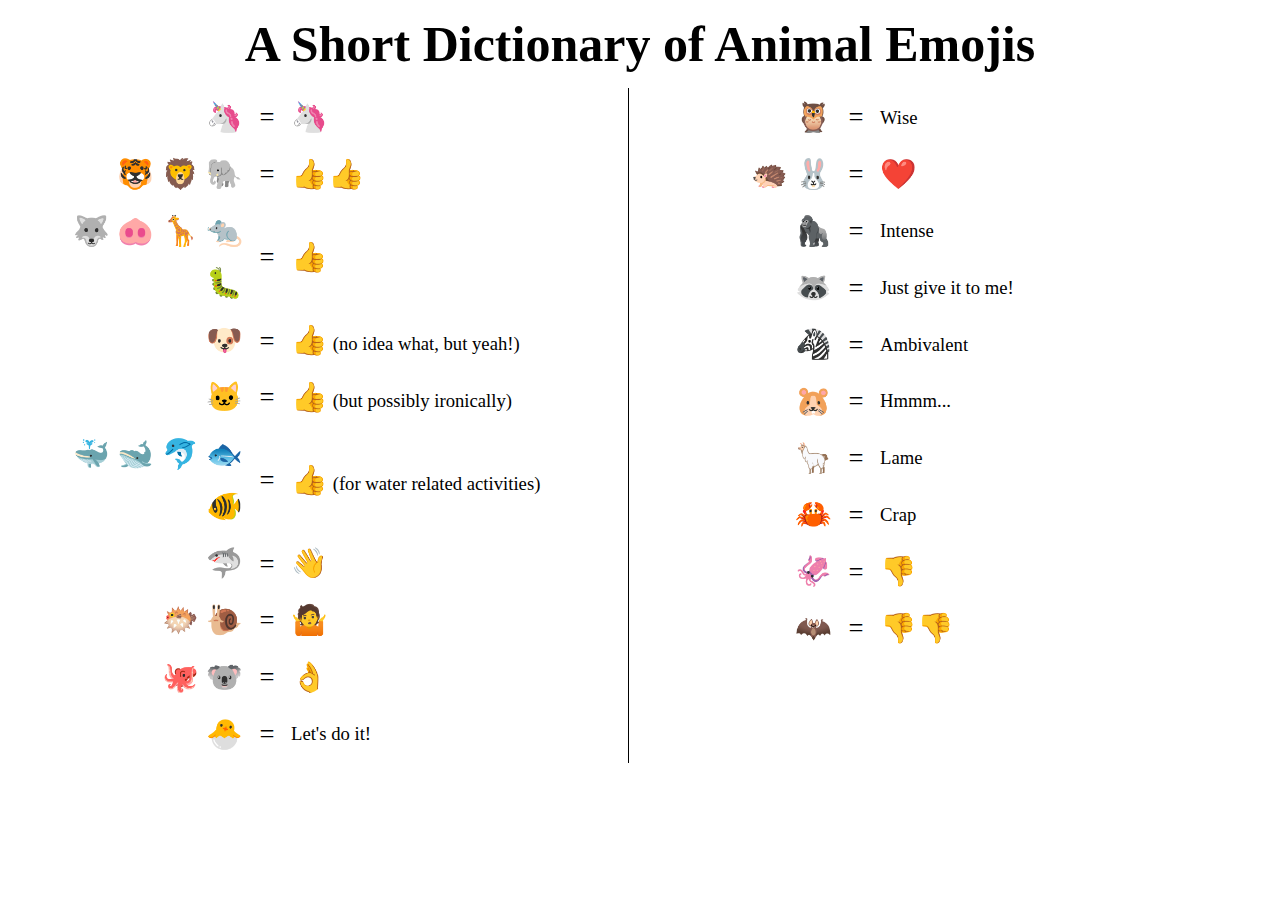
<file: animal-emojis.html>
<!DOCTYPE html>
<html>

<head>
  <meta charset="UTF-8">
  <meta name="description" content="A Short Dictionary of Animal Emojis">
  <title>A Short Dictionary of Animal Emojis</title>
  <style>
    body {
      margin: auto;
    }
    
    h1 {
      text-align: center;
      margin: 15px auto 15px ;
      font-size: 50px;
    }

    span {
      font-size: 22pt;
    }

    td {
      font-size: 14pt;
      line-height: 1.8;
    }

    td:first-child {
      text-align: right;
      width: 200px;
    }

    td:nth-child(2) {
      font-size: 20pt;
      text-align: center;
      width: 40px;
    }

    td:nth-child(3) {
      text-align: left;
    }

    .row {
      width: 1200px;
      margin: auto;
    }

    .column {
      float: left;
      width: 49%;
    }

    .column:first-child {
      border-right-color: black;
      border-right-width: 1px;
      border-right-style: solid;
    }

    /* Clear floats after the columns */
    .row:after {
      content: "";
      display: table;
      clear: both;
    }
  </style>
</head>

<body>
  <header>
    <h1>A Short Dictionary of Animal Emojis</h1>
  </header>
  <main>
    <div class="row">
      <div class="column">
        <table>
          <tbody>
            <tr>
              <td><span role="img" aria-label="">🦄</span></td><!-- Unicorn -->
              <td>=</td>
              <td><span role="img" aria-label="">🦄</span></td>
            </tr>

            <tr>
              <td><span role="img" aria-label="">🐯 🦁 🐘</span></td><!-- Tiger, Lion, Elephant  -->
              <td>=</td>
              <td><span role="img" aria-label="">👍👍</span></td>
            </tr>

            <tr>
              <td><span role="img" aria-label="">🐺 🐽 🦒 🐀 🐛</span></td><!-- Wolf, -->
              <td>=</td>
              <td><span role="img" aria-label="">👍</span></td>
            </tr>

            <tr>
              <td><span role="img" aria-label="dog">🐶</span></td>
              <td>=</td>
              <td><span role="img" aria-label="">👍</span> (no idea what, but yeah!)</td>
            </tr>

            <tr>
              <td><span role="img" aria-label="cat">🐱</span></td>
              <td>=</td>
              <td><span role="img" aria-label="">👍</span> (but possibly ironically)</td>
            </tr>

            <tr>
              <td><span role="img" aria-label="">🐳 🐋 🐬 🐟 🐠 </span></td>
              <td>=</td>
              <td><span role="img" aria-label="">👍</span> (for water related activities)</td>
            </tr>
            <tr>
              <td><span role="img" aria-label="shark">🦈</span></td>
              <td>=</td>
              <td><span role="img">👋</span></td>
            </tr>

            <tr>
              <td><span role="img" aria-label="blowfish snail">🐡 🐌</span></td>
              <td>=</td>
              <td><span role="img" aria-label="">🤷</span></td>
            </tr>

            <tr>
              <td><span role="img" aria-label="">🐙 🐨</span></td><!-- Octopus, Koala -->
              <td>=</td>
              <td><span role="img" aria-label="">👌</span></td>
            </tr>

            <tr>
              <td><span role="img" aria-label="">🐣</span></td><!-- Chick -->
              <td>=</td>
              <td>Let's do it!</td>
            </tr>
          </tbody>
        </table>
      </div>
      <div class="column">
        <table>
          <tbody>
            <tr>
              <td><span role="img" aria-label="">🦉</span></td><!-- Owl -->
              <td>=</td>
              <td>Wise</td>
            </tr>
        
            <!-- <tr>
              <td><span role="img" aria-label="">🦊</span></td>
              <td>=</td>
              <td>Smart</td>
            </tr> -->

            <tr>
              <td><span role="img" aria-label="">🦔 🐰</span></td><!-- Hedgehog -->
              <td>=</td>
              <td><span role="img" aria-label="">❤️</span></td>
            </tr>

            <tr>
              <td><span role="img" aria-label="">🦍</span></td><!-- Gorilla -->
              <td>=</td>
              <td>Intense</td>
            </tr>

            <tr>
              <td><span role="img" aria-label="">🦝</span></td><!-- Raccoon -->
              <td>=</td>
              <td>Just give it to me!</td>
            </tr>

            <tr>
              <td><span role="img" aria-label="">🦓</span></td><!-- Zebra -->
              <td>=</td>
              <td>Ambivalent</td>
            </tr>

            <tr>
              <td><span role="img" aria-label="">🐹</span></td><!-- Hamster -->
              <td>=</td>
              <td>Hmmm...</td>
            </tr>

            <tr>
              <td><span role="img" aria-label="">🦙</span></td><!-- Llama -->
              <td>=</td>
              <td>Lame</td>
            </tr>

            <tr>
              <td><span role="img" aria-label="">🦀</span></td><!-- Crab -->
              <td>=</td>
              <td>Crap</td>
            </tr>

            <tr>
              <td><span role="img" aria-label="">🦑</span></td><!-- Squid -->
              <td>=</td>
              <td><span role="img" aria-label="">👎</span></td>
            </tr>

            <tr>
              <td><span role="img" aria-label="">🦇</span></td><!-- Bat -->
              <td>=</td>
              <td><span role="img" aria-label="">👎👎</span></td>
            </tr>
          </tbody>
        </table>
      </div>
    </div>
  </main>
</body>

</html>
</file>
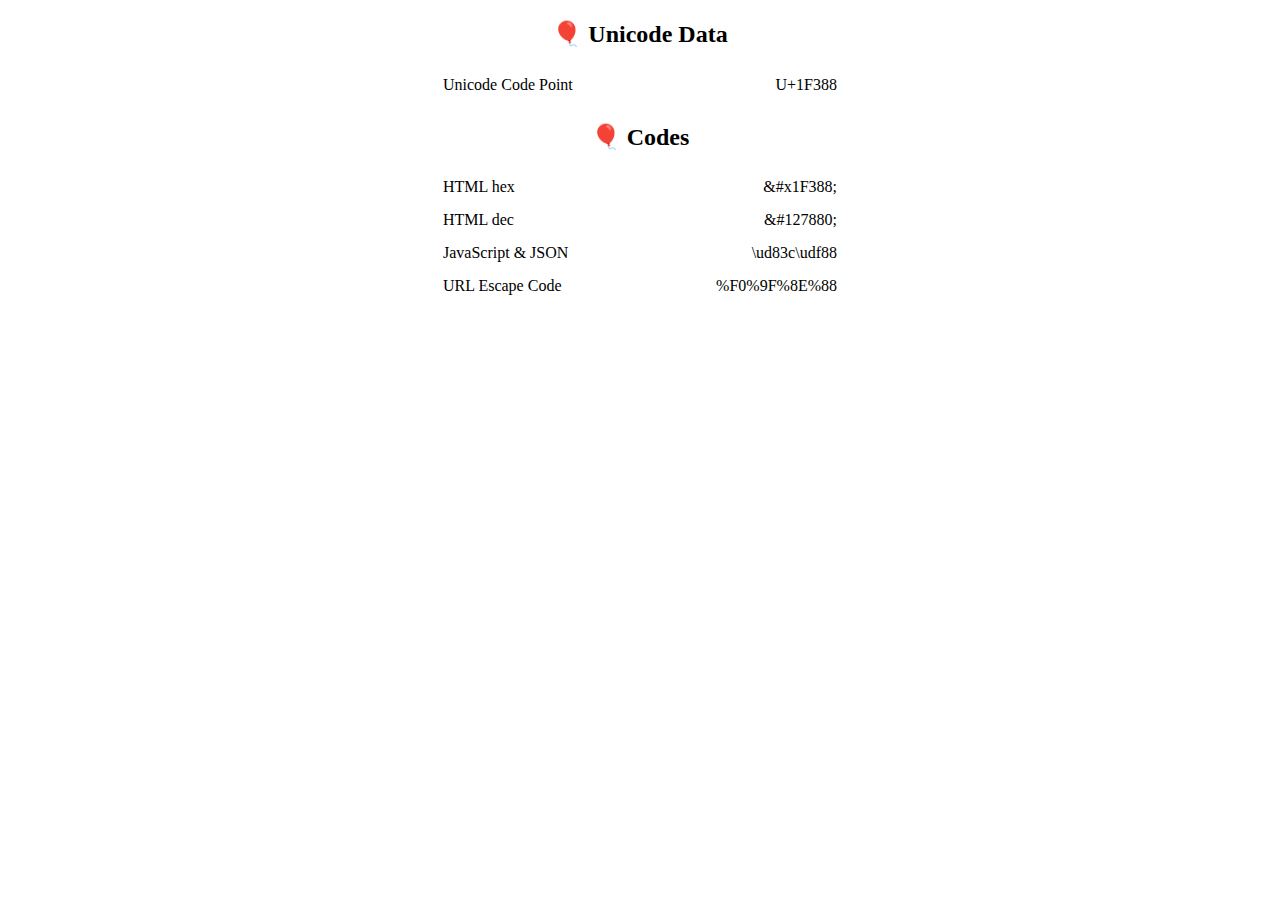
<file: balloon.html>
<!DOCTYPE html>
<html>
<head>
  <meta charset="UTF-8">
  <meta name="description" content="Balloon">
  <title>🎈 Balloon</title>
  <style>
    body { width: 400px; margin: auto; }
    table { width: 400px; }
    h2 { text-align: center; }
    td { line-height: 1.8; } 
    td:first-child { text-align: left; }
    td:nth-child(2) { text-align: right; }
  </style>
</head>

<body>
  <section>
    <h2>🎈 Unicode Data</h2>
    <table> 
      <tbody>
        <tr>
          <td>Unicode Code Point</td>
          <td>U+1F388</td>
        </tr>
      </tbody>
    </table>
  </section>

  <section>
    <h2>🎈 Codes</h2>
    <table>
      <tbody>
        <tr>
          <td>HTML hex</td>
          <td>&amp;#x1F388;</td>
        </tr>
        <tr>
          <td>HTML dec</td>
          <td>&amp;#127880;</td>
        </tr>
        <tr>
          <td>JavaScript &amp; JSON</td>
          <td>\ud83c\udf88</td>
        </tr>
        <tr>
          <td>URL Escape Code</td>
          <td>%F0%9F%8E%88</td>
        </tr>
     </tbody>
    </table>
  </section>
</body>
</html>
</file>
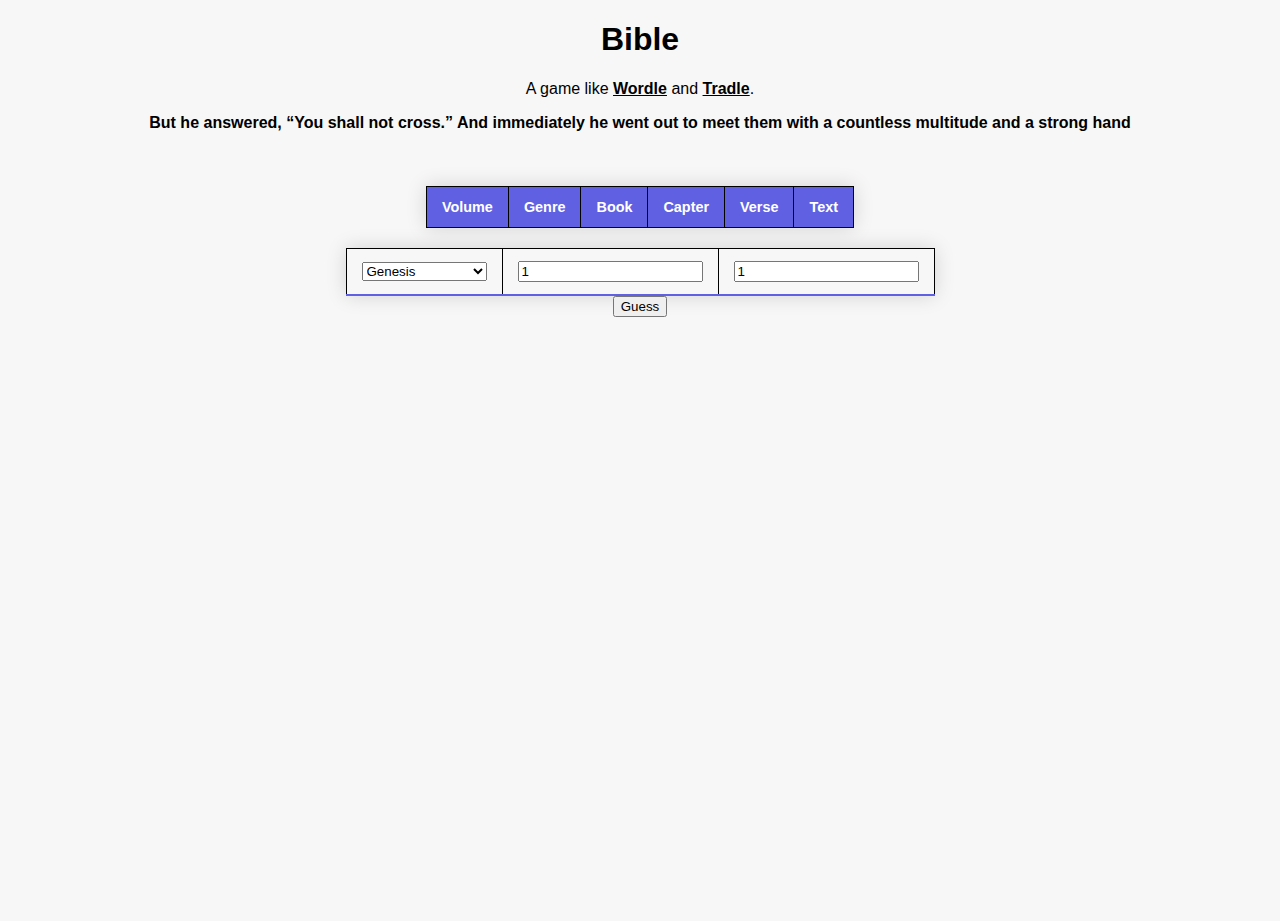
<file: bible.html>
<!DOCTYPE html>
<html lang="en">

<head>
    <meta charset="UTF-8">
    <meta name="viewport" content="width=device-width, initial-scale=1.0">
    <meta name="description" content="Bible, a game like Wordle and Tradle">
    <title>Bible</title>
    <link rel="icon" href="favicon.svg">
    <link rel="stylesheet" type="text/css" href="stylesheet.css">
    <script defer src="bible/bible.js"></script>
    <style>
        body {
            justify-content: center;
            align-items: center;
            height: 100vh;
            margin: 0;
        }

        .centered-section {
            text-align: center;
        }

        table {
            border-collapse: collapse;
            width: 800;
            margin-top: 20px;
            /* Adjust as needed */
        }

        table,
        th,
        td {
            border: 1px solid black;
        }
    </style>
</head>

<body>
    <header>
        <h1>Bible</h1>
        <p>A game like <a href="https://www.nytimes.com/games/wordle/index.html">Wordle</a> and <a
                href="https://games.oec.world/en/tradle/">Tradle</a>.</p>
    </header>
    <main>
        <blockquote>
            <p id="verse-content" style="font-weight: bold;"></p>
            <cite id="verse-citation" style="color: #f7f7f7;"></cite>
        </blockquote>
        <table>
            <thead>
                <tr>
                    <th>Volume</th>
                    <th>Genre</th>
                    <th>Book</th>
                    <th>Capter</th>
                    <th>Verse</th>
                    <th>Text</th>
                </tr>
            </thead>
            <tbody id='user-guesses'>
            </tbody>
        </table>
        <form>
            <table>
                <tbody id="user-input">
                </tbody>
            </table>
            <button type="button" onclick="submitGuess()">Guess</button>
        </form>
    </main>
</body>

</html>
</file>
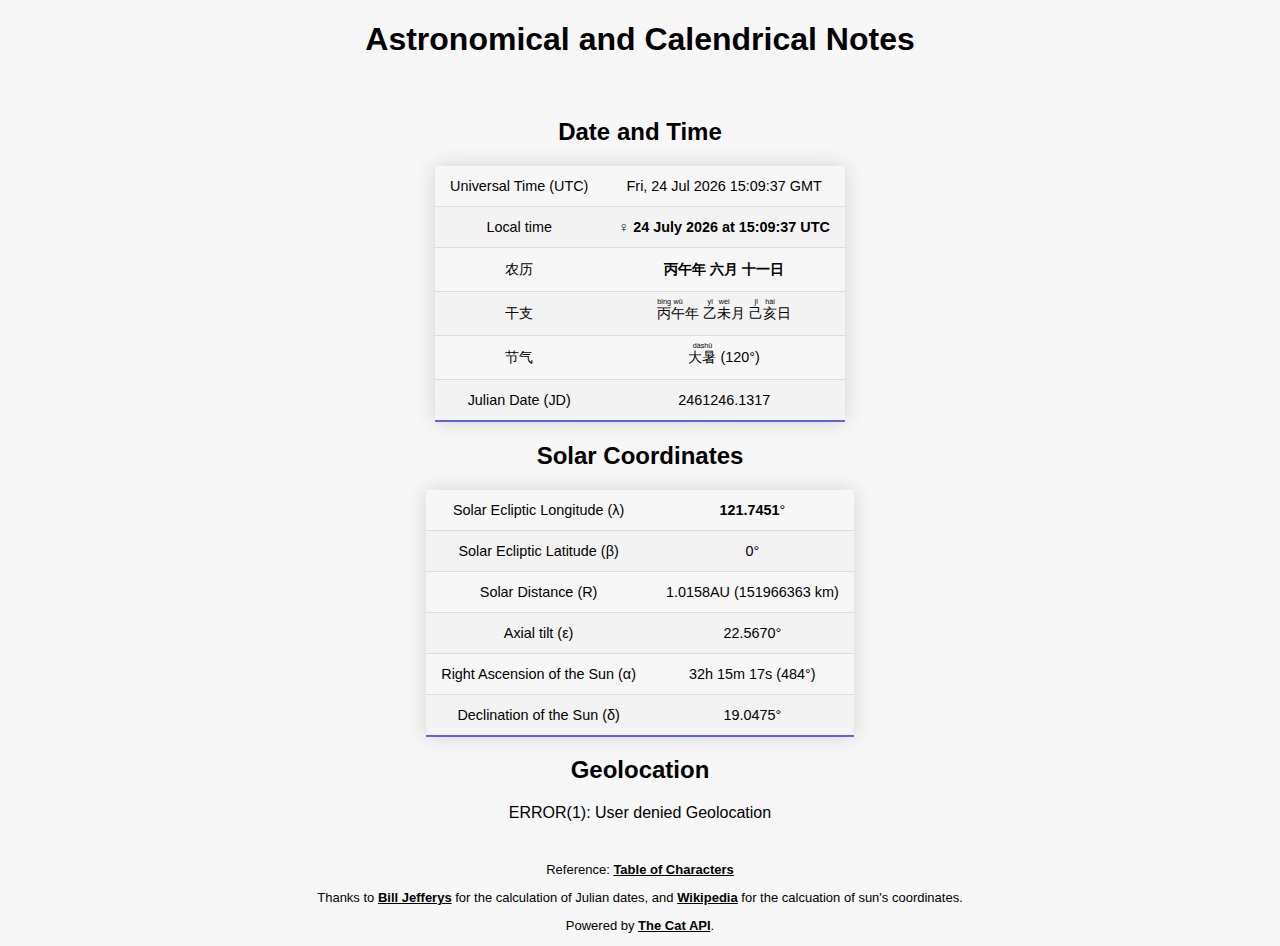
<file: calendar.html>
<!DOCTYPE html>
<html>

<head>
  <meta charset="UTF-8">
  <meta name="description" content="日历">
  <title>日历</title>
  <link rel="icon" href="favicon.svg">
  <link rel="stylesheet" type="text/css" href="stylesheet.css">
  <script src="calendar/symbols.js"></script>
  <script src="calendar/solar-coordinates.js"></script>
  <script src="calendar/sexagenary-cycle.js"></script>
  <script src="calendar/utils.js"></script>
</head>

<body>
  <header>
    <h1>Astronomical and Calendrical Notes</h1>
  </header>
  <main>
    <section>
      <img id='cat-of-the-day'></img>
      <script>
        let requestCatMeta = new XMLHttpRequest();
        requestCatMeta.onload = function () {
          let url = requestCatMeta.response[0].url;
          document.getElementById("cat-of-the-day").setAttribute("src", url);
        }
        requestCatMeta.onerror = function () {
          console.error("Error while retrieving cat.");
        }
        requestCatMeta.open("GET", "https://api.thecatapi.com/v1/images/search");
        requestCatMeta.responseType = "json";
        requestCatMeta.send();
      </script>
    </section>
    <section>
      <h2>Date and Time</h2>
      <table>
        <tbody>
          <tr>
            <td>Universal Time (UTC)</td>
            <td id="utc-datetime"></td>
          </tr>
          <tr>
            <td>Local time</td>
            <td><strong id="local-datetime"></strong></td>
          </tr>
          <tr>
            <td>农历</td>
            <td><strong id="nongli"></strong></td>
          </tr>
          <tr>
            <td>干支</td>
            <td id="sexagenary-date"></td>
          </tr>
          <tr>
            <td>节气</td>
            <td id="solar-term"></td>
          </tr>
          <tr>
            <td>Julian Date (JD)</td>
            <td id="julian-date"></td>
          </tr>
          <!--
          <tr>
            <td>卦</td>
            <td id="gua"></td>
          </tr>
        -->
        </tbody>
      </table>
    </section>
    <section>
      <h2>Solar Coordinates</h2>
      <table>
        <tbody>
          <tr>
            <td>Solar Ecliptic Longitude (&lambda;)</td>
            <td class="degree"><strong id="solar-longitude"></strong></td>
          </tr>
          <tr>
            <td>Solar Ecliptic Latitude (&beta;)</td>
            <td class="degree" id="solar-latitude"></td>
          </tr>
          <tr>
            <td>Solar Distance (R)</td>
            <td id="solar-distance"></td>
          </tr>
          <tr>
            <td>Axial tilt (&epsilon;)</td>
            <td class="degree" id="axial-tilt"></td>
          </tr>
          <tr>
            <td>Right Ascension of the Sun (&alpha;)</td>
            <td id="right-ascension"></td>
          </tr>
          <tr>
            <td>Declination of the Sun (&delta;)</td>
            <td class="degree" id="declination"></td>
          </tr>
        </tbody>
      </table>
    </section>
    <section>
      <h2>Geolocation</h2>
      <p id="geolocation"></p>
    </section>
  </main>
  <footer>
    <p style="text-align: center;">Reference: <a href="characters.html">Table of Characters</a></p>
    <p>Thanks to <a href="https://quasar.as.utexas.edu/BillInfo/JulianDatesG.html">Bill Jefferys</a> for the calculation
      of Julian dates,
      and <a href="https://en.wikipedia.org/wiki/Position_of_the_Sun">Wikipedia</a> for the calcuation of sun's
      coordinates.</p>
    <p>Powered by <a href="https://thecatapi.com/">The Cat API</a>.</p>
    </p>
  </footer>
  <script>
    /*
    function getCustomDateString(date) {
      let weekday = date.getDay();
      weekday = PLANETARY_SYMBOLS[weekday][0];
      date = date.toLocaleDateString("ar-EG").replace(/\//g, "-");
      // let latinDate = convertToLatinDate(date.getFullYear(), date.getMonth(), date.getDate());
      return weekday + " " + latinDate;
    }
    */

    navigator.geolocation.getCurrentPosition(
      function (pos) {
        const crd = pos.coords;
        document.getElementById("geolocation").textContent = `Latitude : ${crd.latitude}, Longitude: ${crd.longitude}, Accuracy: ${crd.accuracy} meters.`;
      },
      function (err) {
        document.getElementById("geolocation").textContent = `ERROR(${err.code}): ${err.message}`;
      },
      options = {
        enableHighAccuracy: true,
        timeout: 5000,
        maximumAge: 0,
      }
    );

    let now = new Date();
    document.getElementById("utc-datetime").textContent = now.toUTCString();
    document.getElementById("local-datetime").textContent = getLocalDatetime(now);

    setChineseDate(now, 'nongli');

    let julianDate = calculateJulianDate(now);
    let { longitude, latitude, distance } = calculateSolarEclipicCoordinates(julianDate);

    document.getElementById("sexagenary-date").innerHTML = getSexagenaryDate(now, longitude);
    document.getElementById("solar-term").innerHTML = getSolarTerm(longitude);
    document.getElementById("julian-date").textContent = julianDate.toFixed(4);

    document.getElementById("solar-longitude").textContent = longitude.toFixed(4);
    document.getElementById("solar-latitude").textContent = latitude;
    document.getElementById("solar-distance").textContent = `${distance.toFixed(4)}AU (${Math.round(distance * ASTRONOMICAL_UNIT / 1000)} km)`;

    let obliquity = calculateAxialTilt(julianDate);
    document.getElementById("axial-tilt").textContent = obliquity.toFixed(4);

    let { rightAscension, declination } = calculateEquitorialCoordiantes(longitude, obliquity);
    let { degree, minute, second } = getHourMinuteSecond(rightAscension);
    document.getElementById("right-ascension").textContent = `${degree}h ${minute}m ${second.toFixed(0)}s (${rightAscension.toFixed(0)}°)`;
    document.getElementById("declination").textContent = declination.toFixed(4);

  </script>
</body>

</html>
</file>
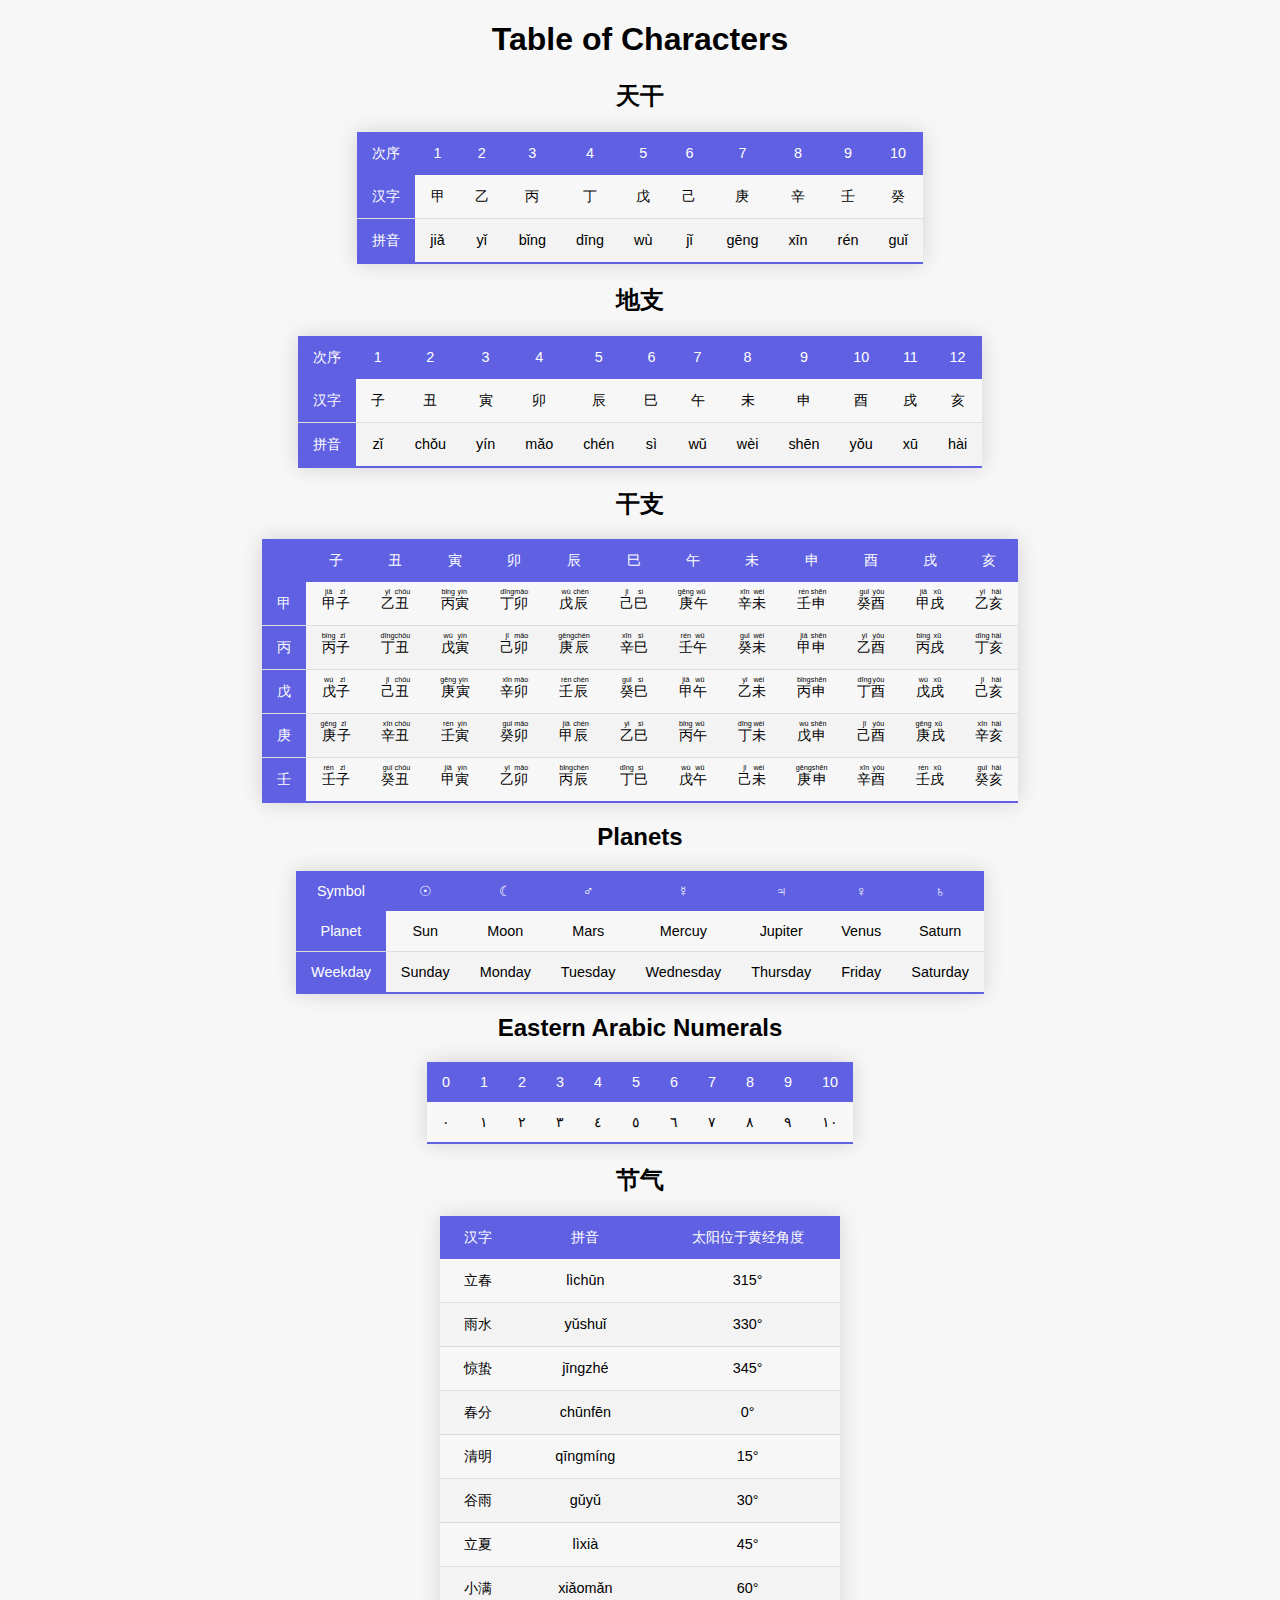
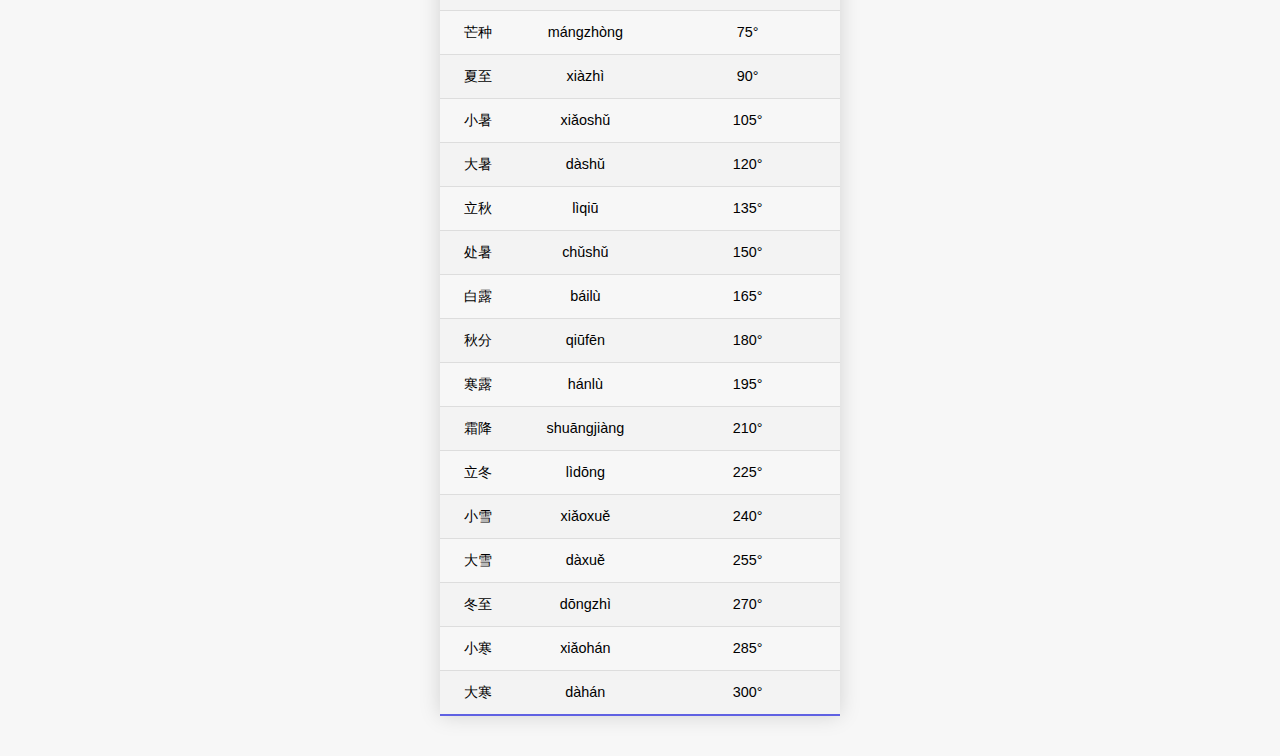
<file: characters.html>
<!DOCTYPE html>
<html>

<head>
  <meta charset="UTF-8">
  <meta name="description" content="Table of Characters">
  <title>Table of Characters</title>
  <link rel="icon" href="favicon.svg">
  <link rel="stylesheet" type="text/css" href="stylesheet.css">
  <script src="calendar/symbols.js"></script>
  <script src="calendar/sexagenary-cycle.js"></script>
  <script src="calendar/utils.js"></script>
</head>

<body>
  <header>
    <h1>Table of Characters</h1>
  </header>
  <main>
    <section>
      <h2>天干</h2>
      <table id="tiangan">
      </table>
    </section>
    <section>
      <h2>地支</h2>
      <table id="dizhi">
      </table>
    </section>
    <section>
      <h2>干支</h2>
      <table>
        <thead>
          <tr id="ganzhi-caption">
            <td></td>
          </tr>
        </thead>
        <tbody id="ganzhi-table" class="decorated">
        </tbody>
      </table>
    </section>
    <section>
      <h2>Planets</h2>
      <table id="planets">
      </table>
    </section>
    <section>
      <h2>Eastern Arabic Numerals</h2>
      <table id="arabic-numerals">
      </table>
    </section>
    <section>
      <h2>节气</h2>
      <table id="jieqi">
      </table>
    </section>
  </main>
  <footer>
  </footer>
  <script>

    // Create Sexagenary Table Caption
    let sexagenaryCaption = document.getElementById("ganzhi-caption");
    EARTHLY_BRANCHES.forEach((elem) => {
      let col = document.createElement("td");
      col.innerText = elem[0];
      sexagenaryCaption.appendChild(col);
    });

    // Add Sexagenary Table Rows
    let sexagenaryTable = document.getElementById("ganzhi-table");
    let row = undefined;
    for (let i = 0; i < 60; i++) {
      if (i % 12 == 0) {
        row = document.createElement("tr");
        let col = document.createElement("td");
        j = i % 10;
        col.innerText = HEAVENLY_STEMS[j][0];
        row.appendChild(col); 
      }            
      let col = document.createElement("td");
      col.innerHTML = getSexagenaryCycle(i);
      row.appendChild(col);
      if ((i + 1) % 12 == 0) {
        sexagenaryTable.appendChild(row);
      }
    }

    // Add heavenly stems
    createHorizontalTable(HEAVENLY_STEMS_WITH_CAPTIONS, document.getElementById("tiangan"));
    // Add earthly branches
    createHorizontalTable(EARTHLY_BRANCHES_WITH_CAPTIONS, document.getElementById("dizhi"));

    // Add solar terms
    createVerticalTable(SOLAR_TERMS_WITH_CAPTIONS, document.getElementById("jieqi"));
    // Add planetary symbols
    createHorizontalTable(PLANETARY_SYMBOLS_WITH_CAPTIONS, document.getElementById("planets"), false);
    // Add eastern Arabic numberals
    createHorizontalTable(EASTERN_ARABIC_NUMERALS, document.getElementById("arabic-numerals"), true, false);   
  </script>
</body>

</html>
</file>
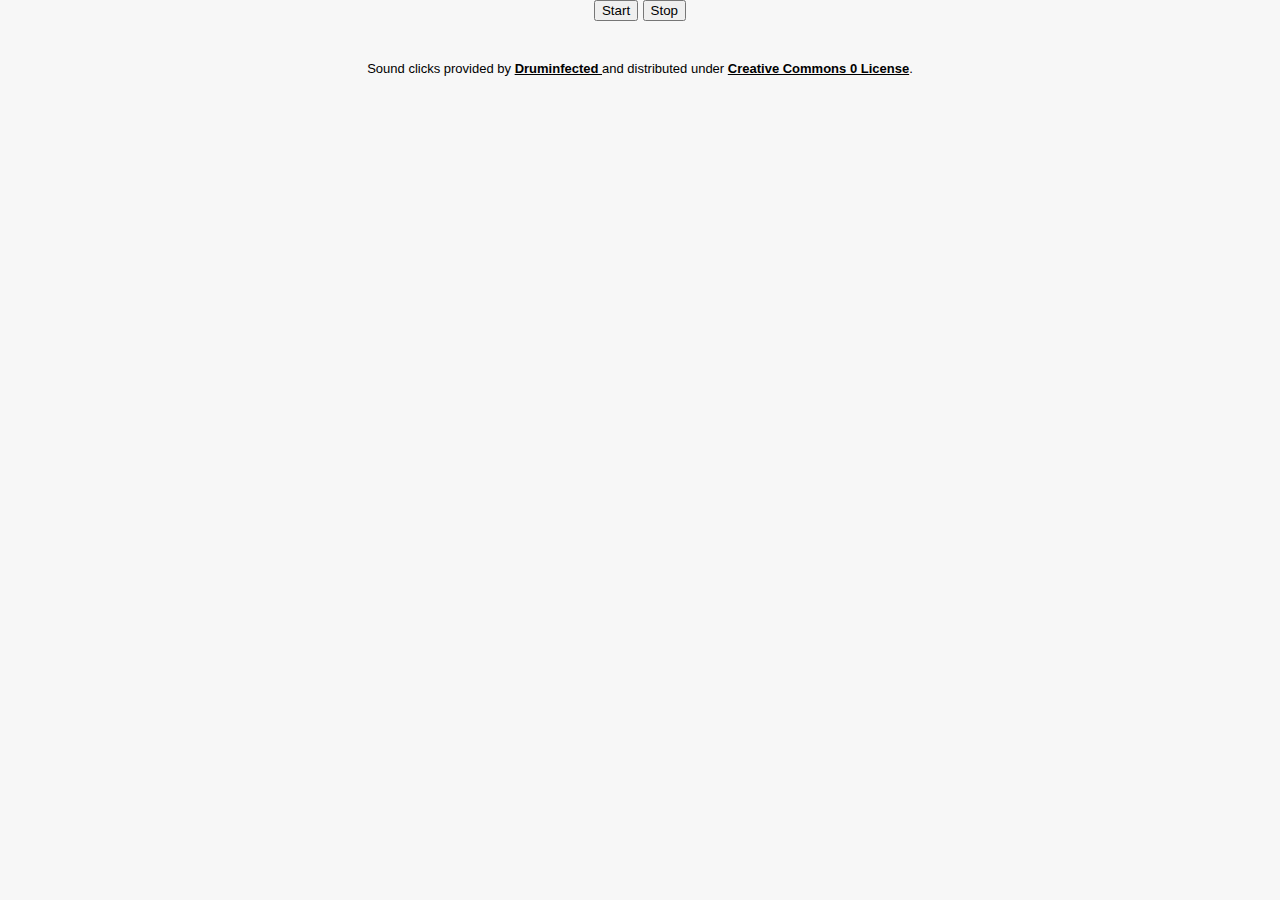
<file: metronome.html>
<!DOCTYPE html>
<html>

<head>
    <meta charset="UTF-8">
    <meta name="description" content="Metronome">
    <title>Metronome</title>
    <link rel="icon" href="favicon.svg">
    <link rel="stylesheet" type="text/css" href="stylesheet.css">
</head>

<body>
    <script>
        let on = false;
        let stressed = new Audio("metronome/stressed.mp3");
        let beat = new Audio("metronome/beat.mp3");

        function play_stressed() {
            console.debug("Play stressed beat.")
            stressed.play();
        }

        function play_beat() {
            console.debug("Play beat.")
            beat.play();
        }

        function stop() {
            console.debug("Stop metronome.");
            on = false;
        }

        function start(upper = 4, lower = 4, bpm = 80) {
            console.debug("Start metronome.");
            on = true;
            interval_ms = 60/80 * 1000;
            while (on) {
                setTimeout(play_stressed, interval_ms);
            }
        }
    </script>

    <main>
        <form>
            <button type="button" onclick="start()">Start</button>
            <button type="button" onclick="stop()">Stop</button>
        </form>
    </main>
    <footer>
        <p>Sound clicks provided by
            <a href="https://freesound.org/people/Druminfected/">Druminfected
            </a>
            and distributed under <a href="https://creativecommons.org/publicdomain/zero/1.0/">Creative Commons 0
                License</a>.
        </p>
    </footer>
</body>
</file>
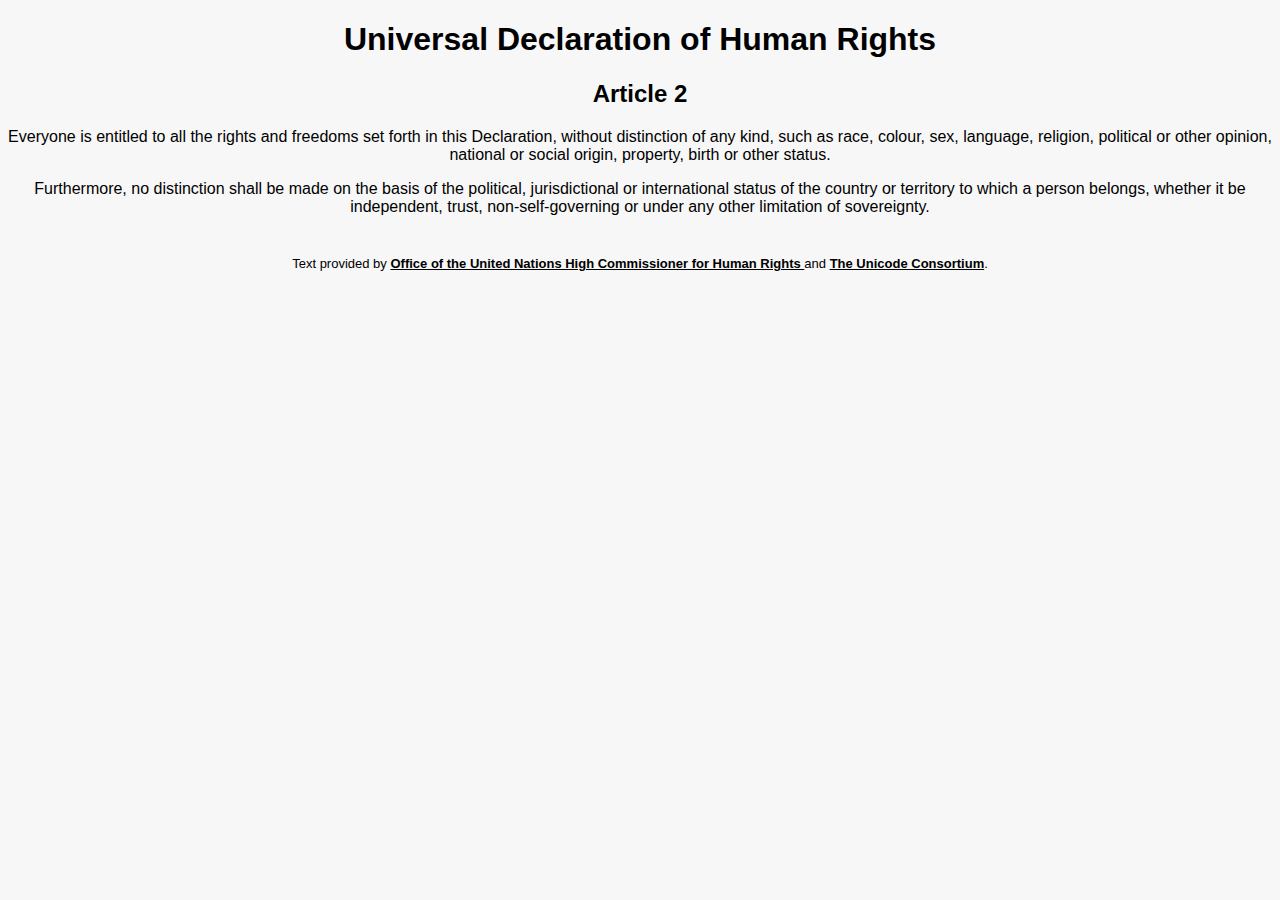
<file: udhr.html>
<!DOCTYPE html>
<html>
<head>
  <meta charset="UTF-8">
  <meta name="description" content="Universal Declaration of Human Rights">
  <title>Universal Declaration of Human Rights</title>
  <link rel="icon" href="favicon.svg">
  <link rel="stylesheet" type="text/css" href="stylesheet.css">
</head>

<body>
  <header>
    <h1 id="udhr-title"></h1> 
  </header>
  <main>
    <h2 id="article-title"></h2>
    <div id="article-text"></div>
  </main>
  <footer>
    <p>Text provided by 
      <a href="https://www.ohchr.org/">
        Office of the United Nations High Commissioner for Human Rights
      </a>
      and
      <a href="https://unicode.org/udhr/">The Unicode Consortium</a>.
    </p>
  </footer>
  <script>
    function displayUdhr() {
      udhrTitle = xhr.responseXML.querySelector("udhr title");
      document.getElementById("udhr-title").textContent = udhrTitle.textContent;
      
      articles = xhr.responseXML.querySelectorAll("article");
      article = articles[Math.floor(Math.random() * articles.length)];
      articleTitle = article.querySelector("title");
      document.getElementById("article-title").textContent = articleTitle.textContent;

      articleText = "";
      paragraphs = article.querySelectorAll("para");
      paragraphs.forEach(p => articleText += "<p>" + p.textContent + "</p>");
      document.getElementById("article-text").innerHTML = articleText;
    }
    
    var xhr = new XMLHttpRequest();
    xhr.onload = displayUdhr; 
    xhr.onerror = function() {
      console.error("Error while getting human right.");
    }
    xhr.open("GET", "udhr/xml/udhr_eng.xml");
    xhr.responseType = "document";
    xhr.send();
 </script>
</body>
</html>
</file>
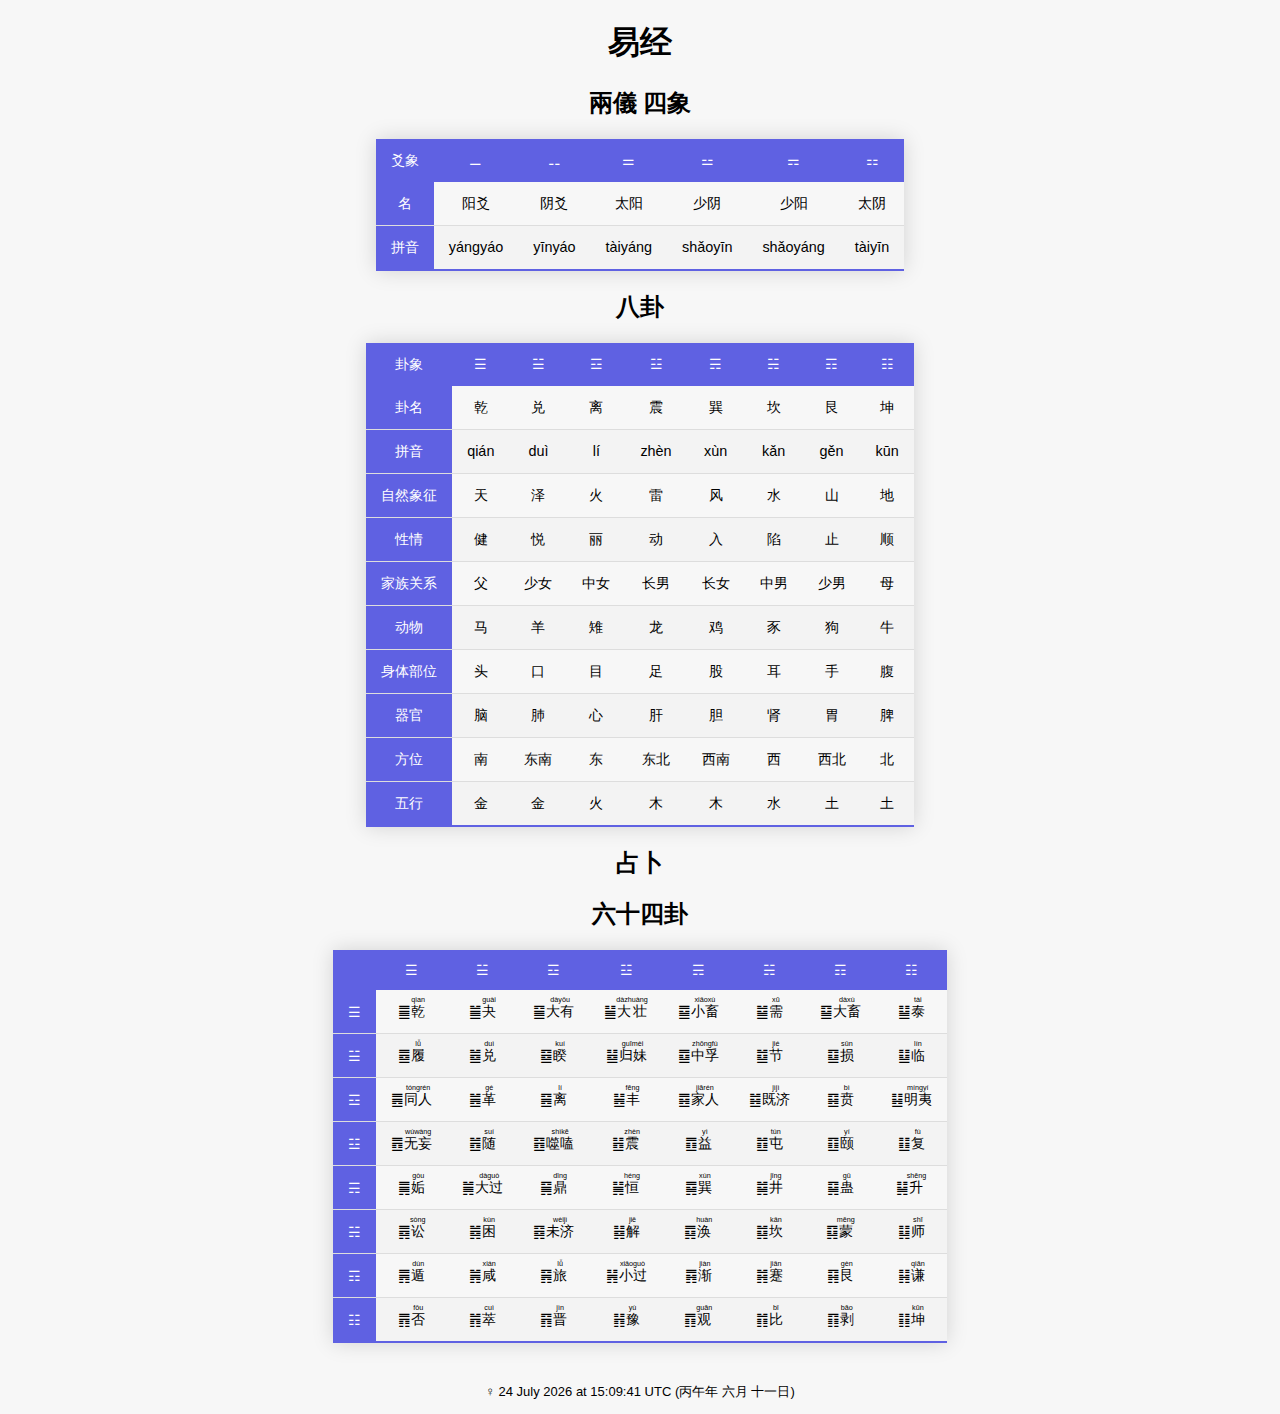
<file: yijing.html>
<!DOCTYPE html>
<html>

<head>
  <meta charset="UTF-8">
  <meta name="description" content="易经">
  <title>易经</title>
  <link rel="icon" href="favicon.svg">
  <link rel="stylesheet" type="text/css" href="stylesheet.css">
  <script src="calendar/yijing.js"></script>
  <script src="calendar/symbols.js"></script>
  <script src="calendar/utils.js"></script>
</head>

<body>
  <header>
    <h1>易经</h1>
  </header>
  <main>
    <section>
      <h2>兩儀 四象</h2>
      <table id="sixiang">
      </table>
    </section>
    <section>
      <h2>八卦</h2>
      <table id="bagua">
      </table>
    </section>
    <section>
      <h2 onclick='divinate(document.getElementById("divination"))'>占卜</h2>
      <table id='divination' style="display: none; font-family: 'Courier New', Courier, monospace;">
        <thead>
          <tr>
            <td>爻</td>
            <td>原卦</td>
            <td>变卦</td>
          </tr>
        </thead>
      </table>
    </section>
    <section>
      <h2>六十四卦</h2>
      <table id="liusigua">
        <thead>
          <tr id="liusigua-caption">
            <td></td>
          </tr>
        </thead>
        <tbody id="liusigua-table" class="decorated">
        </tbody>
      </table>
    </section>
  </main>
  <footer>
    <p style="text-align: center;"><span id="local-datetime" ></span> (<span id="nongli"></span>)</p>
    <script>
      now = new Date();
      document.getElementById("local-datetime").textContent = getLocalDatetime(now);
      setChineseDate(now, "nongli");
    </script>
  </footer>
  <script>

    let liusiguaCaption = document.getElementById('liusigua-caption');
    BAGUA.forEach((elem) => {
      let col = document.createElement("td");
      col.innerText = elem[0];
      liusiguaCaption.appendChild(col);
    });

    let liusiguaTable = document.getElementById("liusigua-table");
    for (let i = 0; i < 64; i++) {
      if (i % 8 == 0) {
        row = document.createElement("tr");
        let col = document.createElement("td");
        col.innerText = BAGUA[Math.floor(i / 8)][0];
        row.appendChild(col);
      }
      let col = document.createElement('td');
      col.innerHTML = getGua(63 - i);
      row.appendChild(col);
      if ((i + 1) % 8 == 0) {
        liusiguaTable.appendChild(row);
      }
    }
    // Add 四象
    createHorizontalTable(SIXIANG_WITH_CAPTIONS, document.getElementById("sixiang"), false);

    // Add 八卦
    createHorizontalTable(BAGUA_WITH_CAPTIONS, document.getElementById("bagua"), false);

    /* Does not work due to CORS
    function checkLinks() {
      X64[3].map((val) => fetch(`https://ctext.org/book-of-changes/${val}/zhs`)
        .then(response => {
          if (!response.ok) {
            throw new Error(`HTTP error! status: ${response.status}`);
          }
        })
      );
    }
    */
  </script>


</body>

</html>
</file>
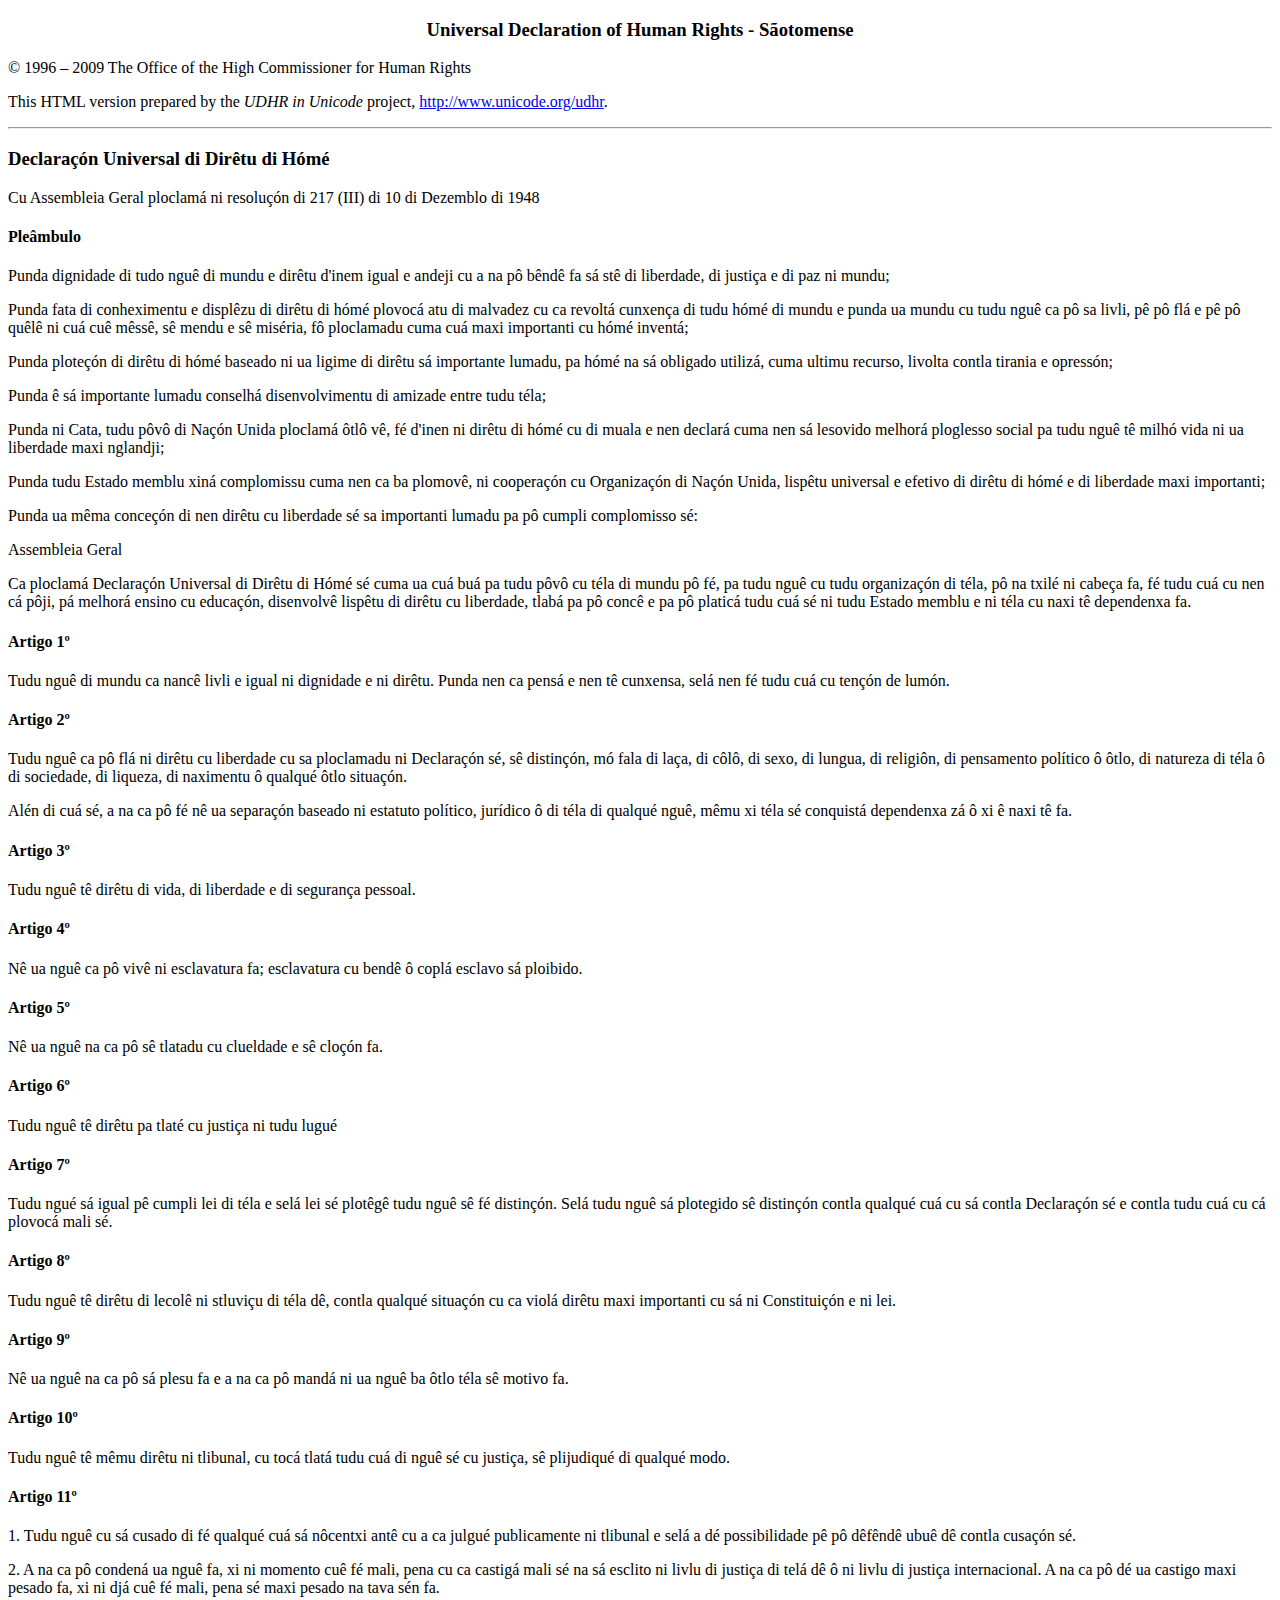
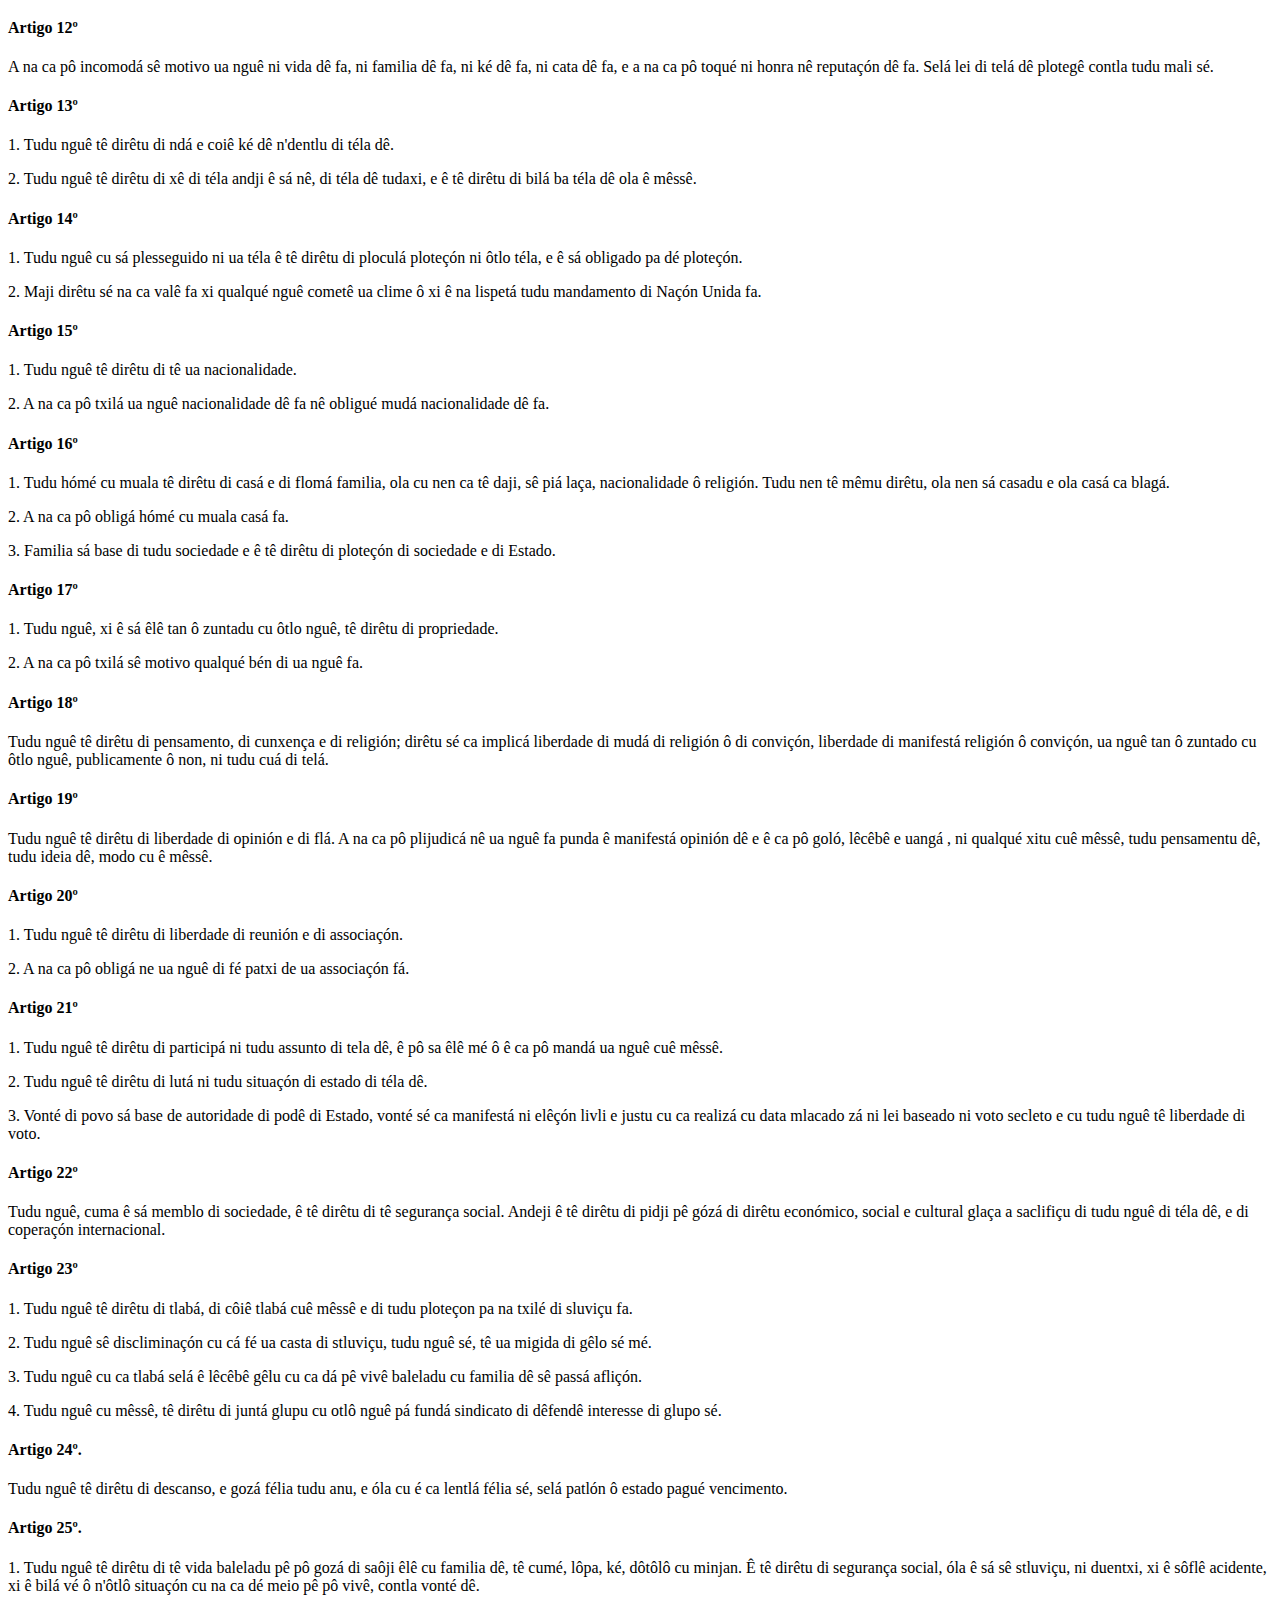
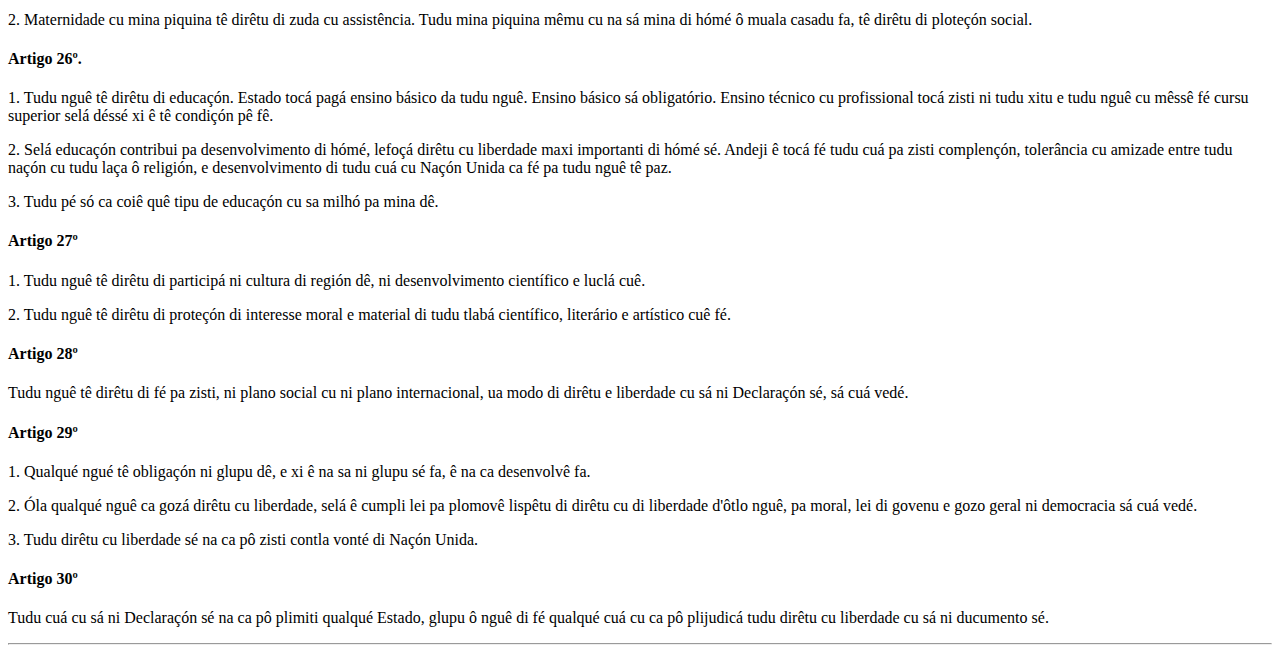
<file: udhr/html/udhr_007.html>
<!DOCTYPE html
  PUBLIC "-//W3C//DTD XHTML 1.0 Strict//EN" "http://www.w3.org/TR/xhtml1/DTD/xhtml1-strict.dtd">
<html xmlns="http://www.w3.org/1999/xhtml" lang="en">
   <head>
      <meta http-equiv="Content-Type" content="text/html; charset=UTF-8"/>
      <title>UDHR - Sãotomense</title>
   </head>
   <body dir="ltr">
      <h3 style="text-align:center">Universal Declaration of Human Rights - Sãotomense</h3>
      <p>© 1996 – 2009 The Office of the High Commissioner for Human Rights</p>
      <p>This HTML version prepared by the <i>UDHR in Unicode</i>
	project, <a href="https://www.unicode.org/udhr">http://www.unicode.org/udhr</a>.</p>
      <hr/>
      <div lang="cri" xml:lang="cri" dir="ltr">
         <h3>Declaraçón Universal di Dirêtu di Hómé</h3>

  
         <p>Cu Assembleia Geral ploclamá ni resoluçón di 217 (III) di 10 di Dezemblo di 1948</p>
  

  
         <h4>Pleâmbulo</h4>
         <p>Punda dignidade di tudo nguê di mundu e dirêtu d'inem igual e andeji cu a na pô bêndê fa sá stê di liberdade, di justiça e di paz ni mundu;</p>
         <p>Punda fata di conheximentu e displêzu di dirêtu di hómé plovocá atu di malvadez cu ca revoltá cunxença di tudu hómé di mundu e punda ua mundu cu tudu nguê ca pô sa livli, pê pô flá e pê pô quêlê ni cuá cuê mêssê, sê mendu e sê miséria, fô ploclamadu cuma cuá maxi importanti cu hómé inventá;</p>
         <p>Punda ploteçón di dirêtu di hómé baseado ni ua ligime di dirêtu sá importante lumadu, pa hómé na sá obligado utilizá, cuma ultimu recurso, livolta contla tirania e opressón;</p>
         <p>Punda ê sá importante lumadu conselhá disenvolvimentu di amizade entre tudu téla;</p>
         <p>Punda ni Cata, tudu pôvô di Naçón Unida ploclamá ôtlô vê, fé d'inen ni dirêtu di hómé cu di muala e nen declará cuma nen sá lesovido melhorá ploglesso social pa tudu nguê tê milhó vida ni ua liberdade maxi nglandji;</p>
         <p>Punda tudu Estado memblu xiná complomissu cuma nen ca ba plomovê, ni cooperaçón cu Organizaçón di Naçón Unida, lispêtu universal e efetivo di dirêtu di hómé e di liberdade maxi importanti;</p>
         <p>Punda ua mêma conceçón di nen dirêtu cu liberdade sé sa importanti lumadu pa pô cumpli complomisso sé:</p>
         <p>Assembleia Geral</p>
         <p>Ca ploclamá Declaraçón Universal di Dirêtu di Hómé sé cuma ua cuá buá pa tudu pôvô cu téla di mundu pô fé, pa tudu nguê cu tudu organizaçón di téla, pô na txilé ni cabeça fa, fé tudu cuá cu nen cá pôji, pá melhorá ensino cu educaçón, disenvolvê lispêtu di dirêtu cu liberdade, tlabá pa pô concê e pa pô platicá tudu cuá sé ni tudu Estado memblu e ni téla cu naxi tê dependenxa fa.</p>
  

  
         <h4>Artigo 1º</h4>
         <p>Tudu nguê di mundu ca nancê livli e igual ni dignidade e ni dirêtu. Punda nen ca pensá e nen tê cunxensa, selá nen fé tudu cuá cu tençón de lumón.</p>
  
  
         <h4>Artigo 2º</h4>
         <p>Tudu nguê ca pô flá ni dirêtu cu liberdade cu sa ploclamadu ni Declaraçón sé, sê distinçón, mó fala di laça, di côlô, di sexo, di lungua, di religiôn, di pensamento político ô ôtlo, di natureza di téla ô di sociedade, di liqueza, di naximentu ô qualqué ôtlo situaçón.</p>
         <p>Alén di cuá sé, a na ca pô fé nê ua separaçón baseado ni estatuto político, jurídico ô di téla di qualqué nguê, mêmu xi téla sé conquistá dependenxa zá ô xi ê naxi tê fa.</p>
  
  
         <h4>Artigo 3º</h4>
         <p>Tudu nguê tê dirêtu di vida, di liberdade e di segurança pessoal.</p>
  
  
         <h4>Artigo 4º</h4>
         <p>Nê ua nguê ca pô vivê ni esclavatura fa; esclavatura cu bendê ô coplá esclavo sá ploibido.</p>
  
  
         <h4>Artigo 5º</h4>
         <p>Nê ua nguê na ca pô sê tlatadu cu clueldade e sê cloçón fa.</p>
  
  
         <h4>Artigo 6º</h4>
         <p>Tudu nguê tê dirêtu pa tlaté cu justiça ni tudu lugué</p>
  
  
         <h4>Artigo 7º</h4>
         <p>Tudu ngué sá igual pê cumpli lei di téla e selá lei sé plotêgê tudu nguê sê fé distinçón. Selá tudu nguê sá plotegido sê distinçón contla qualqué cuá cu sá contla Declaraçón sé e contla tudu cuá cu cá plovocá mali sé.</p>
  
  
         <h4>Artigo 8º</h4>
         <p>Tudu nguê tê dirêtu di lecolê ni stluviçu di téla dê, contla qualqué situaçón cu ca violá dirêtu maxi importanti cu sá ni Constituiçón e ni lei.</p>
  
  
         <h4>Artigo 9º</h4>
         <p>Nê ua nguê na ca pô sá plesu fa e a na ca pô mandá ni ua nguê ba ôtlo téla sê motivo fa.</p>
  
  
         <h4>Artigo 10º</h4>
         <p>Tudu nguê tê mêmu dirêtu ni tlibunal, cu tocá tlatá tudu cuá di nguê sé cu justiça, sê plijudiqué di qualqué modo.</p>
  
  
         <h4>Artigo 11º</h4>
    
      
        <p>1. Tudu nguê cu sá cusado di fé qualqué cuá sá nôcentxi antê cu a ca julgué publicamente ni tlibunal e selá a dé possibilidade pê pô dêfêndê ubuê dê contla cusaçón sé.</p>
      
      
        <p>2. A na ca pô condená ua nguê fa, xi ni momento cuê fé mali, pena cu ca castigá mali sé na sá esclito ni livlu di justiça di telá dê ô ni livlu di justiça internacional. A na ca pô dé ua castigo maxi pesado fa, xi ni djá cuê fé mali, pena sé maxi pesado na tava sén fa.</p>
      
    
  
  
         <h4>Artigo 12º</h4>
         <p>A na ca pô incomodá sê motivo ua nguê ni vida dê fa, ni familia dê fa, ni ké dê fa, ni cata dê fa, e a na ca pô toqué ni honra nê reputaçón dê fa. Selá lei di telá dê plotegê contla tudu mali sé.</p>
  
  
         <h4>Artigo 13º</h4>
    
      
        <p>1. Tudu nguê tê dirêtu di ndá e coiê ké dê n'dentlu di téla dê.</p>
      
      
        <p>2. Tudu nguê tê dirêtu di xê di téla andji ê sá nê, di téla dê tudaxi, e ê tê dirêtu di bilá ba téla dê ola ê mêssê.</p>
      
    
  
  
         <h4>Artigo 14º</h4>
    
      
        <p>1. Tudu nguê cu sá plesseguido ni ua téla ê tê dirêtu di ploculá ploteçón ni ôtlo téla, e ê sá obligado pa dé ploteçón.</p>
      
      
        <p>2. Maji dirêtu sé na ca valê fa xi qualqué nguê cometê ua clime ô xi ê na lispetá tudu mandamento di Naçón Unida fa.</p>
      
    
  
  
         <h4>Artigo 15º</h4>
    
      
        <p>1. Tudu nguê tê dirêtu di tê ua nacionalidade.</p>
      
      
        <p>2. A na ca pô txilá ua nguê nacionalidade dê fa nê obligué mudá nacionalidade dê fa.</p>
      
    
  
  
         <h4>Artigo 16º</h4>
    
      
        <p>1. Tudu hómé cu muala tê dirêtu di casá e di flomá familia, ola cu nen ca tê daji, sê piá laça, nacionalidade ô religión. Tudu nen tê mêmu dirêtu, ola nen sá casadu e ola casá ca blagá.</p>
      
      
        <p>2. A na ca pô obligá hómé cu muala casá fa.</p>
      
      
        <p>3. Familia sá base di tudu sociedade e ê tê dirêtu di ploteçón di sociedade e di Estado.</p>
      
    
  
  
         <h4>Artigo 17º</h4>
    
      
        <p>1. Tudu nguê, xi ê sá êlê tan ô zuntadu cu ôtlo nguê, tê dirêtu di propriedade.</p>
      
      
        <p>2. A na ca pô txilá sê motivo qualqué bén di ua nguê fa.</p>
      
    
  
  
         <h4>Artigo 18º</h4>
         <p>Tudu nguê tê dirêtu di pensamento, di cunxença e di religión; dirêtu sé ca implicá liberdade di mudá di religión ô di conviçón, liberdade di manifestá religión ô conviçón, ua nguê tan ô zuntado cu ôtlo nguê, publicamente ô non, ni tudu cuá di telá.</p>
  
  
         <h4>Artigo 19º</h4>
         <p>Tudu nguê tê dirêtu di liberdade di opinión e di flá. A na ca pô plijudicá nê ua nguê fa punda ê manifestá opinión dê e ê ca pô goló, lêcêbê e uangá , ni qualqué xitu cuê mêssê, tudu pensamentu dê, tudu ideia dê, modo cu ê mêssê.</p>
  
  
         <h4>Artigo 20º</h4>
    
      
        <p>1. Tudu nguê tê dirêtu di liberdade di reunión e di associaçón.</p>
      
      
        <p>2. A na ca pô obligá ne ua nguê di fé patxi de ua associaçón fá.</p>
      
    
  
  
         <h4>Artigo 21º</h4>
    
      
        <p>1. Tudu nguê tê dirêtu di participá ni tudu assunto di tela dê, ê pô sa êlê mé ô ê ca pô mandá ua nguê cuê mêssê.</p>
      
      
        <p>2. Tudu nguê tê dirêtu di lutá ni tudu situaçón di estado di téla dê.</p>
      
      
        <p>3. Vonté di povo sá base de autoridade di podê di Estado, vonté sé ca manifestá ni elêçón livli e justu cu ca realizá cu data mlacado zá ni lei baseado ni voto secleto e cu tudu nguê tê liberdade di voto.</p>
      
    
  
  
         <h4>Artigo 22º</h4>
         <p>Tudu nguê, cuma ê sá memblo di sociedade, ê tê dirêtu di tê segurança social. Andeji ê tê dirêtu di pidji pê gózá di dirêtu económico, social e cultural glaça a saclifiçu di tudu nguê di téla dê, e di coperaçón internacional.</p>
  
  
         <h4>Artigo 23º</h4>
    
      
        <p>1. Tudu nguê tê dirêtu di tlabá, di côiê tlabá cuê mêssê e di tudu ploteçon pa na txilé di sluviçu fa.</p>
      
      
        <p>2. Tudu nguê sê discliminaçón cu cá fé ua casta di stluviçu, tudu nguê sé, tê ua migida di gêlo sé mé.</p>
      
      
        <p>3. Tudu nguê cu ca tlabá selá ê lêcêbê gêlu cu ca dá pê vivê baleladu cu familia dê sê passá afliçón.</p>
      
      
        <p>4. Tudu nguê cu mêssê, tê dirêtu di juntá glupu cu otlô nguê pá fundá sindicato di dêfendê interesse di glupo sé.</p>
      
    
  
  
         <h4>Artigo 24º.</h4>
         <p>Tudu nguê tê dirêtu di descanso, e gozá félia tudu anu, e óla cu é ca lentlá félia sé, selá patlón ô estado pagué vencimento.</p>
  
  
         <h4>Artigo 25º.</h4>
    
      
        <p>1. Tudu nguê tê dirêtu di tê vida baleladu pê pô gozá di saôji êlê cu familia dê, tê cumé, lôpa, ké, dôtôlô cu minjan. Ê tê dirêtu di segurança social, óla ê sá sê stluviçu, ni duentxi, xi ê sôflê acidente, xi ê bilá vé ô n'ôtlô situaçón cu na ca dé meio pê pô vivê, contla vonté dê.</p>
      
      
        <p>2. Maternidade cu mina piquina tê dirêtu di zuda cu assistência. Tudu mina piquina mêmu cu na sá mina di hómé ô muala casadu fa, tê dirêtu di ploteçón social.</p>
      
    
  
  
         <h4>Artigo 26º.</h4>
    
      
        <p>1. Tudu nguê tê dirêtu di educaçón. Estado tocá pagá ensino básico da tudu nguê. Ensino básico sá obligatório. Ensino técnico cu profissional tocá zisti ni tudu xitu e tudu nguê cu mêssê fé cursu superior selá déssé xi ê tê condiçón pê fê.</p>
      
      
        <p>2. Selá educaçón contribui pa desenvolvimento di hómé, lefoçá dirêtu cu liberdade maxi importanti di hómé sé. Andeji ê tocá fé tudu cuá pa zisti complençón, tolerância cu amizade entre tudu naçón cu tudu laça ô religión, e desenvolvimento di tudu cuá cu Naçón Unida ca fé pa tudu nguê tê paz.</p>
      
      
        <p>3. Tudu pé só ca coiê quê tipu de educaçón cu sa milhó pa mina dê.</p>
      
    
  
  
         <h4>Artigo 27º</h4>
    
      
        <p>1. Tudu nguê tê dirêtu di participá ni cultura di región dê, ni desenvolvimento científico e luclá cuê.</p>
      
      
        <p>2. Tudu nguê tê dirêtu di proteçón di interesse moral e material di tudu tlabá científico, literário e artístico cuê fé.</p>
      
    
  
  
         <h4>Artigo 28º</h4>
         <p>Tudu nguê tê dirêtu di fé pa zisti, ni plano social cu ni plano internacional, ua modo di dirêtu e liberdade cu sá ni Declaraçón sé, sá cuá vedé.</p>
  
  
         <h4>Artigo 29º</h4>
    
      
        <p>1. Qualqué ngué tê obligaçón ni glupu dê, e xi ê na sa ni glupu sé fa, ê na ca desenvolvê fa.</p>
      
      
        <p>2. Óla qualqué nguê ca gozá dirêtu cu liberdade, selá ê cumpli lei pa plomovê lispêtu di dirêtu cu di liberdade d'ôtlo nguê, pa moral, lei di govenu e gozo geral ni democracia sá cuá vedé.</p>
      
      
        <p>3. Tudu dirêtu cu liberdade sé na ca pô zisti contla vonté di Naçón Unida.</p>
      
    
  
  
         <h4>Artigo 30º</h4>
         <p>Tudu cuá cu sá ni Declaraçón sé na ca pô plimiti qualqué Estado, glupu ô nguê di fé qualqué cuá cu ca pô plijudicá tudu dirêtu cu liberdade cu sá ni ducumento sé.</p>
  
      </div>
      <hr/>
   </body>
</html>
</file>
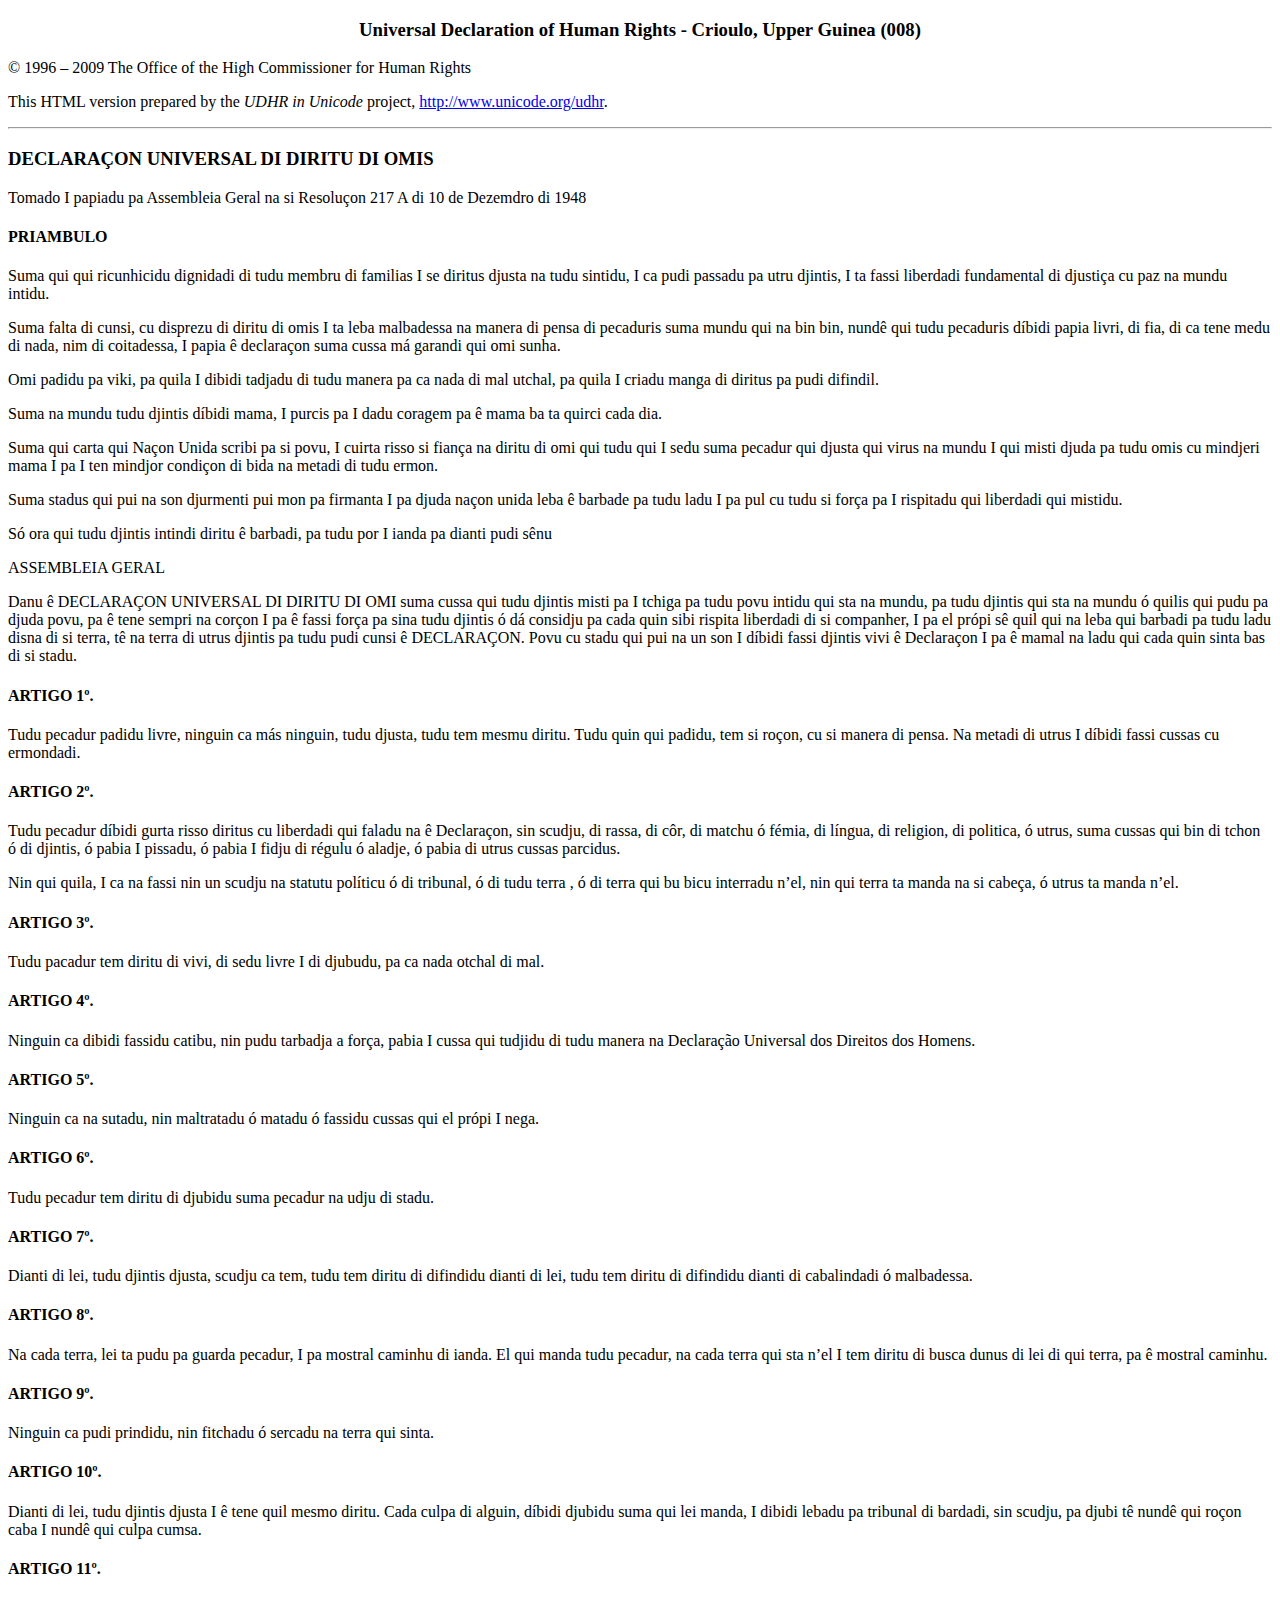
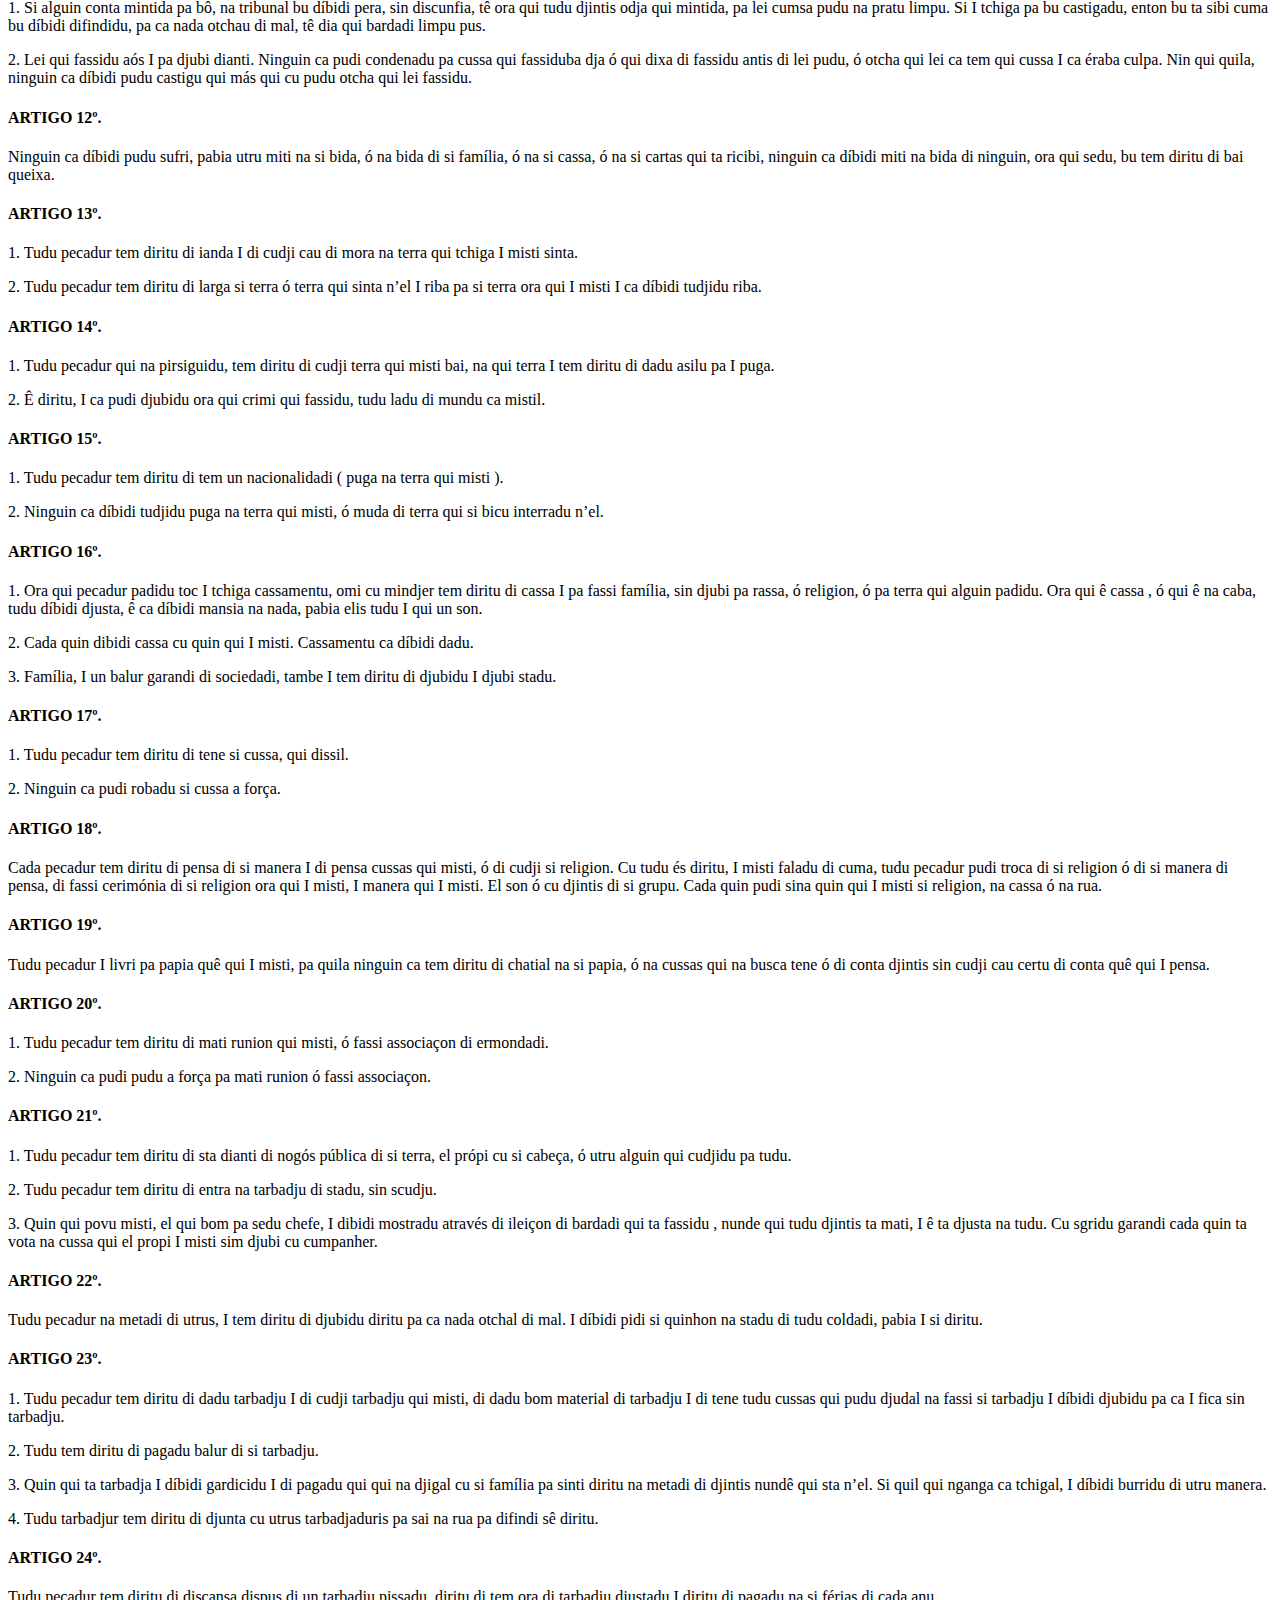
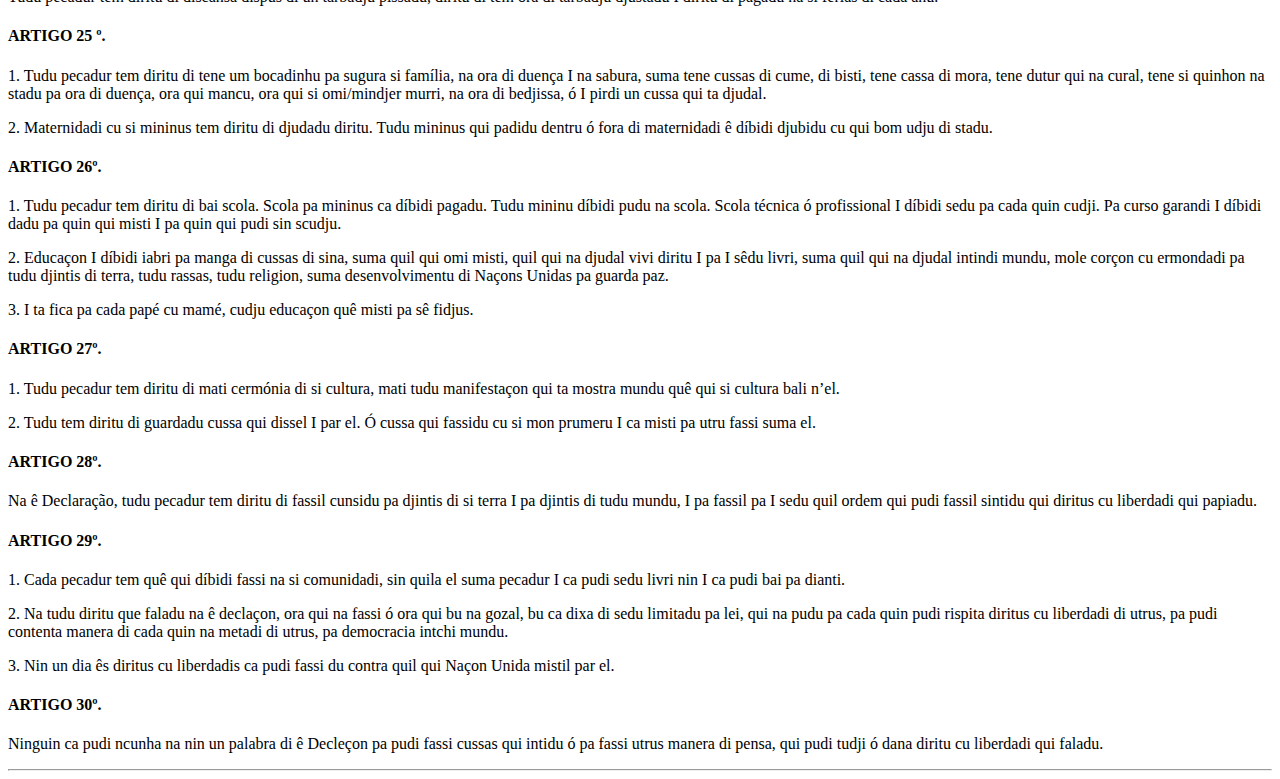
<file: udhr/html/udhr_008.html>
<!DOCTYPE html
  PUBLIC "-//W3C//DTD XHTML 1.0 Strict//EN" "http://www.w3.org/TR/xhtml1/DTD/xhtml1-strict.dtd">
<html xmlns="http://www.w3.org/1999/xhtml" lang="en">
   <head>
      <meta http-equiv="Content-Type" content="text/html; charset=UTF-8"/>
      <title>UDHR - Crioulo, Upper Guinea (008)</title>
   </head>
   <body dir="ltr">
      <h3 style="text-align:center">Universal Declaration of Human Rights - Crioulo, Upper Guinea (008)</h3>
      <p>© 1996 – 2009 The Office of the High Commissioner for Human Rights</p>
      <p>This HTML version prepared by the <i>UDHR in Unicode</i>
	project, <a href="https://www.unicode.org/udhr">http://www.unicode.org/udhr</a>.</p>
      <hr/>
      <div lang="pov" xml:lang="pov" dir="ltr">
         <h3>DECLARAÇON UNIVERSAL DI DIRITU DI OMIS</h3>

  
         <p>Tomado I papiadu pa Assembleia Geral na si Resoluçon 217 A di 10 de Dezemdro di 1948</p>
  

  
         <h4>PRIAMBULO</h4>
         <p>Suma qui qui ricunhicidu dignidadi di tudu membru di familias I se diritus djusta na tudu sintidu, I ca pudi passadu pa utru djintis, I ta fassi liberdadi fundamental di djustiça cu paz na mundu intidu.</p>
         <p>Suma falta di cunsi, cu disprezu di diritu di omis I ta leba malbadessa na manera di pensa di pecaduris suma mundu qui na bin bin, nundê qui tudu pecaduris díbidi papia livri, di fia, di ca tene medu di nada, nim di coitadessa, I papia ê declaraçon suma cussa má garandi qui omi sunha.</p>
         <p>Omi padidu pa viki, pa quila I dibidi tadjadu di tudu manera pa ca nada di mal utchal, pa quila I criadu manga di diritus pa pudi difindil.</p>
         <p>Suma na mundu tudu djintis díbidi mama, I purcis pa I dadu coragem pa ê mama ba ta quirci cada dia.</p>
         <p>Suma qui carta qui Naçon Unida scribi pa si povu, I cuirta risso si fiança na diritu di omi qui tudu qui I sedu suma pecadur qui djusta qui virus na mundu I qui misti djuda pa tudu omis cu mindjeri mama I pa I ten mindjor condiçon di bida na metadi di tudu ermon.</p>
         <p>Suma stadus qui pui na son djurmenti pui mon pa firmanta I pa djuda naçon unida leba ê barbade pa tudu ladu I pa pul cu tudu si força pa I rispitadu qui liberdadi qui mistidu.</p>
         <p>Só ora qui tudu djintis intindi diritu ê barbadi, pa tudu por I ianda pa dianti pudi sênu</p>
         <p>ASSEMBLEIA GERAL</p>
         <p>Danu ê DECLARAÇON UNIVERSAL DI DIRITU DI OMI suma cussa qui tudu djintis misti pa I tchiga pa tudu povu intidu qui sta na mundu, pa tudu djintis qui sta na mundu ó quilis qui pudu pa djuda povu, pa ê tene sempri na corçon I pa ê fassi força pa sina tudu djintis ó dá considju pa cada quin sibi rispita liberdadi di si companher, I pa el própi sê quil qui na leba qui barbadi pa tudu ladu disna di si terra, tê na terra di utrus djintis pa tudu pudi cunsi ê DECLARAÇON. Povu cu stadu qui pui na un son I díbidi fassi djintis vivi ê Declaraçon I pa ê mamal na ladu qui cada quin sinta bas di si stadu.</p>
  

  
         <h4>ARTIGO 1º.</h4>
         <p>Tudu pecadur padidu livre, ninguin ca más ninguin, tudu djusta, tudu tem mesmu diritu. Tudu quin qui padidu, tem si roçon, cu si manera di pensa. Na metadi di utrus I díbidi fassi cussas cu ermondadi.</p>
  
  
         <h4>ARTIGO 2º.</h4>
         <p>Tudu pecadur díbidi gurta risso diritus cu liberdadi qui faladu na ê Declaraçon, sin scudju, di rassa, di côr, di matchu ó fémia, di língua, di religion, di politica, ó utrus, suma cussas qui bin di tchon ó di djintis, ó pabia I pissadu, ó pabia I fidju di régulu ó aladje, ó pabia di utrus cussas parcidus.</p>
         <p>Nin qui quila, I ca na fassi nin un scudju na statutu políticu ó di tribunal, ó di tudu terra , ó di terra qui bu bicu interradu n’el, nin qui terra ta manda na si cabeça, ó utrus ta manda n’el.</p>
  
  
         <h4>ARTIGO 3º.</h4>
         <p>Tudu pacadur tem diritu di vivi, di sedu livre I di djubudu, pa ca nada otchal di mal.</p>
  
  
         <h4>ARTIGO 4º.</h4>
         <p>Ninguin ca dibidi fassidu catibu, nin pudu tarbadja a força, pabia I cussa qui tudjidu di tudu manera na Declaração Universal dos Direitos dos Homens.</p>
  
  
         <h4>ARTIGO 5º.</h4>
         <p>Ninguin ca na sutadu, nin maltratadu ó matadu ó fassidu cussas qui el própi I nega.</p>
  
  
         <h4>ARTIGO 6º.</h4>
         <p>Tudu pecadur tem diritu di djubidu suma pecadur na udju di stadu.</p>
  
  
         <h4>ARTIGO 7º.</h4>
         <p>Dianti di lei, tudu djintis djusta, scudju ca tem, tudu tem diritu di difindidu dianti di lei, tudu tem diritu di difindidu dianti di cabalindadi ó malbadessa.</p>
  
  
         <h4>ARTIGO 8º.</h4>
         <p>Na cada terra, lei ta pudu pa guarda pecadur, I pa mostral caminhu di ianda. El qui manda tudu pecadur, na cada terra qui sta n’el I tem diritu di busca dunus di lei di qui terra, pa ê mostral caminhu.</p>
  
  
         <h4>ARTIGO 9º.</h4>
         <p>Ninguin ca pudi prindidu, nin fitchadu ó sercadu na terra qui sinta.</p>
  
  
         <h4>ARTIGO 10º.</h4>
         <p>Dianti di lei, tudu djintis djusta I ê tene quil mesmo diritu. Cada culpa di alguin, díbidi djubidu suma qui lei manda, I dibidi lebadu pa tribunal di bardadi, sin scudju, pa djubi tê nundê qui roçon caba I nundê qui culpa cumsa.</p>
  
  
         <h4>ARTIGO 11º.</h4>
    
      
        <p>1. Si alguin conta mintida pa bô, na tribunal bu díbidi pera, sin discunfia, tê ora qui tudu djintis odja qui mintida, pa lei cumsa pudu na pratu limpu. Si I tchiga pa bu castigadu, enton bu ta sibi cuma bu díbidi difindidu, pa ca nada otchau di mal, tê dia qui bardadi limpu pus.</p>
      
      
        <p>2. Lei qui fassidu aós I pa djubi dianti. Ninguin ca pudi condenadu pa cussa qui fassiduba dja ó qui dixa di fassidu antis di lei pudu, ó otcha qui lei ca tem qui cussa I ca éraba culpa. Nin qui quila, ninguin ca díbidi pudu castigu qui más qui cu pudu otcha qui lei fassidu.</p>
      
    
  
  
         <h4>ARTIGO 12º.</h4>
         <p>Ninguin ca díbidi pudu sufri, pabia utru miti na si bida, ó na bida di si família, ó na si cassa, ó na si cartas qui ta ricibi, ninguin ca díbidi miti na bida di ninguin, ora qui sedu, bu tem diritu di bai queixa.</p>
  
  
         <h4>ARTIGO 13º.</h4>
    
      
        <p>1. Tudu pecadur tem diritu di ianda I di cudji cau di mora na terra qui tchiga I misti sinta.</p>
      
      
        <p>2. Tudu pecadur tem diritu di larga si terra ó terra qui sinta n’el I riba pa si terra ora qui I misti I ca díbidi tudjidu riba.</p>
      
    
  
  
         <h4>ARTIGO 14º.</h4>
    
      
        <p>1. Tudu pecadur qui na pirsiguidu, tem diritu di cudji terra qui misti bai, na qui terra I tem diritu di dadu asilu pa I puga.</p>
      
      
        <p>2. Ê diritu, I ca pudi djubidu ora qui crimi qui fassidu, tudu ladu di mundu ca mistil.</p>
      
    
  
  
         <h4>ARTIGO 15º.</h4>
    
      
        <p>1. Tudu pecadur tem diritu di tem un nacionalidadi ( puga na terra qui misti ).</p>
      
      
        <p>2. Ninguin ca díbidi tudjidu puga na terra qui misti, ó muda di terra qui si bicu interradu n’el.</p>
      
    
  
  
         <h4>ARTIGO 16º.</h4>
    
      
        <p>1. Ora qui pecadur padidu toc I tchiga cassamentu, omi cu mindjer tem diritu di cassa I pa fassi família, sin djubi pa rassa, ó religion, ó pa terra qui alguin padidu. Ora qui ê cassa , ó qui ê na caba, tudu díbidi djusta, ê ca díbidi mansia na nada, pabia elis tudu I qui un son.</p>
      
      
        <p>2. Cada quin dibidi cassa cu quin qui I misti. Cassamentu ca díbidi dadu.</p>
      
      
        <p>3. Família, I un balur garandi di sociedadi, tambe I tem diritu di djubidu I djubi stadu.</p>
      
    
  
  
         <h4>ARTIGO 17º.</h4>
    
      
        <p>1. Tudu pecadur tem diritu di tene si cussa, qui dissil.</p>
      
      
        <p>2. Ninguin ca pudi robadu si cussa a força.</p>
      
    
  
  
         <h4>ARTIGO 18º.</h4>
         <p>Cada pecadur tem diritu di pensa di si manera I di pensa cussas qui misti, ó di cudji si religion. Cu tudu és diritu, I misti faladu di cuma, tudu pecadur pudi troca di si religion ó di si manera di pensa, di fassi cerimónia di si religion ora qui I misti, I manera qui I misti. El son ó cu djintis di si grupu. Cada quin pudi sina quin qui I misti si religion, na cassa ó na rua.</p>
  
  
         <h4>ARTIGO 19º.</h4>
         <p>Tudu pecadur I livri pa papia quê qui I misti, pa quila ninguin ca tem diritu di chatial na si papia, ó na cussas qui na busca tene ó di conta djintis sin cudji cau certu di conta quê qui I pensa.</p>
  
  
         <h4>ARTIGO 20º.</h4>
    
      
        <p>1. Tudu pecadur tem diritu di mati runion qui misti, ó fassi associaçon di ermondadi.</p>
      
      
        <p>2. Ninguin ca pudi pudu a força pa mati runion ó fassi associaçon.</p>
      
    
  
  
         <h4>ARTIGO 21º.</h4>
    
      
        <p>1. Tudu pecadur tem diritu di sta dianti di nogós pública di si terra, el própi cu si cabeça, ó utru alguin qui cudjidu pa tudu.</p>
      
      
        <p>2. Tudu pecadur tem diritu di entra na tarbadju di stadu, sin scudju.</p>
      
      
        <p>3. Quin qui povu misti, el qui bom pa sedu chefe, I dibidi mostradu através di ileiçon di bardadi qui ta fassidu , nunde qui tudu djintis ta mati, I ê ta djusta na tudu. Cu sgridu garandi cada quin ta vota na cussa qui el propi I misti sim djubi cu cumpanher.</p>
      
    
  
  
         <h4>ARTIGO 22º.</h4>
         <p>Tudu pecadur na metadi di utrus, I tem diritu di djubidu diritu pa ca nada otchal di mal. I díbidi pidi si quinhon na stadu di tudu coldadi, pabia I si diritu.</p>
  
  
         <h4>ARTIGO 23º.</h4>
    
      
        <p>1. Tudu pecadur tem diritu di dadu tarbadju I di cudji tarbadju qui misti, di dadu bom material di tarbadju I di tene tudu cussas qui pudu djudal na fassi si tarbadju I díbidi djubidu pa ca I fica sin tarbadju.</p>
      
      
        <p>2. Tudu tem diritu di pagadu balur di si tarbadju.</p>
      
      
        <p>3. Quin qui ta tarbadja I díbidi gardicidu I di pagadu qui qui na djigal cu si família pa sinti diritu na metadi di djintis nundê qui sta n’el. Si quil qui nganga ca tchigal, I díbidi burridu di utru manera.</p>
      
      
        <p>4. Tudu tarbadjur tem diritu di djunta cu utrus tarbadjaduris pa sai na rua pa difindi sê diritu.</p>
      
    
  
  
         <h4>ARTIGO 24º.</h4>
         <p>Tudu pecadur tem diritu di discansa dispus di un tarbadju pissadu, diritu di tem ora di tarbadju djustadu I diritu di pagadu na si férias di cada anu.</p>
  
  
         <h4>ARTIGO 25 º.</h4>
    
      
        <p>1. Tudu pecadur tem diritu di tene um bocadinhu pa sugura si família, na ora di duença I na sabura, suma tene cussas di cume, di bisti, tene cassa di mora, tene dutur qui na cural, tene si quinhon na stadu pa ora di duença, ora qui mancu, ora qui si omi/mindjer murri, na ora di bedjissa, ó I pirdi un cussa qui ta djudal.</p>
      
      
        <p>2. Maternidadi cu si mininus tem diritu di djudadu diritu. Tudu mininus qui padidu dentru ó fora di maternidadi ê díbidi djubidu cu qui bom udju di stadu.</p>
      
    
  
  
         <h4>ARTIGO 26º.</h4>
    
      
        <p>1. Tudu pecadur tem diritu di bai scola. Scola pa mininus ca díbidi pagadu. Tudu mininu díbidi pudu na scola. Scola técnica ó profissional I díbidi sedu pa cada quin cudji. Pa curso garandi I díbidi dadu pa quin qui misti I pa quin qui pudi sin scudju.</p>
      
      
        <p>2. Educaçon I díbidi iabri pa manga di cussas di sina, suma quil qui omi misti, quil qui na djudal vivi diritu I pa I sêdu livri, suma quil qui na djudal intindi mundu, mole corçon cu ermondadi pa tudu djintis di terra, tudu rassas, tudu religion, suma desenvolvimentu di Naçons Unidas pa guarda paz.</p>
      
      
        <p>3. I ta fica pa cada papé cu mamé, cudju educaçon quê misti pa sê fidjus.</p>
      
    
  
  
         <h4>ARTIGO 27º.</h4>
    
      
        <p>1. Tudu pecadur tem diritu di mati cermónia di si cultura, mati tudu manifestaçon qui ta mostra mundu quê qui si cultura bali n’el.</p>
      
      
        <p>2. Tudu tem diritu di guardadu cussa qui dissel I par el. Ó cussa qui fassidu cu si mon prumeru I ca misti pa utru fassi suma el.</p>
      
    
  
  
         <h4>ARTIGO 28º.</h4>
         <p>Na ê Declaração, tudu pecadur tem diritu di fassil cunsidu pa djintis di si terra I pa djintis di tudu mundu, I pa fassil pa I sedu quil ordem qui pudi fassil sintidu qui diritus cu liberdadi qui papiadu.</p>
  
  
         <h4>ARTIGO 29º.</h4>
    
      
        <p>1. Cada pecadur tem quê qui díbidi fassi na si comunidadi, sin quila el suma pecadur I ca pudi sedu livri nin I ca pudi bai pa dianti.</p>
      
      
        <p>2. Na tudu diritu que faladu na ê declaçon, ora qui na fassi ó ora qui bu na gozal, bu ca dixa di sedu limitadu pa lei, qui na pudu pa cada quin pudi rispita diritus cu liberdadi di utrus, pa pudi contenta manera di cada quin na metadi di utrus, pa democracia intchi mundu.</p>
      
      
        <p>3. Nin un dia ês diritus cu liberdadis ca pudi fassi du contra quil qui Naçon Unida mistil par el.</p>
      
    
  
  
         <h4>ARTIGO 30º.</h4>
         <p>Ninguin ca pudi ncunha na nin un palabra di ê Decleçon pa pudi fassi cussas qui intidu ó pa fassi utrus manera di pensa, qui pudi tudji ó dana diritu cu liberdadi qui faladu.</p>
  
      </div>
      <hr/>
   </body>
</html>
</file>
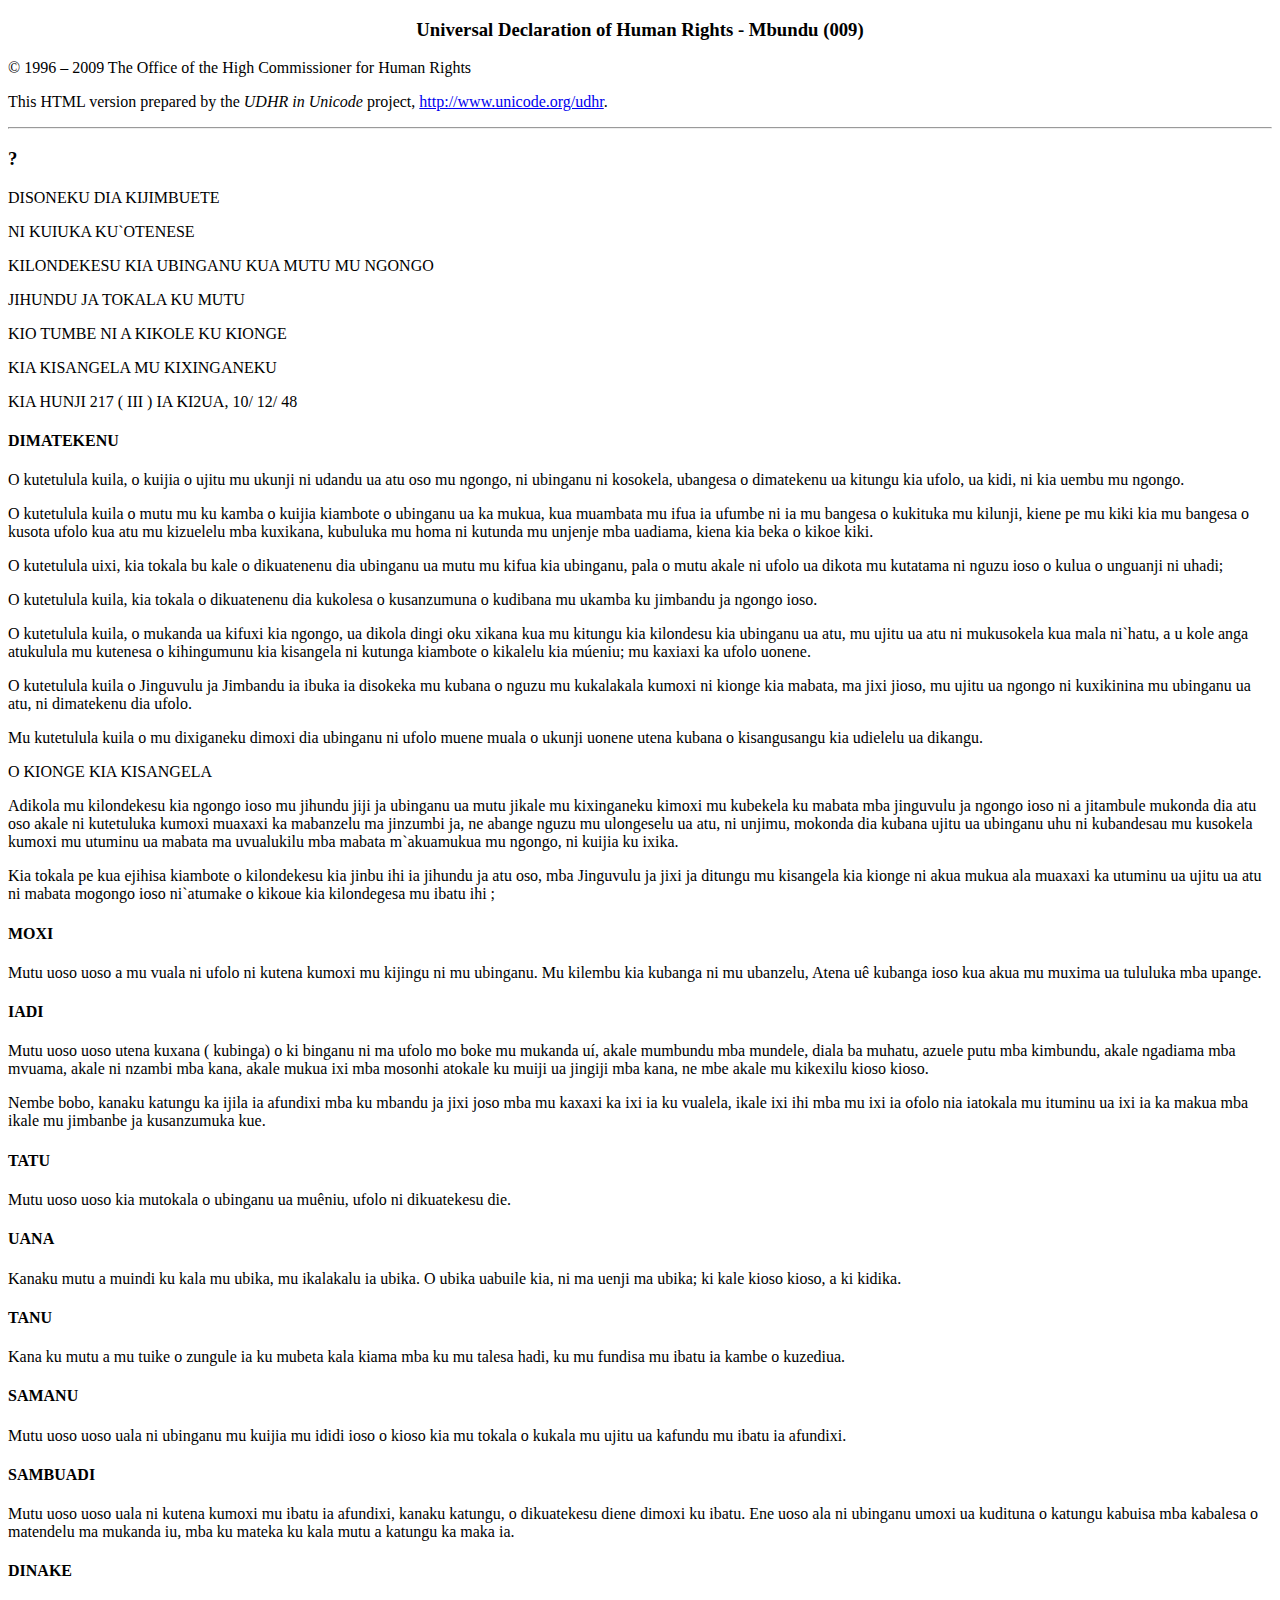
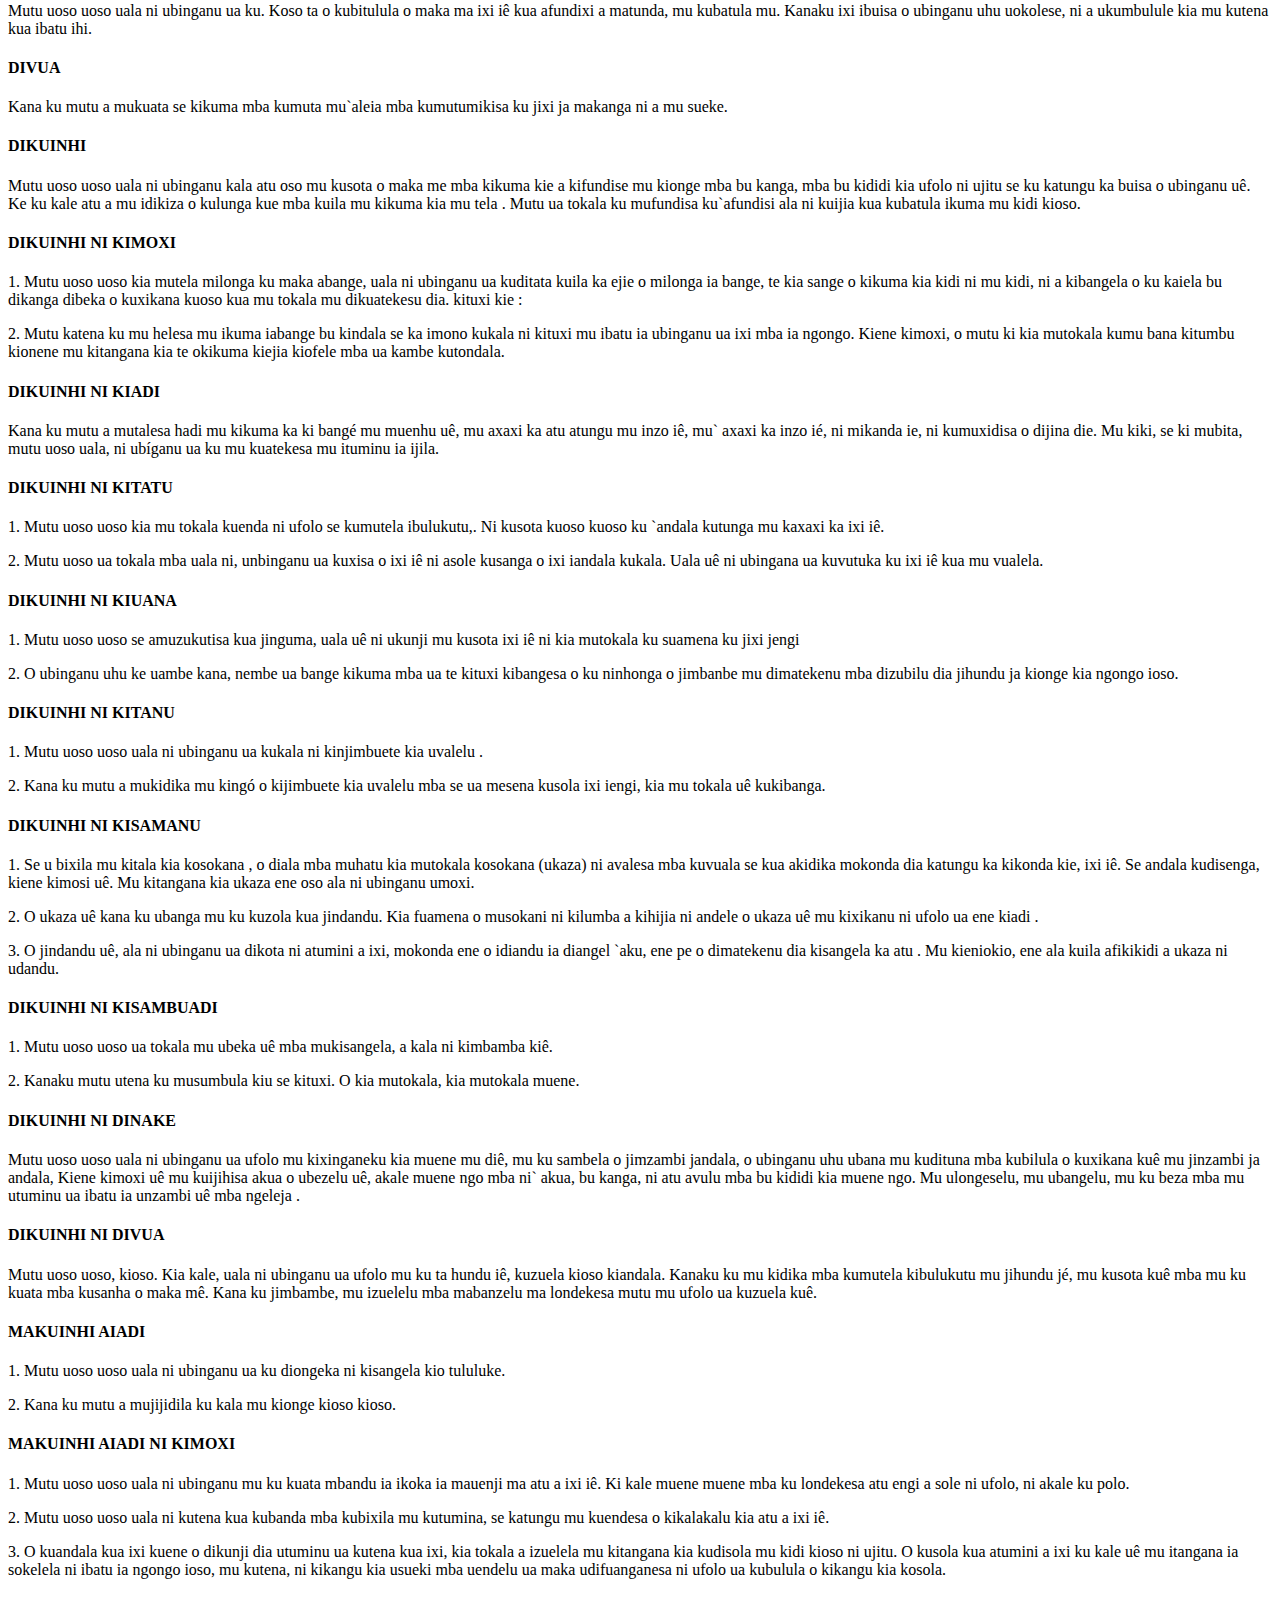
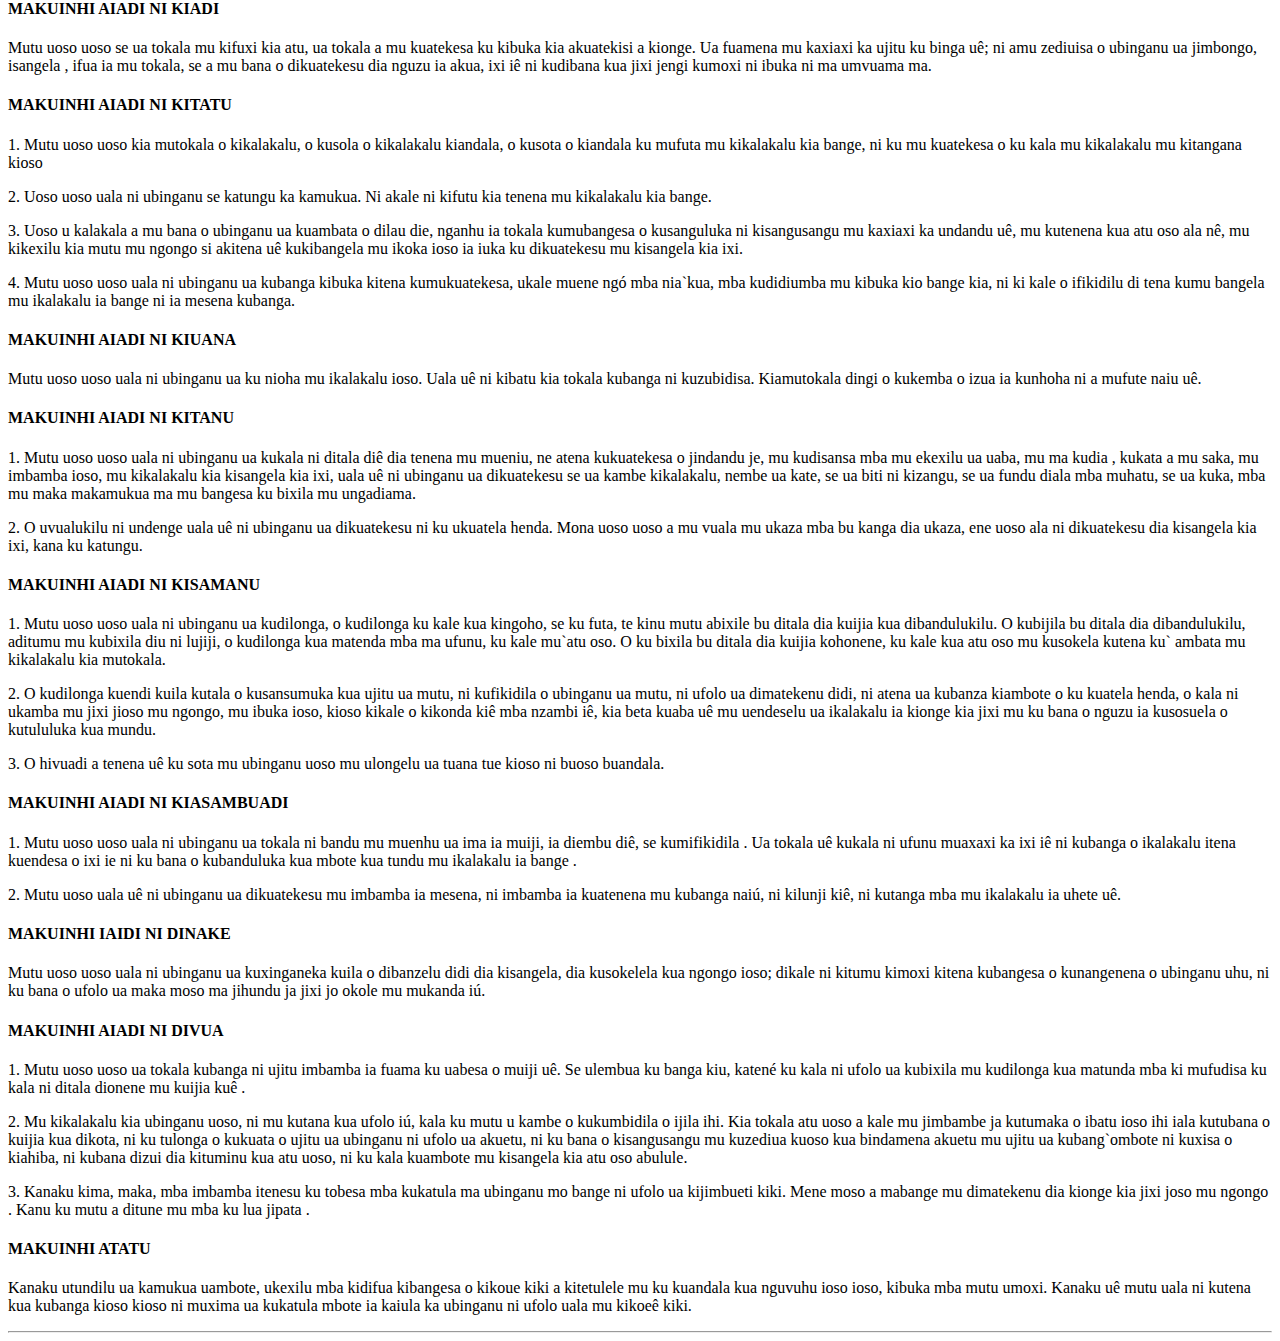
<file: udhr/html/udhr_009.html>
<!DOCTYPE html
  PUBLIC "-//W3C//DTD XHTML 1.0 Strict//EN" "http://www.w3.org/TR/xhtml1/DTD/xhtml1-strict.dtd">
<html xmlns="http://www.w3.org/1999/xhtml" lang="en">
   <head>
      <meta http-equiv="Content-Type" content="text/html; charset=UTF-8"/>
      <title>UDHR - Mbundu (009)</title>
   </head>
   <body dir="ltr">
      <h3 style="text-align:center">Universal Declaration of Human Rights - Mbundu (009)</h3>
      <p>© 1996 – 2009 The Office of the High Commissioner for Human Rights</p>
      <p>This HTML version prepared by the <i>UDHR in Unicode</i>
	project, <a href="https://www.unicode.org/udhr">http://www.unicode.org/udhr</a>.</p>
      <hr/>
      <div lang="kmb" xml:lang="kmb" dir="ltr">
         <h3>?</h3>

  
         <p>DISONEKU DIA KIJIMBUETE</p>
         <p>NI KUIUKA KU`OTENESE</p>
         <p>KILONDEKESU KIA UBINGANU KUA MUTU MU NGONGO</p>
         <p>JIHUNDU JA TOKALA KU MUTU</p>

         <p>KIO TUMBE NI A KIKOLE KU KIONGE</p>
         <p>KIA KISANGELA MU KIXINGANEKU</p>
         <p>KIA HUNJI 217 ( III ) IA KI2UA, 10/ 12/ 48</p>
  

  
         <h4>DIMATEKENU</h4>
         <p>O kutetulula kuila, o kuijia o ujitu mu ukunji ni udandu ua atu oso mu ngongo, ni ubinganu ni kosokela, ubangesa o dimatekenu ua kitungu kia ufolo, ua kidi, ni kia uembu mu ngongo.</p>
         <p>O kutetulula kuila o mutu mu ku kamba o kuijia kiambote o ubinganu ua ka mukua, kua muambata mu ifua ia ufumbe ni ia mu bangesa o kukituka mu kilunji, kiene pe mu kiki kia mu bangesa o kusota ufolo kua atu mu kizuelelu mba kuxikana, kubuluka mu homa ni kutunda mu unjenje mba uadiama, kiena kia beka o kikoe kiki.</p>
         <p>O kutetulula uixi, kia tokala bu kale o dikuatenenu dia ubinganu ua mutu mu kifua kia ubinganu, pala o mutu akale ni ufolo ua dikota mu kutatama ni nguzu ioso o kulua o unguanji ni uhadi;</p>
         <p>O kutetulula kuila, kia tokala o dikuatenenu dia kukolesa o kusanzumuna o kudibana mu ukamba ku jimbandu ja ngongo ioso.</p>
         <p>O kutetulula kuila, o mukanda ua kifuxi kia ngongo, ua dikola dingi oku xikana kua mu kitungu kia kilondesu kia ubinganu ua atu, mu ujitu ua atu ni mukusokela kua mala ni`hatu, a u kole anga atukulula mu kutenesa o kihingumunu kia kisangela ni kutunga kiambote o kikalelu kia múeniu; mu kaxiaxi ka ufolo uonene.</p>
         <p>O kutetulula kuila o Jinguvulu ja Jimbandu ia ibuka ia disokeka mu kubana o nguzu mu kukalakala kumoxi ni kionge kia mabata, ma jixi jioso, mu ujitu ua ngongo ni kuxikinina mu ubinganu ua atu, ni dimatekenu dia ufolo.</p>
         <p>Mu kutetulula kuila o mu dixiganeku dimoxi dia ubinganu ni ufolo muene muala o ukunji uonene utena kubana o kisangusangu kia udielelu ua dikangu.</p>
         <p>O KIONGE KIA KISANGELA</p>
         <p>Adikola mu kilondekesu kia ngongo ioso mu jihundu jiji ja ubinganu ua mutu jikale mu kixinganeku kimoxi mu kubekela ku mabata mba jinguvulu ja ngongo ioso ni a jitambule mukonda dia atu oso akale ni kutetuluka kumoxi muaxaxi ka mabanzelu ma jinzumbi ja, ne abange nguzu mu ulongeselu ua atu, ni unjimu, mokonda dia kubana ujitu ua ubinganu uhu ni kubandesau mu kusokela kumoxi mu utuminu ua mabata ma uvualukilu mba mabata m`akuamukua mu ngongo, ni kuijia ku ixika.</p>
         <p>Kia tokala pe kua ejihisa kiambote o kilondekesu kia jinbu ihi ia jihundu ja atu oso, mba Jinguvulu ja jixi ja ditungu mu kisangela kia kionge ni akua mukua ala muaxaxi ka utuminu ua ujitu ua atu ni mabata mogongo ioso ni`atumake o kikoue kia kilondegesa mu ibatu ihi ;</p>
  
  
         <h4>MOXI</h4>
         <p>Mutu uoso uoso a mu vuala ni ufolo ni kutena kumoxi mu kijingu ni mu ubinganu. Mu kilembu kia kubanga ni mu ubanzelu, Atena uê kubanga ioso kua akua mu muxima ua tululuka mba upange.</p>
  
  
         <h4>IADI</h4>
         <p>Mutu uoso uoso utena kuxana ( kubinga) o ki binganu ni ma ufolo mo boke mu mukanda uí, akale mumbundu mba mundele, diala ba muhatu, azuele putu mba kimbundu, akale ngadiama mba mvuama, akale ni nzambi mba kana, akale mukua ixi mba mosonhi atokale ku muiji ua jingiji mba kana, ne mbe akale mu kikexilu kioso kioso.</p>
         <p>Nembe bobo, kanaku katungu ka ijila ia afundixi mba ku mbandu ja jixi joso mba mu kaxaxi ka ixi ia ku vualela, ikale ixi ihi mba mu ixi ia ofolo nia iatokala mu ituminu ua ixi ia ka makua mba ikale mu jimbanbe ja kusanzumuka kue.</p>
  
  
         <h4>TATU</h4>
         <p>Mutu uoso uoso kia mutokala o ubinganu ua muêniu, ufolo ni dikuatekesu die.</p>
  
  
         <h4>UANA</h4>
         <p>Kanaku mutu a muindi ku kala mu ubika, mu ikalakalu ia ubika. O ubika uabuile kia, ni ma uenji ma ubika; ki kale kioso kioso, a ki kidika.</p>
  
  
         <h4>TANU</h4>
         <p>Kana ku mutu a mu tuike o zungule ia ku mubeta kala kiama mba ku mu talesa hadi, ku mu fundisa mu ibatu ia kambe o kuzediua.</p>
  
  
         <h4>SAMANU</h4>
         <p>Mutu uoso uoso uala ni ubinganu mu kuijia mu ididi ioso o kioso kia mu tokala o kukala mu ujitu ua kafundu mu ibatu ia afundixi.</p>
  
  
         <h4>SAMBUADI</h4>
         <p>Mutu uoso uoso uala ni kutena kumoxi mu ibatu ia afundixi, kanaku katungu, o dikuatekesu diene dimoxi ku ibatu. Ene uoso ala ni ubinganu umoxi ua kudituna o katungu kabuisa mba kabalesa o matendelu ma mukanda iu, mba ku mateka ku kala mutu a katungu ka maka ia.</p>
  
  
         <h4>DINAKE</h4>
         <p>Mutu uoso uoso uala ni ubinganu ua ku. Koso ta o kubitulula o maka ma ixi iê kua afundixi a matunda, mu kubatula mu. Kanaku ixi ibuisa o ubinganu uhu uokolese, ni a ukumbulule kia mu kutena kua ibatu ihi.</p>
  
  
         <h4>DIVUA</h4>
         <p>Kana ku mutu a mukuata se kikuma mba kumuta mu`aleia mba kumutumikisa ku jixi ja makanga ni a mu sueke.</p>
  
  
         <h4>DIKUINHI</h4>
         <p>Mutu uoso uoso uala ni ubinganu kala atu oso mu kusota o maka me mba kikuma kie a kifundise mu kionge mba bu kanga, mba bu kididi kia ufolo ni ujitu se ku katungu ka buisa o ubinganu uê. Ke ku kale atu a mu idikiza o kulunga kue mba kuila mu kikuma kia mu tela . Mutu ua tokala ku mufundisa ku`afundisi ala ni kuijia kua kubatula ikuma mu kidi kioso.</p>
  
  
         <h4>DIKUINHI NI KIMOXI</h4>
    
      
        <p>1. Mutu uoso uoso kia mutela milonga ku maka abange, uala ni ubinganu ua kuditata kuila ka ejie o milonga ia bange, te kia sange o kikuma kia kidi ni mu kidi, ni a kibangela o ku kaiela bu dikanga dibeka o kuxikana kuoso kua mu tokala mu dikuatekesu dia. kituxi kie :</p>
      
      
        <p>2. Mutu katena ku mu helesa mu ikuma iabange bu kindala se ka imono kukala ni kituxi mu ibatu ia ubinganu ua ixi mba ia ngongo. Kiene kimoxi, o mutu ki kia mutokala kumu bana kitumbu kionene mu kitangana kia te okikuma kiejia kiofele mba ua kambe kutondala.</p>
      
    
  
  
         <h4>DIKUINHI NI KIADI</h4>
         <p>Kana ku mutu a mutalesa hadi mu kikuma ka ki bangé mu muenhu uê, mu axaxi ka atu atungu mu inzo iê, mu` axaxi ka inzo ié, ni mikanda ie, ni kumuxidisa o dijina die. Mu kiki, se ki mubita, mutu uoso uala, ni ubíganu ua ku mu kuatekesa mu ituminu ia ijila.</p>
  
  
         <h4>DIKUINHI NI KITATU</h4>
    
      
        <p>1. Mutu uoso uoso kia mu tokala kuenda ni ufolo se kumutela ibulukutu,. Ni kusota kuoso kuoso ku `andala kutunga mu kaxaxi ka ixi iê.</p>
      
      
        <p>2. Mutu uoso ua tokala mba uala ni, unbinganu ua kuxisa o ixi iê ni asole kusanga o ixi iandala kukala. Uala uê ni ubingana ua kuvutuka ku ixi iê kua mu vualela.</p>
      
    
  
  
         <h4>DIKUINHI NI KIUANA</h4>
    
      
        <p>1. Mutu uoso uoso se amuzukutisa kua jinguma, uala uê ni ukunji mu kusota ixi iê ni kia mutokala ku suamena ku jixi jengi</p>
      
      
        <p>2. O ubinganu uhu ke uambe kana, nembe ua bange kikuma mba ua te kituxi kibangesa o ku ninhonga o jimbanbe mu dimatekenu mba dizubilu dia jihundu ja kionge kia ngongo ioso.</p>
      
    
  
  
         <h4>DIKUINHI NI KITANU</h4>
    
      
        <p>1. Mutu uoso uoso uala ni ubinganu ua kukala ni kinjimbuete kia uvalelu .</p>
      
      
        <p>2. Kana ku mutu a mukidika mu kingó o kijimbuete kia uvalelu mba se ua mesena kusola ixi iengi, kia mu tokala uê kukibanga.</p>
      
    
  
  
         <h4>DIKUINHI NI KISAMANU</h4>
    
      
        <p>1. Se u bixila mu kitala kia kosokana , o diala mba muhatu kia mutokala kosokana (ukaza) ni avalesa mba kuvuala se kua akidika mokonda dia katungu ka kikonda kie, ixi iê. Se andala kudisenga, kiene kimosi uê. Mu kitangana kia ukaza ene oso ala ni ubinganu umoxi.</p>
      
      
        <p>2. O ukaza uê kana ku ubanga mu ku kuzola kua jindandu. Kia fuamena o musokani ni kilumba a kihijia ni andele o ukaza uê mu kixikanu ni ufolo ua ene kiadi .</p>
      
      
        <p>3. O jindandu uê, ala ni ubinganu ua dikota ni atumini a ixi, mokonda ene o idiandu ia diangel `aku, ene pe o dimatekenu dia kisangela ka atu . Mu kieniokio, ene ala kuila afikikidi a ukaza ni udandu.</p>
      
    
  
  
         <h4>DIKUINHI NI KISAMBUADI</h4>
    
      
        <p>1. Mutu uoso uoso ua tokala mu ubeka uê mba mukisangela, a kala ni kimbamba kiê.</p>
      
      
        <p>2. Kanaku mutu utena ku musumbula kiu se kituxi. O kia mutokala, kia mutokala muene.</p>
      
    
  
  
         <h4>DIKUINHI NI DINAKE</h4>
         <p>Mutu uoso uoso uala ni ubinganu ua ufolo mu kixinganeku kia muene mu diê, mu ku sambela o jimzambi jandala, o ubinganu uhu ubana mu kudituna mba kubilula o kuxikana kuê mu jinzambi ja andala, Kiene kimoxi uê mu kuijihisa akua o ubezelu uê, akale muene ngo mba ni` akua, bu kanga, ni atu avulu mba bu kididi kia muene ngo. Mu ulongeselu, mu ubangelu, mu ku beza mba mu utuminu ua ibatu ia unzambi uê mba ngeleja .</p>
  
  
         <h4>DIKUINHI NI DIVUA</h4>
         <p>Mutu uoso uoso, kioso. Kia kale, uala ni ubinganu ua ufolo mu ku ta hundu iê, kuzuela kioso kiandala. Kanaku ku mu kidika mba kumutela kibulukutu mu jihundu jé, mu kusota kuê mba mu ku kuata mba kusanha o maka mê. Kana ku jimbambe, mu izuelelu mba mabanzelu ma londekesa mutu mu ufolo ua kuzuela kuê.</p>
  
  
         <h4>MAKUINHI AIADI</h4>
    
      
        <p>1. Mutu uoso uoso uala ni ubinganu ua ku diongeka ni kisangela kio tululuke.</p>
      
      
        <p>2. Kana ku mutu a mujijidila ku kala mu kionge kioso kioso.</p>
      
    
  
  
         <h4>MAKUINHI AIADI NI KIMOXI</h4>
    
      
        <p>1. Mutu uoso uoso uala ni ubinganu mu ku kuata mbandu ia ikoka ia mauenji ma atu a ixi iê. Ki kale muene muene mba ku londekesa atu engi a sole ni ufolo, ni akale ku polo.</p>
      
      
        <p>2. Mutu uoso uoso uala ni kutena kua kubanda mba kubixila mu kutumina, se katungu mu kuendesa o kikalakalu kia atu a ixi iê.</p>
      
      
        <p>3. O kuandala kua ixi kuene o dikunji dia utuminu ua kutena kua ixi, kia tokala a izuelela mu kitangana kia kudisola mu kidi kioso ni ujitu. O kusola kua atumini a ixi ku kale uê mu itangana ia sokelela ni ibatu ia ngongo ioso, mu kutena, ni kikangu kia usueki mba uendelu ua maka udifuanganesa ni ufolo ua kubulula o kikangu kia kosola.</p>
      
    
  
  
         <h4>MAKUINHI AIADI NI KIADI</h4>
         <p>Mutu uoso uoso se ua tokala mu kifuxi kia atu, ua tokala a mu kuatekesa ku kibuka kia akuatekisi a kionge. Ua fuamena mu kaxiaxi ka ujitu ku binga uê; ni amu zediuisa o ubinganu ua jimbongo, isangela , ifua ia mu tokala, se a mu bana o dikuatekesu dia nguzu ia akua, ixi iê ni kudibana kua jixi jengi kumoxi ni ibuka ni ma umvuama ma.</p>
  
  
         <h4>MAKUINHI AIADI NI KITATU</h4>
    
      
        <p>1. Mutu uoso uoso kia mutokala o kikalakalu, o kusola o kikalakalu kiandala, o kusota o kiandala ku mufuta mu kikalakalu kia bange, ni ku mu kuatekesa o ku kala mu kikalakalu mu kitangana kioso</p>
      
      
        <p>2. Uoso uoso uala ni ubinganu se katungu ka kamukua. Ni akale ni kifutu kia tenena mu kikalakalu kia bange.</p>
      
      
        <p>3. Uoso u kalakala a mu bana o ubinganu ua kuambata o dilau die, nganhu ia tokala kumubangesa o kusanguluka ni kisangusangu mu kaxiaxi ka undandu uê, mu kutenena kua atu oso ala nê, mu kikexilu kia mutu mu ngongo si akitena uê kukibangela mu ikoka ioso ia iuka ku dikuatekesu mu kisangela kia ixi.</p>
      
      
        <p>4. Mutu uoso uoso uala ni ubinganu ua kubanga kibuka kitena kumukuatekesa, ukale muene ngó mba nia`kua, mba kudidiumba mu kibuka kio bange kia, ni ki kale o ifikidilu di tena kumu bangela mu ikalakalu ia bange ni ia mesena kubanga.</p>
      
    
  
  
         <h4>MAKUINHI AIADI NI KIUANA</h4>
         <p>Mutu uoso uoso uala ni ubinganu ua ku nioha mu ikalakalu ioso. Uala uê ni kibatu kia tokala kubanga ni kuzubidisa. Kiamutokala dingi o kukemba o izua ia kunhoha ni a mufute naiu uê.</p>
  
  
         <h4>MAKUINHI AIADI NI KITANU</h4>
    
      
        <p>1. Mutu uoso uoso uala ni ubinganu ua kukala ni ditala diê dia tenena mu mueniu, ne atena kukuatekesa o jindandu je, mu kudisansa mba mu ekexilu ua uaba, mu ma kudia , kukata a mu saka, mu imbamba ioso, mu kikalakalu kia kisangela kia ixi, uala uê ni ubinganu ua dikuatekesu se ua kambe kikalakalu, nembe ua kate, se ua biti ni kizangu, se ua fundu diala mba muhatu, se ua kuka, mba mu maka makamukua ma mu bangesa ku bixila mu ungadiama.</p>
      
      
        <p>2. O uvualukilu ni undenge uala uê ni ubinganu ua dikuatekesu ni ku ukuatela henda. Mona uoso uoso a mu vuala mu ukaza mba bu kanga dia ukaza, ene uoso ala ni dikuatekesu dia kisangela kia ixi, kana ku katungu.</p>
      
    
  
  
         <h4>MAKUINHI AIADI NI KISAMANU</h4>
    
      
        <p>1. Mutu uoso uoso uala ni ubinganu ua kudilonga, o kudilonga ku kale kua kingoho, se ku futa, te kinu mutu abixile bu ditala dia kuijia kua dibandulukilu. O kubijila bu ditala dia dibandulukilu, aditumu mu kubixila diu ni lujiji, o kudilonga kua matenda mba ma ufunu, ku kale mu`atu oso. O ku bixila bu ditala dia kuijia kohonene, ku kale kua atu oso mu kusokela kutena ku` ambata mu kikalakalu kia mutokala.</p>
      
      
        <p>2. O kudilonga kuendi kuila kutala o kusansumuka kua ujitu ua mutu, ni kufikidila o ubinganu ua mutu, ni ufolo ua dimatekenu didi, ni atena ua kubanza kiambote o ku kuatela henda, o kala ni ukamba mu jixi jioso mu ngongo, mu ibuka ioso, kioso kikale o kikonda kiê mba nzambi iê, kia beta kuaba uê mu uendeselu ua ikalakalu ia kionge kia jixi mu ku bana o nguzu ia kusosuela o kutululuka kua mundu.</p>
      
      
        <p>3. O hivuadi a tenena uê ku sota mu ubinganu uoso mu ulongelu ua tuana tue kioso ni buoso buandala.</p>
      
    
  
  
         <h4>MAKUINHI AIADI NI KIASAMBUADI</h4>
    
      
        <p>1. Mutu uoso uoso uala ni ubinganu ua tokala ni bandu mu muenhu ua ima ia muiji, ia diembu diê, se kumifikidila . Ua tokala uê kukala ni ufunu muaxaxi ka ixi iê ni kubanga o ikalakalu itena kuendesa o ixi ie ni ku bana o kubanduluka kua mbote kua tundu mu ikalakalu ia bange .</p>
      
      
        <p>2. Mutu uoso uala uê ni ubinganu ua dikuatekesu mu imbamba ia mesena, ni imbamba ia kuatenena mu kubanga naiú, ni kilunji kiê, ni kutanga mba mu ikalakalu ia uhete uê.</p>
      
    
  
  
         <h4>MAKUINHI IAIDI NI DINAKE</h4>
         <p>Mutu uoso uoso uala ni ubinganu ua kuxinganeka kuila o dibanzelu didi dia kisangela, dia kusokelela kua ngongo ioso; dikale ni kitumu kimoxi kitena kubangesa o kunangenena o ubinganu uhu, ni ku bana o ufolo ua maka moso ma jihundu ja jixi jo okole mu mukanda iú.</p>
  
  
         <h4>MAKUINHI AIADI NI DIVUA</h4>
    
      
        <p>1. Mutu uoso uoso ua tokala kubanga ni ujitu imbamba ia fuama ku uabesa o muiji uê. Se ulembua ku banga kiu, katené ku kala ni ufolo ua kubixila mu kudilonga kua matunda mba ki mufudisa ku kala ni ditala dionene mu kuijia kuê .</p>
      
      
        <p>2. Mu kikalakalu kia ubinganu uoso, ni mu kutana kua ufolo iú, kala ku mutu u kambe o kukumbidila o ijila ihi. Kia tokala atu uoso a kale mu jimbambe ja kutumaka o ibatu ioso ihi iala kutubana o kuijia kua dikota, ni ku tulonga o kukuata o ujitu ua ubinganu ni ufolo ua akuetu, ni ku bana o kisangusangu mu kuzediua kuoso kua bindamena akuetu mu ujitu ua kubang`ombote ni kuxisa o kiahiba, ni kubana dizui dia kituminu kua atu uoso, ni ku kala kuambote mu kisangela kia atu oso abulule.</p>
      
      
        <p>3. Kanaku kima, maka, mba imbamba itenesu ku tobesa mba kukatula ma ubinganu mo bange ni ufolo ua kijimbueti kiki. Mene moso a mabange mu dimatekenu dia kionge kia jixi joso mu ngongo . Kanu ku mutu a ditune mu mba ku lua jipata .</p>
      
    
  
  
         <h4>MAKUINHI ATATU</h4>
         <p>Kanaku utundilu ua kamukua uambote, ukexilu mba kidifua kibangesa o kikoue kiki a kitetulele mu ku kuandala kua nguvuhu ioso ioso, kibuka mba mutu umoxi. Kanaku uê mutu uala ni kutena kua kubanga kioso kioso ni muxima ua kukatula mbote ia kaiula ka ubinganu ni ufolo uala mu kikoeê kiki.</p>
  
      </div>
      <hr/>
   </body>
</html>
</file>
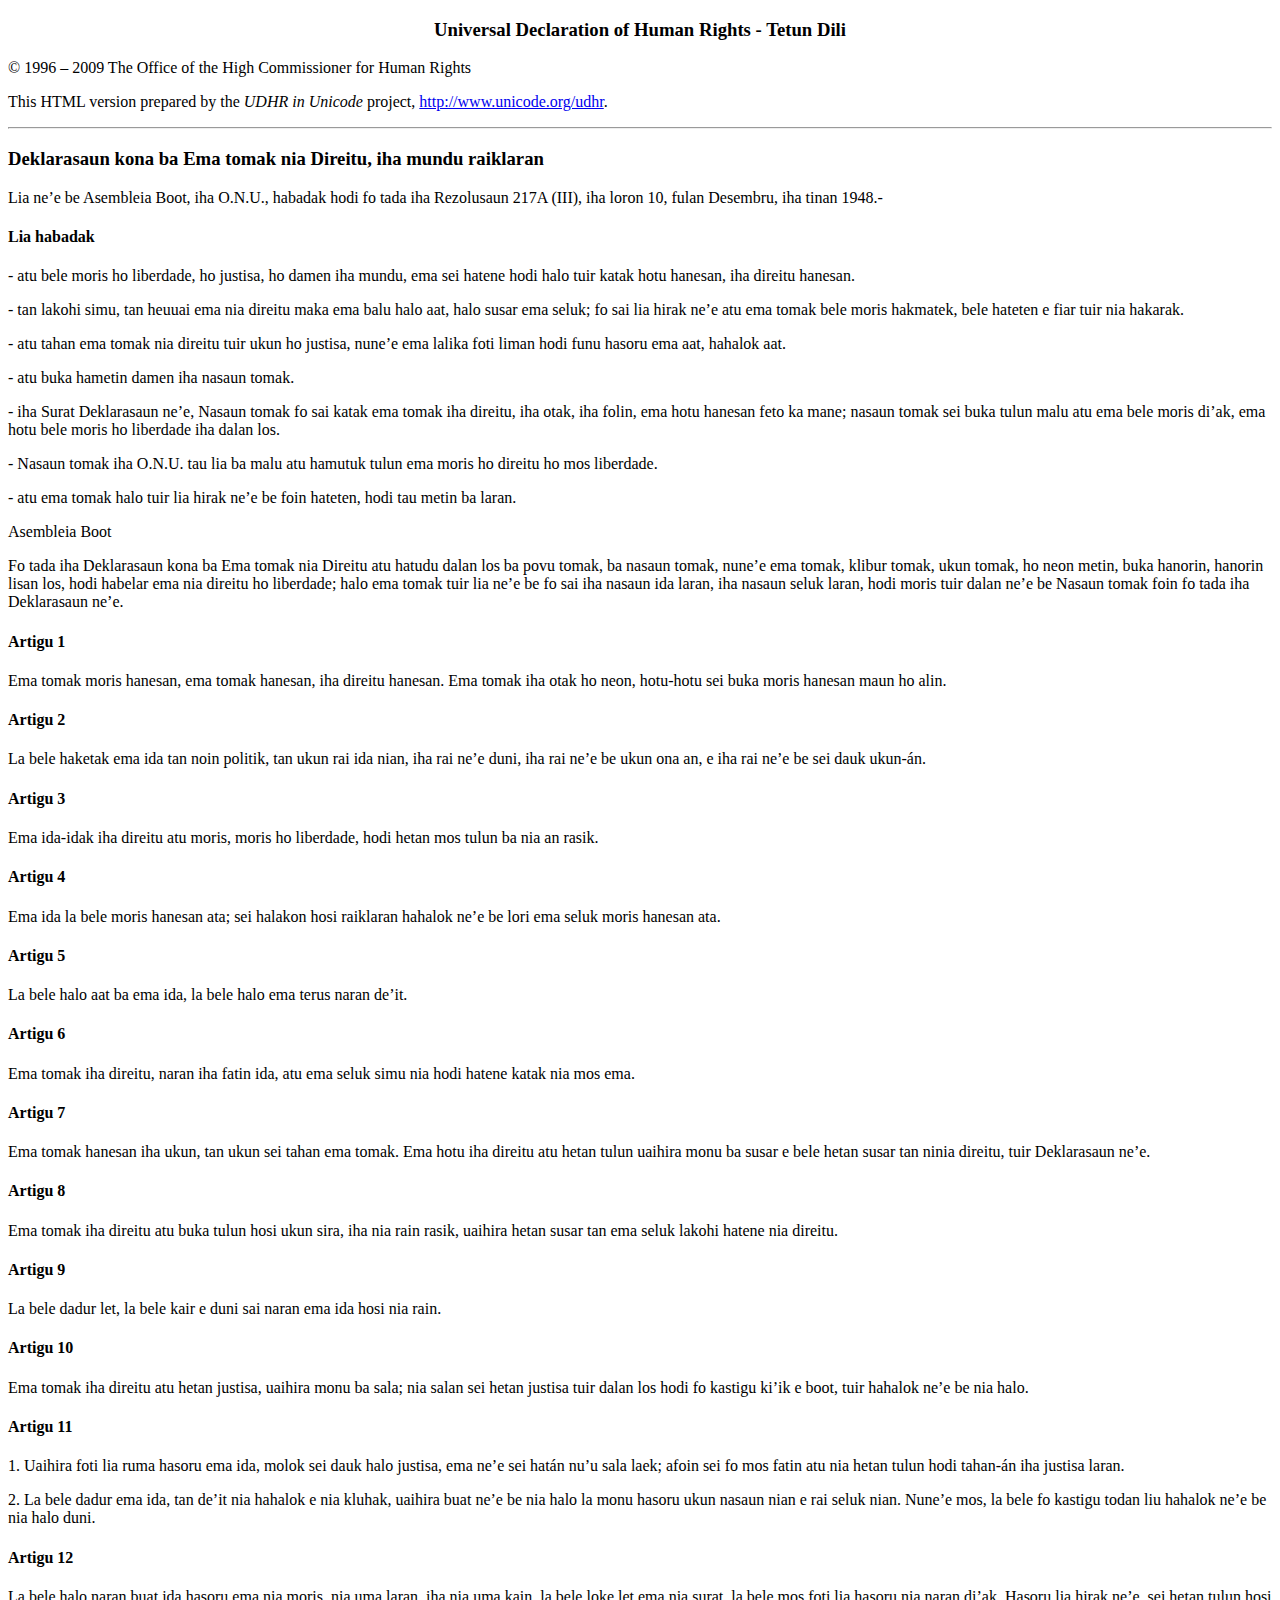
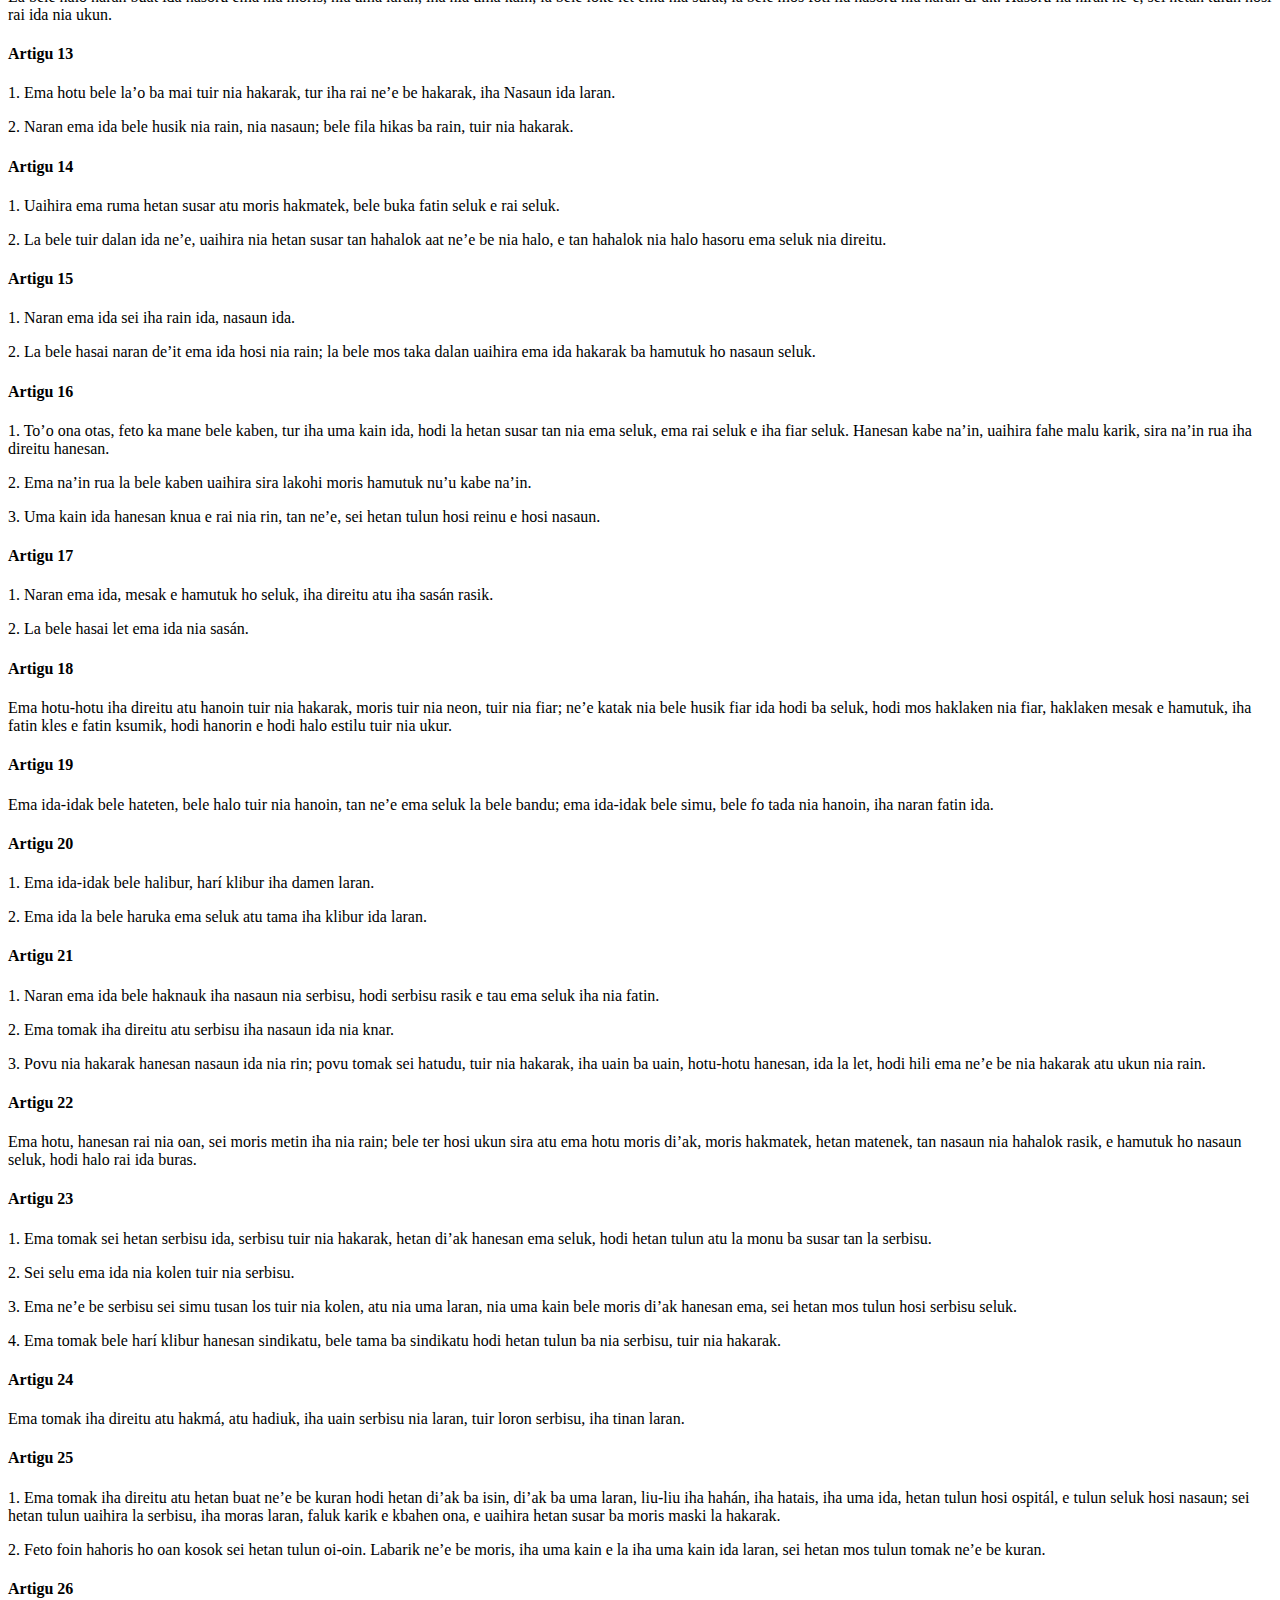
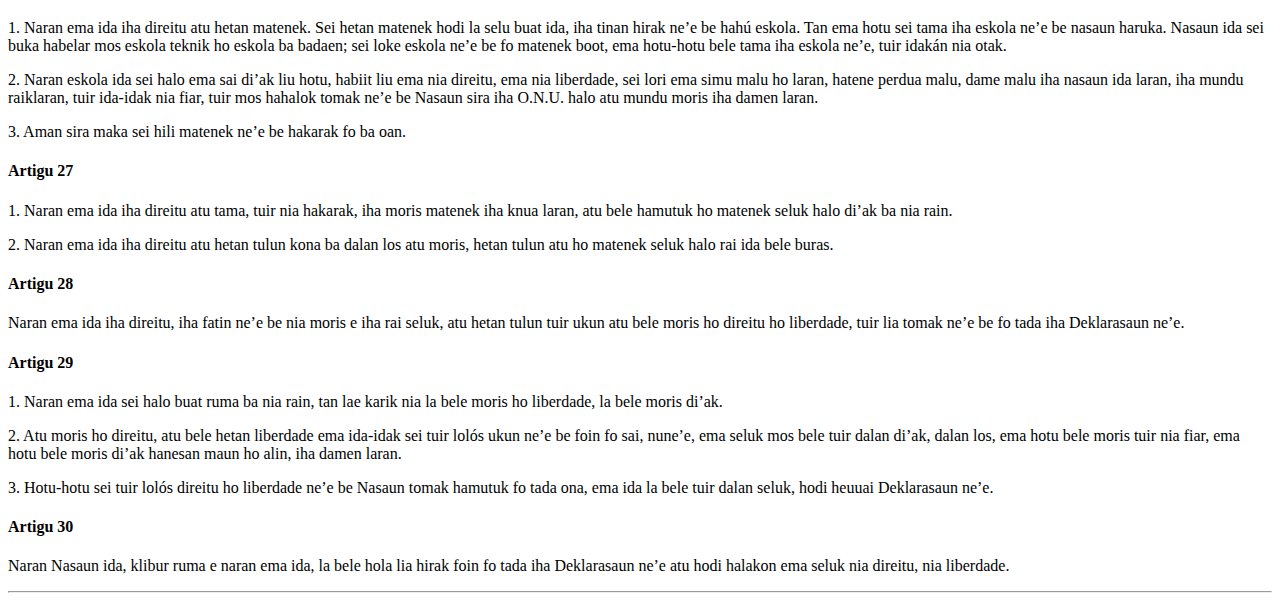
<file: udhr/html/udhr_010.html>
<!DOCTYPE html
  PUBLIC "-//W3C//DTD XHTML 1.0 Strict//EN" "http://www.w3.org/TR/xhtml1/DTD/xhtml1-strict.dtd">
<html xmlns="http://www.w3.org/1999/xhtml" lang="en">
   <head>
      <meta http-equiv="Content-Type" content="text/html; charset=UTF-8"/>
      <title>UDHR - Tetun Dili</title>
   </head>
   <body dir="ltr">
      <h3 style="text-align:center">Universal Declaration of Human Rights - Tetun Dili</h3>
      <p>© 1996 – 2009 The Office of the High Commissioner for Human Rights</p>
      <p>This HTML version prepared by the <i>UDHR in Unicode</i>
	project, <a href="https://www.unicode.org/udhr">http://www.unicode.org/udhr</a>.</p>
      <hr/>
      <div lang="tdt" xml:lang="tdt" dir="ltr">
         <h3>Deklarasaun kona ba Ema tomak nia Direitu, iha mundu raiklaran</h3>

  
         <p>Lia ne’e be Asembleia Boot, iha O.N.U., habadak hodi fo tada iha Rezolusaun 217A (III), iha loron 10, fulan Desembru, iha tinan 1948.-</p>
  

  
         <h4>Lia habadak</h4>
         <p>- atu bele moris ho liberdade, ho justisa, ho damen iha mundu, ema sei hatene hodi halo tuir katak hotu hanesan, iha direitu hanesan.</p>
         <p>- tan lakohi simu, tan heuuai ema nia direitu maka ema balu halo aat, halo susar ema seluk; fo sai lia hirak ne’e atu ema tomak bele moris hakmatek, bele hateten e fiar tuir nia hakarak.</p>
         <p>- atu tahan ema tomak nia direitu tuir ukun ho justisa, nune’e ema lalika foti liman hodi funu hasoru ema aat, hahalok aat.</p>
         <p>- atu buka hametin damen iha nasaun tomak.</p>
         <p>- iha Surat Deklarasaun ne’e, Nasaun tomak fo sai katak ema tomak iha direitu, iha otak, iha folin, ema hotu hanesan feto ka mane; nasaun tomak sei buka tulun malu atu ema bele moris di’ak, ema hotu bele moris ho liberdade iha dalan los.</p>
         <p>- Nasaun tomak iha O.N.U. tau lia ba malu atu hamutuk tulun ema moris ho direitu ho mos liberdade.</p>
         <p>- atu ema tomak halo tuir lia hirak ne’e be foin hateten, hodi tau metin ba laran.</p>
         <p>Asembleia Boot</p>
         <p>Fo tada iha Deklarasaun kona ba Ema tomak nia Direitu atu hatudu dalan los ba povu tomak, ba nasaun tomak, nune’e ema tomak, klibur tomak, ukun tomak, ho neon metin, buka hanorin, hanorin lisan los, hodi habelar ema nia direitu ho liberdade; halo ema tomak tuir lia ne’e be fo sai iha nasaun ida laran, iha nasaun seluk laran, hodi moris tuir dalan ne’e be Nasaun tomak foin fo tada iha Deklarasaun ne’e.</p>
  
  
         <h4>Artigu 1</h4>
         <p>Ema tomak moris hanesan, ema tomak hanesan, iha direitu hanesan. Ema tomak iha otak ho neon, hotu-hotu sei buka moris hanesan maun ho alin.</p>
  
  
         <h4>Artigu 2</h4>
         <p>La bele haketak ema ida tan noin politik, tan ukun rai ida nian, iha rai ne’e duni, iha rai ne’e be ukun ona an, e iha rai ne’e be sei dauk ukun-án.</p>
  
  
         <h4>Artigu 3</h4>
         <p>Ema ida-idak iha direitu atu moris, moris ho liberdade, hodi hetan mos tulun ba nia an rasik.</p>
  
  
         <h4>Artigu 4</h4>
         <p>Ema ida la bele moris hanesan ata; sei halakon hosi raiklaran hahalok ne’e be lori ema seluk moris hanesan ata.</p>
  
  
         <h4>Artigu 5</h4>
         <p>La bele halo aat ba ema ida, la bele halo ema terus naran de’it.</p>
  
  
         <h4>Artigu 6</h4>
         <p>Ema tomak iha direitu, naran iha fatin ida, atu ema seluk simu nia hodi hatene katak nia mos ema.</p>
  
  
         <h4>Artigu 7</h4>
         <p>Ema tomak hanesan iha ukun, tan ukun sei tahan ema tomak. Ema hotu iha direitu atu hetan tulun uaihira monu ba susar e bele hetan susar tan ninia direitu, tuir Deklarasaun ne’e.</p>
  
  
         <h4>Artigu 8</h4>
         <p>Ema tomak iha direitu atu buka tulun hosi ukun sira, iha nia rain rasik, uaihira hetan susar tan ema seluk lakohi hatene nia direitu.</p>
  
  
         <h4>Artigu 9</h4>
         <p>La bele dadur let, la bele kair e duni sai naran ema ida hosi nia rain.</p>
  
  
         <h4>Artigu 10</h4>
         <p>Ema tomak iha direitu atu hetan justisa, uaihira monu ba sala; nia salan sei hetan justisa tuir dalan los hodi fo kastigu ki’ik e boot, tuir hahalok ne’e be nia halo.</p>
  
  
         <h4>Artigu 11</h4>
    
      
        <p>1. Uaihira foti lia ruma hasoru ema ida, molok sei dauk halo justisa, ema ne’e sei hatán nu’u sala laek; afoin sei fo mos fatin atu nia hetan tulun hodi tahan-án iha justisa laran.</p>
      
      
        <p>2. La bele dadur ema ida, tan de’it nia hahalok e nia kluhak, uaihira buat ne’e be nia halo la monu hasoru ukun nasaun nian e rai seluk nian. Nune’e mos, la bele fo kastigu todan liu hahalok ne’e be nia halo duni.</p>
      
    
  
  
         <h4>Artigu 12</h4>
         <p>La bele halo naran buat ida hasoru ema nia moris, nia uma laran, iha nia uma kain, la bele loke let ema nia surat, la bele mos foti lia hasoru nia naran di’ak. Hasoru lia hirak ne’e, sei hetan tulun hosi rai ida nia ukun.</p>
  
  
         <h4>Artigu 13</h4>
    
      
        <p>1. Ema hotu bele la’o ba mai tuir nia hakarak, tur iha rai ne’e be hakarak, iha Nasaun ida laran.</p>
      
      
        <p>2. Naran ema ida bele husik nia rain, nia nasaun; bele fila hikas ba rain, tuir nia hakarak.</p>
      
    
  
  
         <h4>Artigu 14</h4>
    
      
        <p>1. Uaihira ema ruma hetan susar atu moris hakmatek, bele buka fatin seluk e rai seluk.</p>
      
      
        <p>2. La bele tuir dalan ida ne’e, uaihira nia hetan susar tan hahalok aat ne’e be nia halo, e tan hahalok nia halo hasoru ema seluk nia direitu.</p>
      
    
  
  
         <h4>Artigu 15</h4>
    
      
        <p>1. Naran ema ida sei iha rain ida, nasaun ida.</p>
      
      
        <p>2. La bele hasai naran de’it ema ida hosi nia rain; la bele mos taka dalan uaihira ema ida hakarak ba hamutuk ho nasaun seluk.</p>
      
    
  
  
         <h4>Artigu 16</h4>
    
      
        <p>1. To’o ona otas, feto ka mane bele kaben, tur iha uma kain ida, hodi la hetan susar tan nia ema seluk, ema rai seluk e iha fiar seluk. Hanesan kabe na’in, uaihira fahe malu karik, sira na’in rua iha direitu hanesan.</p>
      
      
        <p>2. Ema na’in rua la bele kaben uaihira sira lakohi moris hamutuk nu’u kabe na’in.</p>
      
      
        <p>3. Uma kain ida hanesan knua e rai nia rin, tan ne’e, sei hetan tulun hosi reinu e hosi nasaun.</p>
      
    
  
  
         <h4>Artigu 17</h4>
    
      
        <p>1. Naran ema ida, mesak e hamutuk ho seluk, iha direitu atu iha sasán rasik.</p>
      
      
        <p>2. La bele hasai let ema ida nia sasán.</p>
      
    
  
  
         <h4>Artigu 18</h4>
         <p>Ema hotu-hotu iha direitu atu hanoin tuir nia hakarak, moris tuir nia neon, tuir nia fiar; ne’e katak nia bele husik fiar ida hodi ba seluk, hodi mos haklaken nia fiar, haklaken mesak e hamutuk, iha fatin kles e fatin ksumik, hodi hanorin e hodi halo estilu tuir nia ukur.</p>
  
  
         <h4>Artigu 19</h4>
         <p>Ema ida-idak bele hateten, bele halo tuir nia hanoin, tan ne’e ema seluk la bele bandu; ema ida-idak bele simu, bele fo tada nia hanoin, iha naran fatin ida.</p>
  
  
         <h4>Artigu 20</h4>
    
      
        <p>1. Ema ida-idak bele halibur, harí klibur iha damen laran.</p>
      
      
        <p>2. Ema ida la bele haruka ema seluk atu tama iha klibur ida laran.</p>
      
    
  
  
         <h4>Artigu 21</h4>
    
      
        <p>1. Naran ema ida bele haknauk iha nasaun nia serbisu, hodi serbisu rasik e tau ema seluk iha nia fatin.</p>
      
      
        <p>2. Ema tomak iha direitu atu serbisu iha nasaun ida nia knar.</p>
      
      
        <p>3. Povu nia hakarak hanesan nasaun ida nia rin; povu tomak sei hatudu, tuir nia hakarak, iha uain ba uain, hotu-hotu hanesan, ida la let, hodi hili ema ne’e be nia hakarak atu ukun nia rain.</p>
      
    
  
  
         <h4>Artigu 22</h4>
         <p>Ema hotu, hanesan rai nia oan, sei moris metin iha nia rain; bele ter hosi ukun sira atu ema hotu moris di’ak, moris hakmatek, hetan matenek, tan nasaun nia hahalok rasik, e hamutuk ho nasaun seluk, hodi halo rai ida buras.</p>
  
  
         <h4>Artigu 23</h4>
    
      
        <p>1. Ema tomak sei hetan serbisu ida, serbisu tuir nia hakarak, hetan di’ak hanesan ema seluk, hodi hetan tulun atu la monu ba susar tan la serbisu.</p>
      
      
        <p>2. Sei selu ema ida nia kolen tuir nia serbisu.</p>
      
      
        <p>3. Ema ne’e be serbisu sei simu tusan los tuir nia kolen, atu nia uma laran, nia uma kain bele moris di’ak hanesan ema, sei hetan mos tulun hosi serbisu seluk.</p>
      
      
        <p>4. Ema tomak bele harí klibur hanesan sindikatu, bele tama ba sindikatu hodi hetan tulun ba nia serbisu, tuir nia hakarak.</p>
      
    
  
  
         <h4>Artigu 24</h4>
         <p>Ema tomak iha direitu atu hakmá, atu hadiuk, iha uain serbisu nia laran, tuir loron serbisu, iha tinan laran.</p>
  
  
         <h4>Artigu 25</h4>
    
      
        <p>1. Ema tomak iha direitu atu hetan buat ne’e be kuran hodi hetan di’ak ba isin, di’ak ba uma laran, liu-liu iha hahán, iha hatais, iha uma ida, hetan tulun hosi ospitál, e tulun seluk hosi nasaun; sei hetan tulun uaihira la serbisu, iha moras laran, faluk karik e kbahen ona, e uaihira hetan susar ba moris maski la hakarak.</p>
      
      
        <p>2. Feto foin hahoris ho oan kosok sei hetan tulun oi-oin. Labarik ne’e be moris, iha uma kain e la iha uma kain ida laran, sei hetan mos tulun tomak ne’e be kuran.</p>
      
    
  
  
         <h4>Artigu 26</h4>
    
      
        <p>1. Naran ema ida iha direitu atu hetan matenek. Sei hetan matenek hodi la selu buat ida, iha tinan hirak ne’e be hahú eskola. Tan ema hotu sei tama iha eskola ne’e be nasaun haruka. Nasaun ida sei buka habelar mos eskola teknik ho eskola ba badaen; sei loke eskola ne’e be fo matenek boot, ema hotu-hotu bele tama iha eskola ne’e, tuir idakán nia otak.</p>
      
      
        <p>2. Naran eskola ida sei halo ema sai di’ak liu hotu, habiit liu ema nia direitu, ema nia liberdade, sei lori ema simu malu ho laran, hatene perdua malu, dame malu iha nasaun ida laran, iha mundu raiklaran, tuir ida-idak nia fiar, tuir mos hahalok tomak ne’e be Nasaun sira iha O.N.U. halo atu mundu moris iha damen laran.</p>
      
      
        <p>3. Aman sira maka sei hili matenek ne’e be hakarak fo ba oan.</p>
      
    
  
  
         <h4>Artigu 27</h4>
    
      
        <p>1. Naran ema ida iha direitu atu tama, tuir nia hakarak, iha moris matenek iha knua laran, atu bele hamutuk ho matenek seluk halo di’ak ba nia rain.</p>
      
      
        <p>2. Naran ema ida iha direitu atu hetan tulun kona ba dalan los atu moris, hetan tulun atu ho matenek seluk halo rai ida bele buras.</p>
      
    
  
  
         <h4>Artigu 28</h4>
         <p>Naran ema ida iha direitu, iha fatin ne’e be nia moris e iha rai seluk, atu hetan tulun tuir ukun atu bele moris ho direitu ho liberdade, tuir lia tomak ne’e be fo tada iha Deklarasaun ne’e.</p>
  
  
         <h4>Artigu 29</h4>
    
      
        <p>1. Naran ema ida sei halo buat ruma ba nia rain, tan lae karik nia la bele moris ho liberdade, la bele moris di’ak.</p>
      
      
        <p>2. Atu moris ho direitu, atu bele hetan liberdade ema ida-idak sei tuir lolós ukun ne’e be foin fo sai, nune’e, ema seluk mos bele tuir dalan di’ak, dalan los, ema hotu bele moris tuir nia fiar, ema hotu bele moris di’ak hanesan maun ho alin, iha damen laran.</p>
      
      
        <p>3. Hotu-hotu sei tuir lolós direitu ho liberdade ne’e be Nasaun tomak hamutuk fo tada ona, ema ida la bele tuir dalan seluk, hodi heuuai Deklarasaun ne’e.</p>
      
    
  
  
         <h4>Artigu 30</h4>
         <p>Naran Nasaun ida, klibur ruma e naran ema ida, la bele hola lia hirak foin fo tada iha Deklarasaun ne’e atu hodi halakon ema seluk nia direitu, nia liberdade.</p>
  
      </div>
      <hr/>
   </body>
</html>
</file>
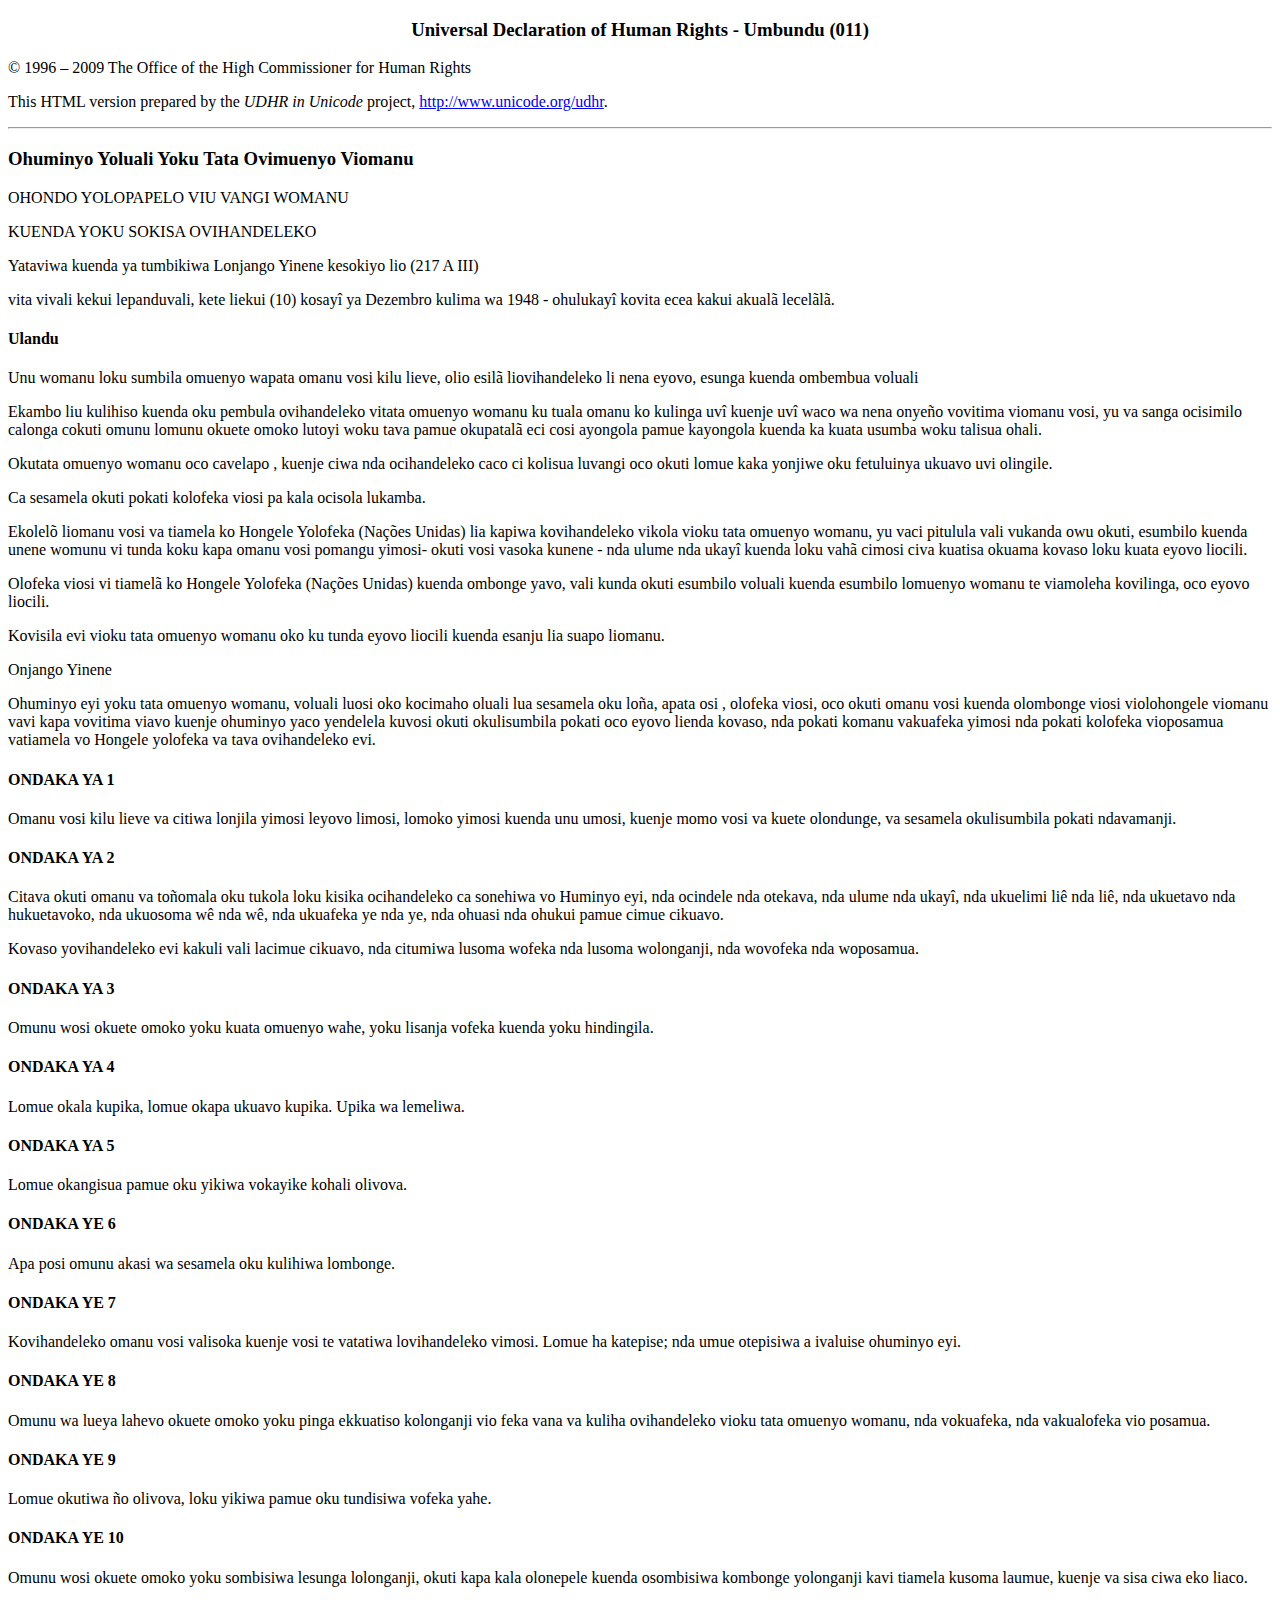
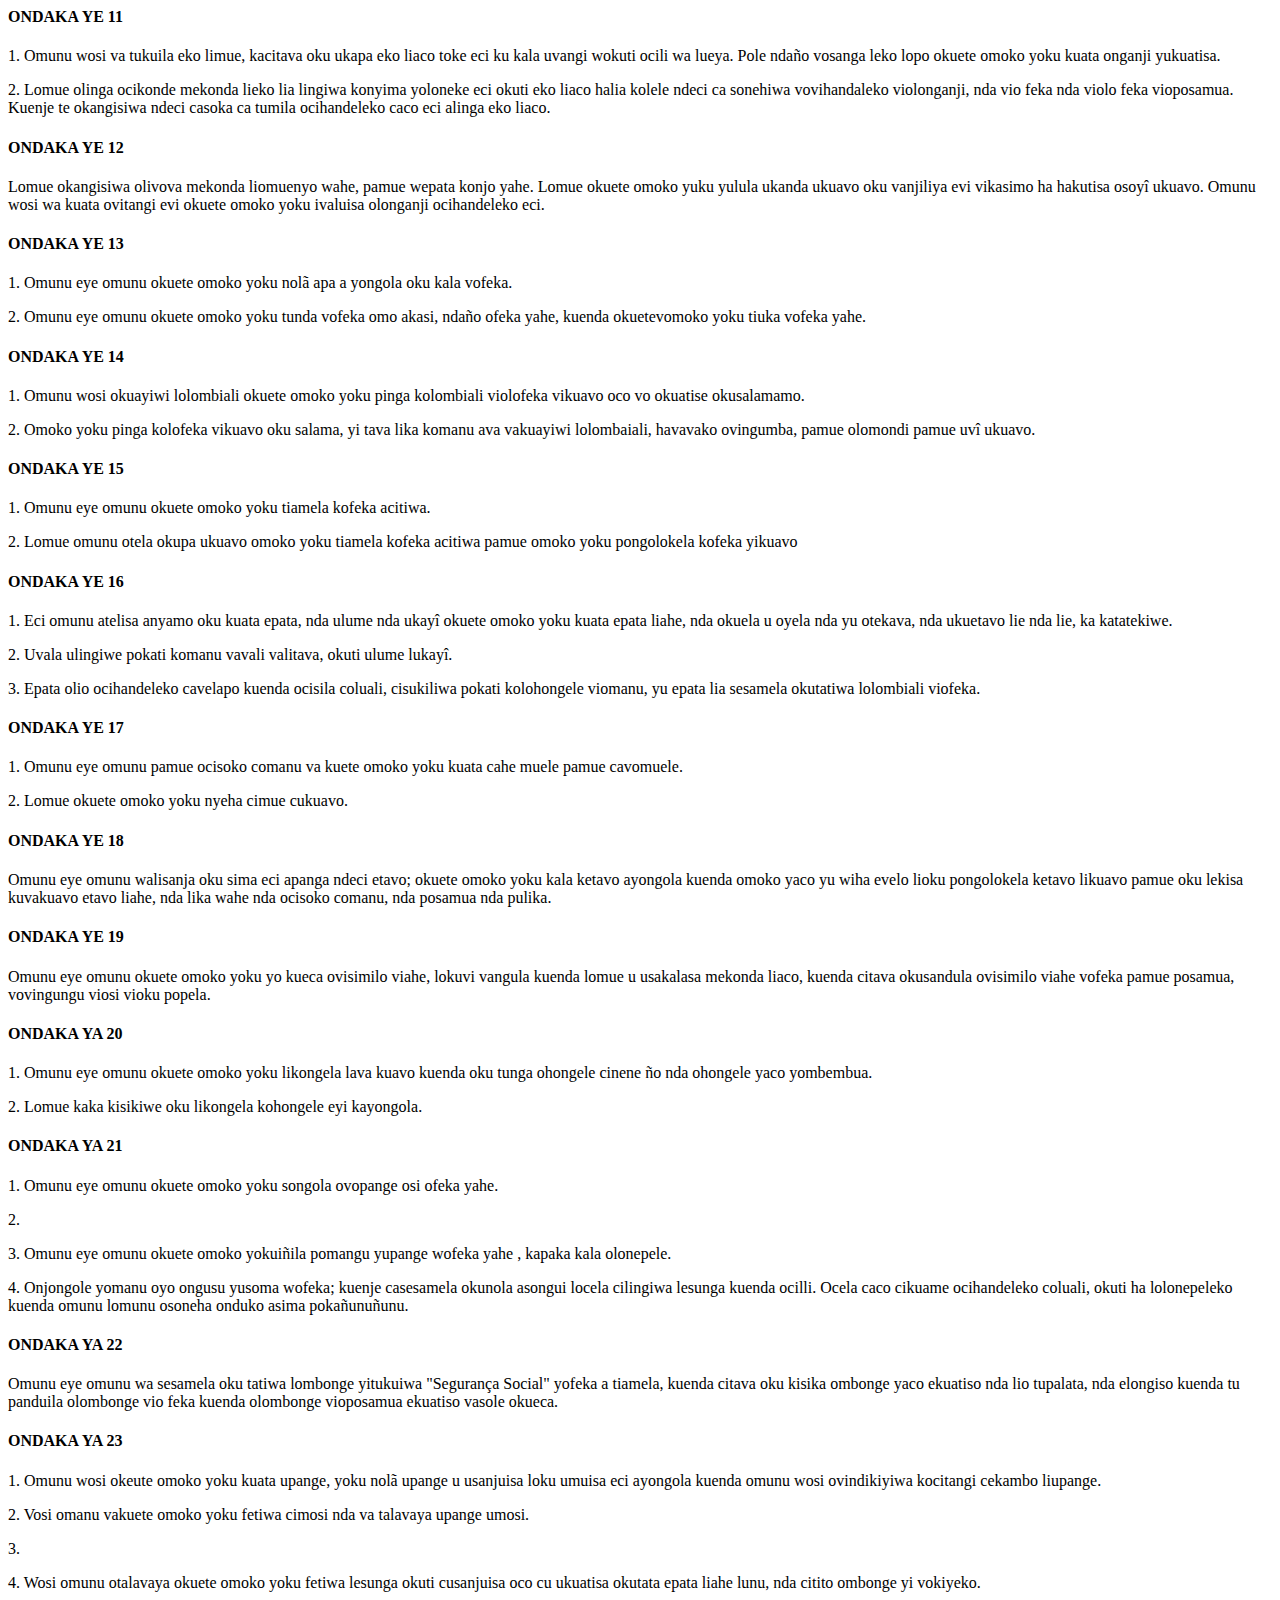
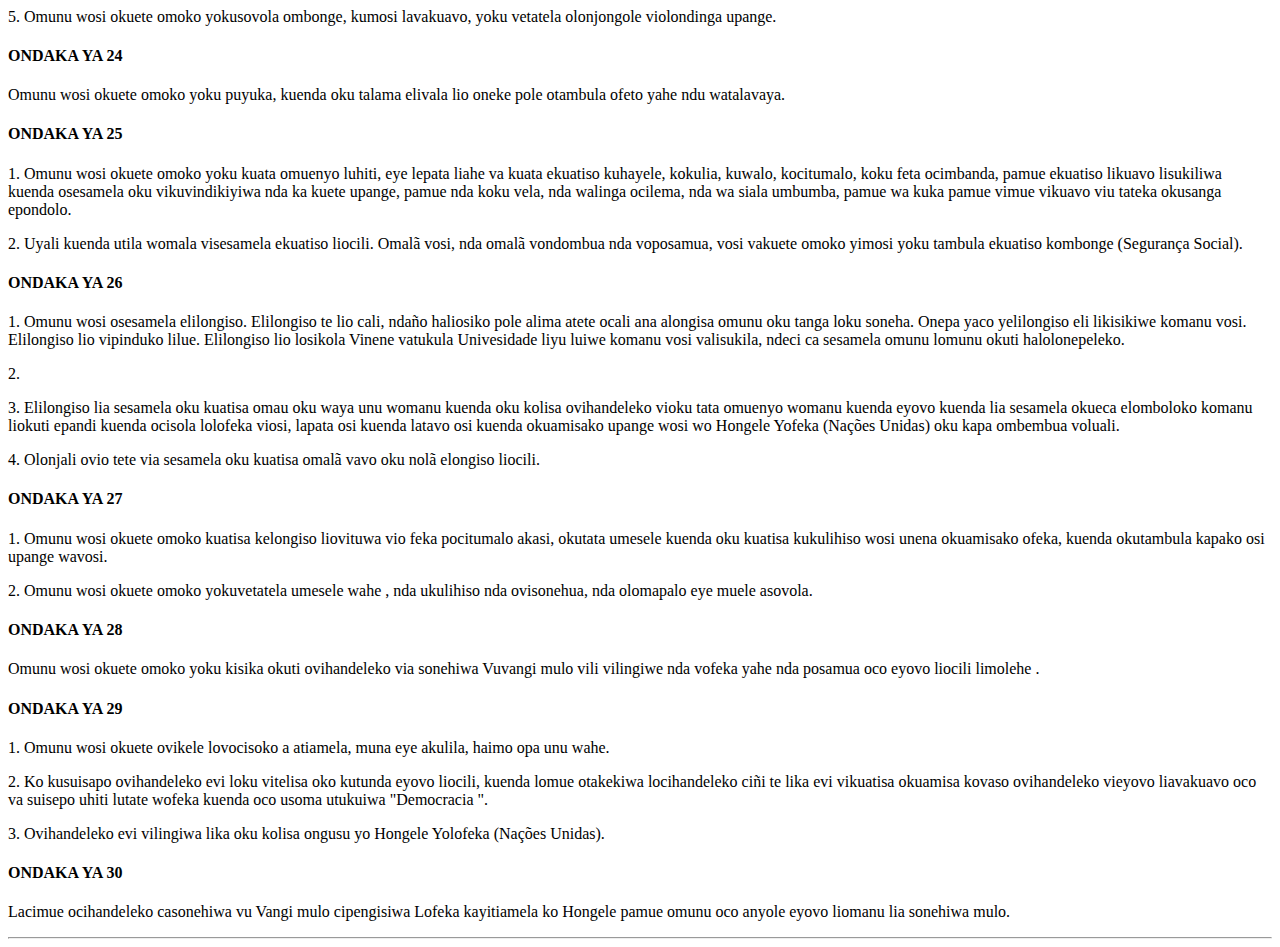
<file: udhr/html/udhr_011.html>
<!DOCTYPE html
  PUBLIC "-//W3C//DTD XHTML 1.0 Strict//EN" "http://www.w3.org/TR/xhtml1/DTD/xhtml1-strict.dtd">
<html xmlns="http://www.w3.org/1999/xhtml" lang="en">
   <head>
      <meta http-equiv="Content-Type" content="text/html; charset=UTF-8"/>
      <title>UDHR - Umbundu (011)</title>
   </head>
   <body dir="ltr">
      <h3 style="text-align:center">Universal Declaration of Human Rights - Umbundu (011)</h3>
      <p>© 1996 – 2009 The Office of the High Commissioner for Human Rights</p>
      <p>This HTML version prepared by the <i>UDHR in Unicode</i>
	project, <a href="https://www.unicode.org/udhr">http://www.unicode.org/udhr</a>.</p>
      <hr/>
      <div lang="umb" xml:lang="umb" dir="ltr">
         <h3>Ohuminyo Yoluali Yoku Tata Ovimuenyo Viomanu</h3>

  
         <p>OHONDO YOLOPAPELO VIU VANGI WOMANU</p>
         <p>KUENDA YOKU SOKISA OVIHANDELEKO</p>
         <p>Yataviwa kuenda ya tumbikiwa Lonjango Yinene kesokiyo lio (217 A III)</p>
         <p>vita vivali kekui lepanduvali, kete liekui (10) kosayî ya Dezembro kulima wa 1948 - ohulukayî kovita ecea kakui akualã lecelãlã.</p>
  

  
         <h4>Ulandu</h4>
         <p>Unu womanu loku sumbila omuenyo wapata omanu vosi kilu lieve, olio esilã liovihandeleko li nena eyovo, esunga kuenda ombembua voluali</p>
         <p>Ekambo liu kulihiso kuenda oku pembula ovihandeleko vitata omuenyo womanu ku tuala omanu ko kulinga uvî kuenje uvî waco wa nena onyeño vovitima viomanu vosi, yu va sanga ocisimilo calonga cokuti omunu lomunu okuete omoko lutoyi woku tava pamue okupatalã eci cosi ayongola pamue kayongola kuenda ka kuata usumba woku talisua ohali.</p>
         <p>Okutata omuenyo womanu oco cavelapo , kuenje ciwa nda ocihandeleko caco ci kolisua luvangi oco okuti lomue kaka yonjiwe oku fetuluinya ukuavo uvi olingile.</p>
         <p>Ca sesamela okuti pokati kolofeka viosi pa kala ocisola lukamba.</p>
         <p>Ekolelõ liomanu vosi va tiamela ko Hongele Yolofeka (Nações Unidas) lia kapiwa kovihandeleko vikola vioku tata omuenyo womanu, yu vaci pitulula vali vukanda owu okuti, esumbilo kuenda unene womunu vi tunda koku kapa omanu vosi pomangu yimosi- okuti vosi vasoka kunene - nda ulume nda ukayî kuenda loku vahã cimosi civa kuatisa okuama kovaso loku kuata eyovo liocili.</p>
         <p>Olofeka viosi vi tiamelã ko Hongele Yolofeka (Nações Unidas) kuenda ombonge yavo, vali kunda okuti esumbilo voluali kuenda esumbilo lomuenyo womanu te viamoleha kovilinga, oco eyovo liocili.</p>
         <p>Kovisila evi vioku tata omuenyo womanu oko ku tunda eyovo liocili kuenda esanju lia suapo liomanu.</p>
         <p>Onjango Yinene</p>
         <p>Ohuminyo eyi yoku tata omuenyo womanu, voluali luosi oko kocimaho oluali lua sesamela oku loña, apata osi , olofeka viosi, oco okuti omanu vosi kuenda olombonge viosi violohongele viomanu vavi kapa vovitima viavo kuenje ohuminyo yaco yendelela kuvosi okuti okulisumbila pokati oco eyovo lienda kovaso, nda pokati komanu vakuafeka yimosi nda pokati kolofeka vioposamua vatiamela vo Hongele yolofeka va tava ovihandeleko evi.</p>
  

  
         <h4>ONDAKA YA 1</h4>
         <p>Omanu vosi kilu lieve va citiwa lonjila yimosi leyovo limosi, lomoko yimosi kuenda unu umosi, kuenje momo vosi va kuete olondunge, va sesamela okulisumbila pokati ndavamanji.</p>
  
  
         <h4>ONDAKA YA 2</h4>
         <p>Citava okuti omanu va toñomala oku tukola loku kisika ocihandeleko ca sonehiwa vo Huminyo eyi, nda ocindele nda otekava, nda ulume nda ukayî, nda ukuelimi liê nda liê, nda ukuetavo nda hukuetavoko, nda ukuosoma wê nda wê, nda ukuafeka ye nda ye, nda ohuasi nda ohukui pamue cimue cikuavo.</p>
         <p>Kovaso yovihandeleko evi kakuli vali lacimue cikuavo, nda citumiwa lusoma wofeka nda lusoma wolonganji, nda wovofeka nda woposamua.</p>
  
  
         <h4>ONDAKA YA 3</h4>
         <p>Omunu wosi okuete omoko yoku kuata omuenyo wahe, yoku lisanja vofeka kuenda yoku hindingila.</p>
  
  
         <h4>ONDAKA YA 4</h4>
         <p>Lomue okala kupika, lomue okapa ukuavo kupika. Upika wa lemeliwa.</p>
  
  
         <h4>ONDAKA YA 5</h4>
         <p>Lomue okangisua pamue oku yikiwa vokayike kohali olivova.</p>
  
  
         <h4>ONDAKA YE 6</h4>
         <p>Apa posi omunu akasi wa sesamela oku kulihiwa lombonge.</p>
  
  
         <h4>ONDAKA YE 7</h4>
         <p>Kovihandeleko omanu vosi valisoka kuenje vosi te vatatiwa lovihandeleko vimosi. Lomue ha katepise; nda umue otepisiwa a ivaluise ohuminyo eyi.</p>
  
  
         <h4>ONDAKA YE 8</h4>
         <p>Omunu wa lueya lahevo okuete omoko yoku pinga ekkuatiso kolonganji vio feka vana va kuliha ovihandeleko vioku tata omuenyo womanu, nda vokuafeka, nda vakualofeka vio posamua.</p>
  
  
         <h4>ONDAKA YE 9</h4>
         <p>Lomue okutiwa ño olivova, loku yikiwa pamue oku tundisiwa vofeka yahe.</p>
  
  
         <h4>ONDAKA YE 10</h4>
         <p>Omunu wosi okuete omoko yoku sombisiwa lesunga lolonganji, okuti kapa kala olonepele kuenda osombisiwa kombonge yolonganji kavi tiamela kusoma laumue, kuenje va sisa ciwa eko liaco.</p>
  
  
         <h4>ONDAKA YE 11</h4>
    
      
        <p>1. Omunu wosi va tukuila eko limue, kacitava oku ukapa eko liaco toke eci ku kala uvangi wokuti ocili wa lueya. Pole ndaño vosanga leko lopo okuete omoko yoku kuata onganji yukuatisa.</p>
      
      
        <p>2. Lomue olinga ocikonde mekonda lieko lia lingiwa konyima yoloneke eci okuti eko liaco halia kolele ndeci ca sonehiwa vovihandaleko violonganji, nda vio feka nda violo feka vioposamua. Kuenje te okangisiwa ndeci casoka ca tumila ocihandeleko caco eci alinga eko liaco.</p>
      
    
  
  
         <h4>ONDAKA YE 12</h4>
         <p>Lomue okangisiwa olivova mekonda liomuenyo wahe, pamue wepata konjo yahe. Lomue okuete omoko yuku yulula ukanda ukuavo oku vanjiliya evi vikasimo ha hakutisa osoyî ukuavo. Omunu wosi wa kuata ovitangi evi okuete omoko yoku ivaluisa olonganji ocihandeleko eci.</p>
  
  
         <h4>ONDAKA YE 13</h4>
    
      
        <p>1. Omunu eye omunu okuete omoko yoku nolã apa a yongola oku kala vofeka.</p>
      
      
        <p>2. Omunu eye omunu okuete omoko yoku tunda vofeka omo akasi, ndaño ofeka yahe, kuenda okuetevomoko yoku tiuka vofeka yahe.</p>
      
    
  
  
         <h4>ONDAKA YE 14</h4>
    
      
        <p>1. Omunu wosi okuayiwi lolombiali okuete omoko yoku pinga kolombiali violofeka vikuavo oco vo okuatise okusalamamo.</p>
      
      
        <p>2. Omoko yoku pinga kolofeka vikuavo oku salama, yi tava lika komanu ava vakuayiwi lolombaiali, havavako ovingumba, pamue olomondi pamue uvî ukuavo.</p>
      
    
  
  
         <h4>ONDAKA YE 15</h4>
    
      
        <p>1. Omunu eye omunu okuete omoko yoku tiamela kofeka acitiwa.</p>
      
      
        <p>2. Lomue omunu otela okupa ukuavo omoko yoku tiamela kofeka acitiwa pamue omoko yoku pongolokela kofeka yikuavo</p>
      
    
  
  
         <h4>ONDAKA YE 16</h4>
    
      
        <p>1. Eci omunu atelisa anyamo oku kuata epata, nda ulume nda ukayî okuete omoko yoku kuata epata liahe, nda okuela u oyela nda yu otekava, nda ukuetavo lie nda lie, ka katatekiwe.</p>
      
      
        <p>2. Uvala ulingiwe pokati komanu vavali valitava, okuti ulume lukayî.</p>
      
      
        <p>3. Epata olio ocihandeleko cavelapo kuenda ocisila coluali, cisukiliwa pokati kolohongele viomanu, yu epata lia sesamela okutatiwa lolombiali viofeka.</p>
      
    
  
  
         <h4>ONDAKA YE 17</h4>
    
      
        <p>1. Omunu eye omunu pamue ocisoko comanu va kuete omoko yoku kuata cahe muele pamue cavomuele.</p>
      
      
        <p>2. Lomue okuete omoko yoku nyeha cimue cukuavo.</p>
      
    
  
  
         <h4>ONDAKA YE 18</h4>
         <p>Omunu eye omunu walisanja oku sima eci apanga ndeci etavo; okuete omoko yoku kala ketavo ayongola kuenda omoko yaco yu wiha evelo lioku pongolokela ketavo likuavo pamue oku lekisa kuvakuavo etavo liahe, nda lika wahe nda ocisoko comanu, nda posamua nda pulika.</p>
  
  
         <h4>ONDAKA YE 19</h4>
         <p>Omunu eye omunu okuete omoko yoku yo kueca ovisimilo viahe, lokuvi vangula kuenda lomue u usakalasa mekonda liaco, kuenda citava okusandula ovisimilo viahe vofeka pamue posamua, vovingungu viosi vioku popela.</p>
  
  
         <h4>ONDAKA YA 20</h4>
    
      
        <p>1. Omunu eye omunu okuete omoko yoku likongela lava kuavo kuenda oku tunga ohongele cinene ño nda ohongele yaco yombembua.</p>
      
      
        <p>2. Lomue kaka kisikiwe oku likongela kohongele eyi kayongola.</p>
      
    
  
  
         <h4>ONDAKA YA 21</h4>
    
      
        <p>1. Omunu eye omunu okuete omoko yoku songola ovopange osi ofeka yahe.</p>
      
      
        <p>2. </p>
      
      
        <p>3. Omunu eye omunu okuete omoko yokuiñila pomangu yupange wofeka yahe , kapaka kala olonepele.</p>
      
      
        <p>4. Onjongole yomanu oyo ongusu yusoma wofeka; kuenje casesamela okunola asongui locela cilingiwa lesunga kuenda ocilli. Ocela caco cikuame ocihandeleko coluali, okuti ha lolonepeleko kuenda omunu lomunu osoneha onduko asima pokañunuñunu.</p>
      
    
  
  
         <h4>ONDAKA YA 22</h4>
         <p>Omunu eye omunu wa sesamela oku tatiwa lombonge yitukuiwa "Segurança Social" yofeka a tiamela, kuenda citava oku kisika ombonge yaco ekuatiso nda lio tupalata, nda elongiso kuenda tu panduila olombonge vio feka kuenda olombonge vioposamua ekuatiso vasole okueca.</p>
  
  
         <h4>ONDAKA YA 23</h4>
    
      
        <p>1. Omunu wosi okeute omoko yoku kuata upange, yoku nolã upange u usanjuisa loku umuisa eci ayongola kuenda omunu wosi ovindikiyiwa kocitangi cekambo liupange.</p>
      
      
        <p>2. Vosi omanu vakuete omoko yoku fetiwa cimosi nda va talavaya upange umosi.</p>
      
      
        <p>3. </p>
      
      
        <p>4. Wosi omunu otalavaya okuete omoko yoku fetiwa lesunga okuti cusanjuisa oco cu ukuatisa okutata epata liahe lunu, nda citito ombonge yi vokiyeko.</p>
      
      
        <p>5. Omunu wosi okuete omoko yokusovola ombonge, kumosi lavakuavo, yoku vetatela olonjongole violondinga upange.</p>
      
    
  
  
         <h4>ONDAKA YA 24</h4>
         <p>Omunu wosi okuete omoko yoku puyuka, kuenda oku talama elivala lio oneke pole otambula ofeto yahe ndu watalavaya.</p>
  
  
         <h4>ONDAKA YA 25</h4>
    
      
        <p>1. Omunu wosi okuete omoko yoku kuata omuenyo luhiti, eye lepata liahe va kuata ekuatiso kuhayele, kokulia, kuwalo, kocitumalo, koku feta ocimbanda, pamue ekuatiso likuavo lisukiliwa kuenda osesamela oku vikuvindikiyiwa nda ka kuete upange, pamue nda koku vela, nda walinga ocilema, nda wa siala umbumba, pamue wa kuka pamue vimue vikuavo viu tateka okusanga epondolo.</p>
      
      
        <p>2. Uyali kuenda utila womala visesamela ekuatiso liocili. Omalã vosi, nda omalã vondombua nda voposamua, vosi vakuete omoko yimosi yoku tambula ekuatiso kombonge (Segurança Social).</p>
      
    
  
  
         <h4>ONDAKA YA 26</h4>
    
      
        <p>1. Omunu wosi osesamela elilongiso. Elilongiso te lio cali, ndaño haliosiko pole alima atete ocali ana alongisa omunu oku tanga loku soneha. Onepa yaco yelilongiso eli likisikiwe komanu vosi. Elilongiso lio vipinduko lilue. Elilongiso lio losikola Vinene vatukula Univesidade liyu luiwe komanu vosi valisukila, ndeci ca sesamela omunu lomunu okuti halolonepeleko.</p>
      
      
        <p>2. </p>
      
      
        <p>3. Elilongiso lia sesamela oku kuatisa omau oku waya unu womanu kuenda oku kolisa ovihandeleko vioku tata omuenyo womanu kuenda eyovo kuenda lia sesamela okueca elomboloko komanu liokuti epandi kuenda ocisola lolofeka viosi, lapata osi kuenda latavo osi kuenda okuamisako upange wosi wo Hongele Yofeka (Nações Unidas) oku kapa ombembua voluali.</p>
      
      
        <p>4. Olonjali ovio tete via sesamela oku kuatisa omalã vavo oku nolã elongiso liocili.</p>
      
    
  
  
         <h4>ONDAKA YA 27</h4>
    
      
        <p>1. Omunu wosi okuete omoko kuatisa kelongiso liovituwa vio feka pocitumalo akasi, okutata umesele kuenda oku kuatisa kukulihiso wosi unena okuamisako ofeka, kuenda okutambula kapako osi upange wavosi.</p>
      
      
        <p>2. Omunu wosi okuete omoko yokuvetatela umesele wahe , nda ukulihiso nda ovisonehua, nda olomapalo eye muele asovola.</p>
      
    
  
  
         <h4>ONDAKA YA 28</h4>
         <p>Omunu wosi okuete omoko yoku kisika okuti ovihandeleko via sonehiwa Vuvangi mulo vili vilingiwe nda vofeka yahe nda posamua oco eyovo liocili limolehe .</p>
  
  
         <h4>ONDAKA YA 29</h4>
    
      
        <p>1. Omunu wosi okuete ovikele lovocisoko a atiamela, muna eye akulila, haimo opa unu wahe.</p>
      
      
        <p>2. Ko kusuisapo ovihandeleko evi loku vitelisa oko kutunda eyovo liocili, kuenda lomue otakekiwa locihandeleko ciñi te lika evi vikuatisa okuamisa kovaso ovihandeleko vieyovo liavakuavo oco va suisepo uhiti lutate wofeka kuenda oco usoma utukuiwa "Democracia ".</p>
      
      
        <p>3. Ovihandeleko evi vilingiwa lika oku kolisa ongusu yo Hongele Yolofeka (Nações Unidas).</p>
      
    
  
  
         <h4>ONDAKA YA 30</h4>
         <p>Lacimue ocihandeleko casonehiwa vu Vangi mulo cipengisiwa Lofeka kayitiamela ko Hongele pamue omunu oco anyole eyovo liomanu lia sonehiwa mulo.</p>
  
      </div>
      <hr/>
   </body>
</html>
</file>
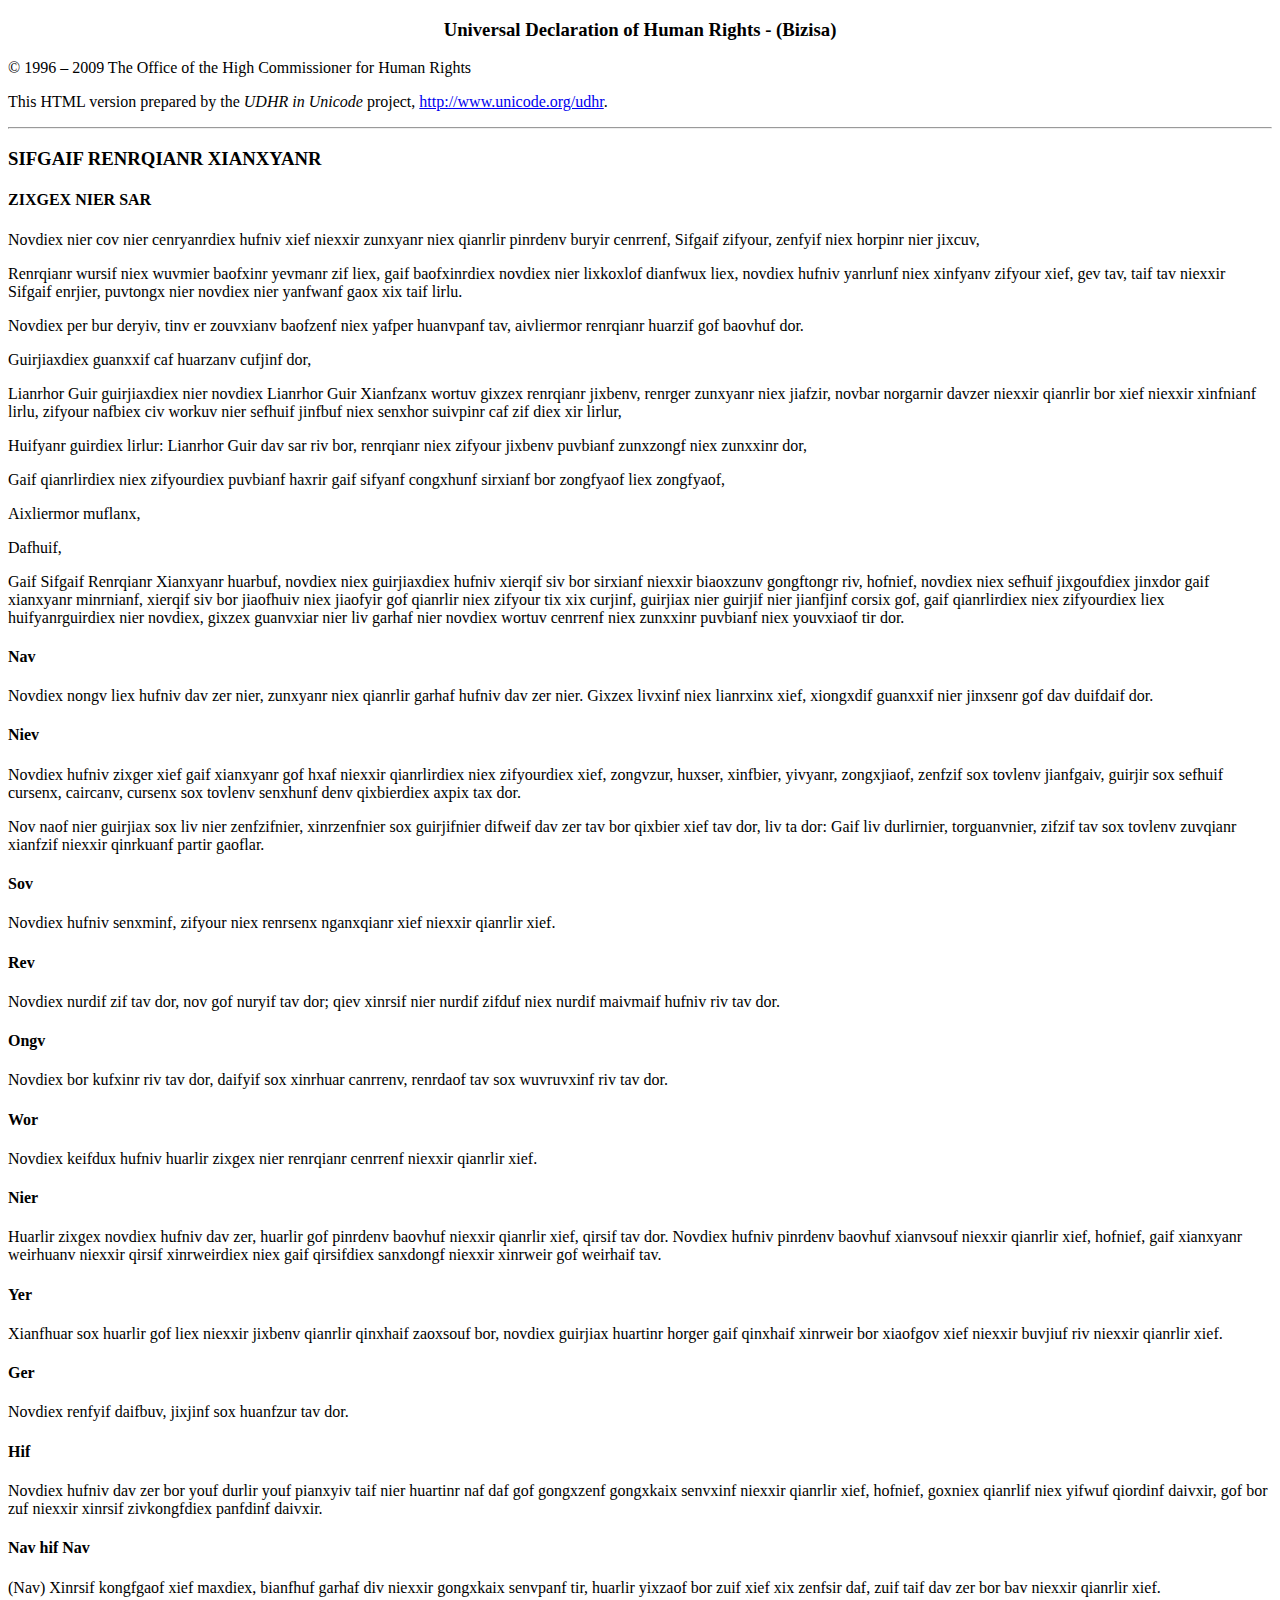
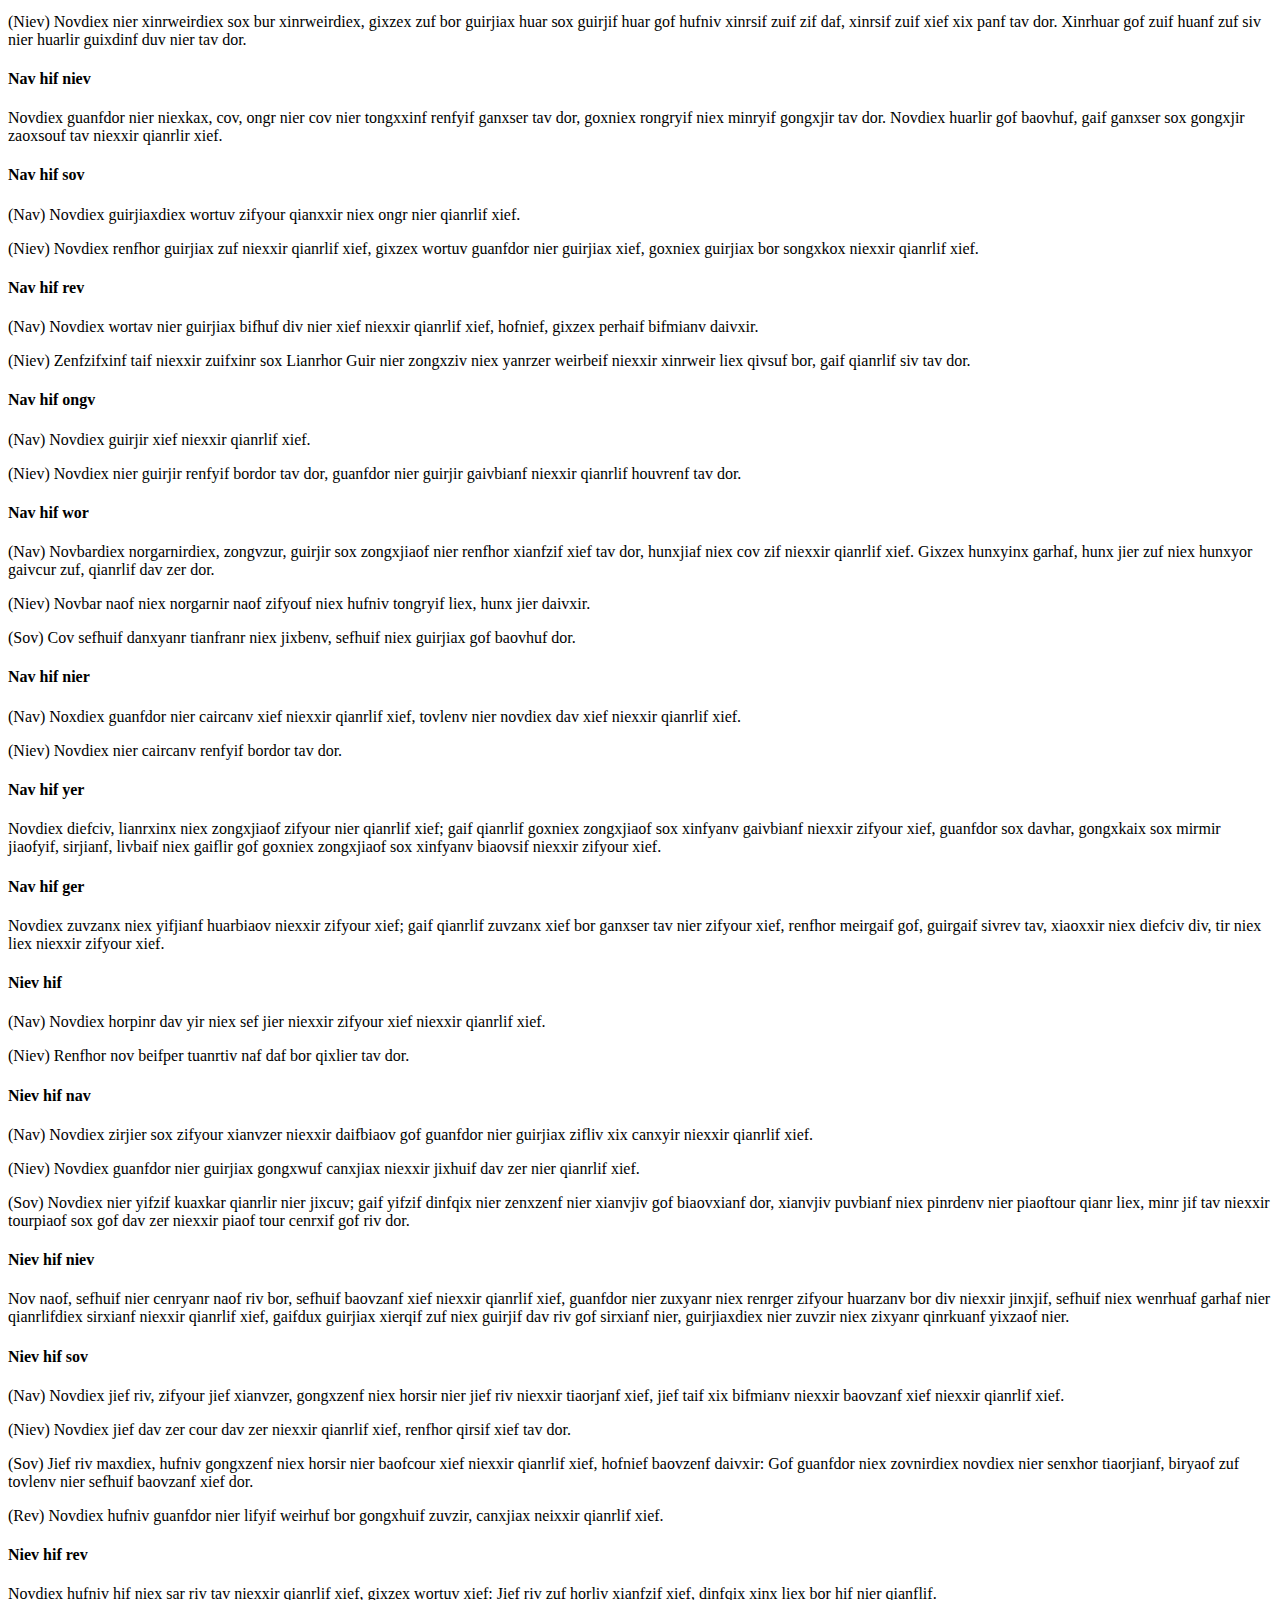
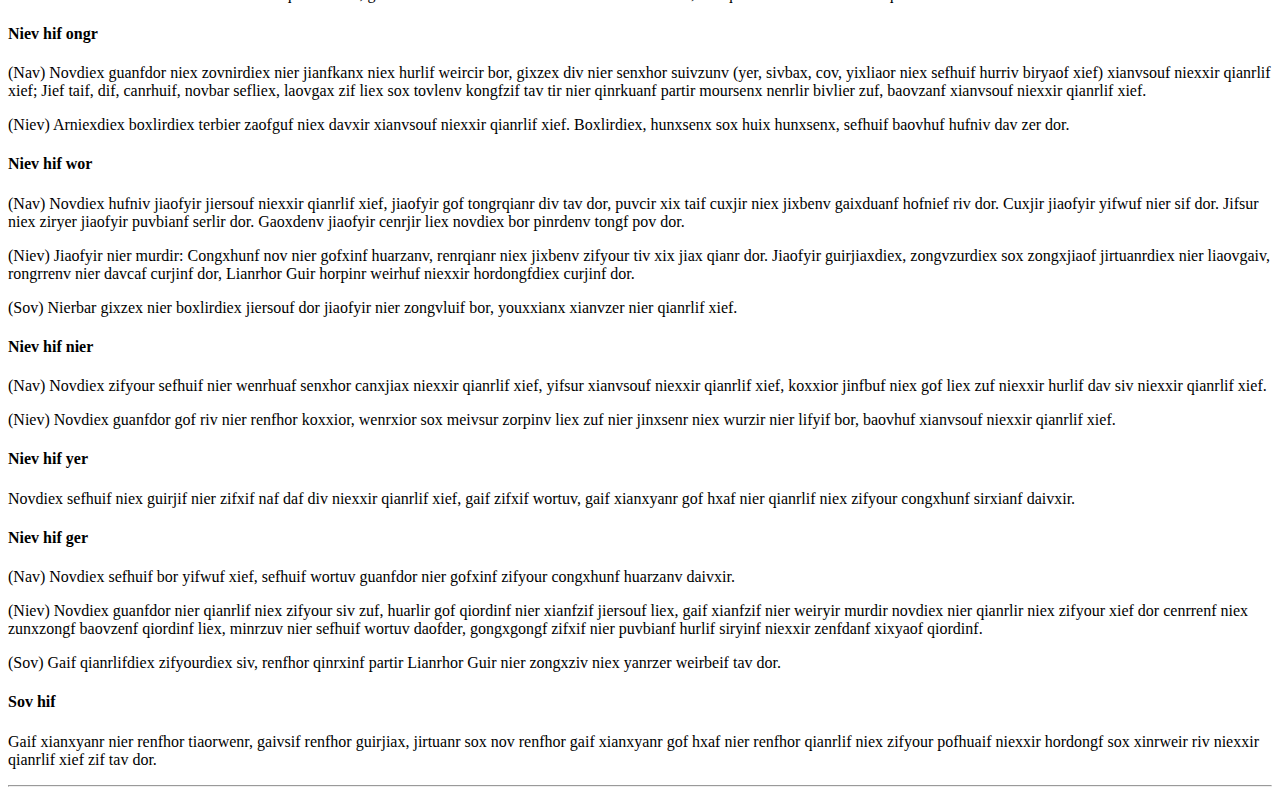
<file: udhr/html/udhr_012.html>
<!DOCTYPE html
  PUBLIC "-//W3C//DTD XHTML 1.0 Strict//EN" "http://www.w3.org/TR/xhtml1/DTD/xhtml1-strict.dtd">
<html xmlns="http://www.w3.org/1999/xhtml" lang="en">
   <head>
      <meta http-equiv="Content-Type" content="text/html; charset=UTF-8"/>
      <title>UDHR - (Bizisa)</title>
   </head>
   <body dir="ltr">
      <h3 style="text-align:center">Universal Declaration of Human Rights - (Bizisa)</h3>
      <p>© 1996 – 2009 The Office of the High Commissioner for Human Rights</p>
      <p>This HTML version prepared by the <i>UDHR in Unicode</i>
	project, <a href="https://www.unicode.org/udhr">http://www.unicode.org/udhr</a>.</p>
      <hr/>
      <div lang="und" xml:lang="und" dir="ltr">
         <h3>SIFGAIF RENRQIANR XIANXYANR</h3>
   
         <h4>ZIXGEX NIER SAR</h4>
         <p>Novdiex nier cov nier cenryanrdiex hufniv xief niexxir zunxyanr niex qianrlir pinrdenv buryir cenrrenf, Sifgaif zifyour, zenfyif niex horpinr nier jixcuv,</p>
         <p>Renrqianr wursif niex wuvmier baofxinr yevmanr zif liex, gaif baofxinrdiex novdiex nier lixkoxlof dianfwux liex, novdiex hufniv yanrlunf niex xinfyanv zifyour xief, gev tav, taif tav niexxir Sifgaif enrjier, puvtongx nier novdiex nier yanfwanf gaox xix taif lirlu.</p>
         <p>Novdiex per bur deryiv, tinv er zouvxianv baofzenf niex yafper huanvpanf tav, aivliermor renrqianr huarzif gof baovhuf dor.</p>
         <p>Guirjiaxdiex guanxxif caf huarzanv cufjinf dor,</p>
         <p>Lianrhor Guir guirjiaxdiex nier novdiex Lianrhor Guir Xianfzanx wortuv gixzex renrqianr jixbenv, renrger zunxyanr niex jiafzir, novbar norgarnir davzer niexxir qianrlir bor xief niexxir xinfnianf lirlu, zifyour nafbiex civ workuv nier sefhuif jinfbuf niex senxhor suivpinr caf zif diex xir lirlur,</p>
         <p>Huifyanr guirdiex lirlur: Lianrhor Guir dav sar riv bor, renrqianr niex zifyour jixbenv puvbianf zunxzongf niex zunxxinr dor,</p>
         <p>Gaif qianrlirdiex niex zifyourdiex puvbianf haxrir gaif sifyanf congxhunf sirxianf bor zongfyaof liex zongfyaof,</p>
         <p>Aixliermor muflanx,</p>
         <p>Dafhuif,</p>
         <p>Gaif Sifgaif Renrqianr Xianxyanr huarbuf, novdiex niex guirjiaxdiex hufniv xierqif siv bor sirxianf niexxir biaoxzunv gongftongr riv, hofnief, novdiex niex sefhuif jixgoufdiex jinxdor gaif xianxyanr minrnianf, xierqif siv bor jiaofhuiv niex jiaofyir gof qianrlir niex zifyour tix xix curjinf, guirjiax nier guirjif nier jianfjinf corsix gof, gaif qianrlirdiex niex zifyourdiex liex huifyanrguirdiex nier novdiex, gixzex guanvxiar nier liv garhaf nier novdiex wortuv cenrrenf niex zunxxinr puvbianf niex youvxiaof tir dor.</p>
   
   
         <h4>Nav</h4>
         <p>Novdiex nongv liex hufniv dav zer nier, zunxyanr niex qianrlir garhaf hufniv dav zer nier. Gixzex livxinf niex lianrxinx xief, xiongxdif guanxxif nier jinxsenr gof dav duifdaif dor.</p>
   
   
         <h4>Niev</h4>
         <p>Novdiex hufniv zixger xief gaif xianxyanr gof hxaf niexxir qianrlirdiex niex zifyourdiex xief, zongvzur, huxser, xinfbier, yivyanr, zongxjiaof, zenfzif sox tovlenv jianfgaiv, guirjir sox sefhuif cursenx, caircanv, cursenx sox tovlenv senxhunf denv qixbierdiex axpix tax dor.</p>
         <p>Nov naof nier guirjiax sox liv nier zenfzifnier, xinrzenfnier sox guirjifnier difweif dav zer tav bor qixbier xief tav dor, liv ta dor: Gaif liv durlirnier, torguanvnier, zifzif tav sox tovlenv zuvqianr xianfzif niexxir qinrkuanf partir gaoflar.</p>
  
   
         <h4>Sov</h4>
         <p>Novdiex hufniv senxminf, zifyour niex renrsenx nganxqianr xief niexxir qianrlir xief.</p>
   
   
         <h4>Rev</h4>
         <p>Novdiex nurdif zif tav dor, nov gof nuryif tav dor; qiev xinrsif nier nurdif zifduf niex nurdif maivmaif hufniv riv tav dor.</p>
   
   
         <h4>Ongv</h4>
         <p>Novdiex bor kufxinr riv tav dor, daifyif sox xinrhuar canrrenv, renrdaof tav sox wuvruvxinf riv tav dor.</p>
   
   
         <h4>Wor</h4>
         <p>Novdiex keifdux hufniv huarlir zixgex nier renrqianr cenrrenf niexxir qianrlir xief.</p>
   
   
         <h4>Nier</h4>
         <p>Huarlir zixgex novdiex hufniv dav zer, huarlir gof pinrdenv baovhuf niexxir qianrlir xief, qirsif tav dor. Novdiex hufniv pinrdenv baovhuf xianvsouf niexxir qianrlir xief, hofnief, gaif xianxyanr weirhuanv niexxir qirsif xinrweirdiex niex gaif qirsifdiex sanxdongf niexxir xinrweir gof weirhaif tav.</p>
   
   
         <h4>Yer</h4>
         <p>Xianfhuar sox huarlir gof liex niexxir jixbenv qianrlir qinxhaif zaoxsouf bor, novdiex guirjiax huartinr horger gaif qinxhaif xinrweir bor xiaofgov xief niexxir buvjiuf riv niexxir qianrlir xief.</p>
   
   
         <h4>Ger</h4>
         <p>Novdiex renfyif daifbuv, jixjinf sox huanfzur tav dor.</p>
   
   
         <h4>Hif</h4>
         <p>Novdiex hufniv dav zer bor youf durlir youf pianxyiv taif nier huartinr naf daf gof gongxzenf gongxkaix senvxinf niexxir qianrlir xief, hofnief, goxniex qianrlif niex yifwuf qiordinf daivxir, gof bor zuf niexxir xinrsif zivkongfdiex panfdinf daivxir.</p>
   
   
         <h4>Nav hif Nav</h4>
      
         
            <p>(Nav) Xinrsif kongfgaof xief maxdiex, bianfhuf garhaf div niexxir gongxkaix senvpanf tir, huarlir yixzaof bor zuif xief xix zenfsir daf, zuif taif dav zer bor bav niexxir qianrlir xief.</p>
         
         
            <p>(Niev) Novdiex nier xinrweirdiex sox bur xinrweirdiex, gixzex zuf bor guirjiax huar sox guirjif huar gof hufniv xinrsif zuif zif daf, xinrsif zuif xief xix panf tav dor. Xinrhuar gof zuif huanf zuf siv nier huarlir guixdinf duv nier tav dor.</p>
         
      
   
   
         <h4>Nav hif niev</h4>
         <p>Novdiex guanfdor nier niexkax, cov, ongr nier cov nier tongxxinf renfyif ganxser tav dor, goxniex rongryif niex minryif gongxjir tav dor. Novdiex huarlir gof baovhuf, gaif ganxser sox gongxjir zaoxsouf tav niexxir qianrlir xief.</p>
   
   
         <h4>Nav hif sov</h4>
      
         
            <p>(Nav) Novdiex guirjiaxdiex wortuv zifyour qianxxir niex ongr nier qianrlif xief.</p>
         
         
            <p>(Niev) Novdiex renfhor guirjiax zuf niexxir qianrlif xief, gixzex wortuv guanfdor nier guirjiax xief, goxniex guirjiax bor songxkox niexxir qianrlif xief.</p>
         
      
   
   
         <h4>Nav hif rev</h4>
      
         
            <p>(Nav) Novdiex wortav nier guirjiax bifhuf div nier xief niexxir qianrlif xief, hofnief, gixzex perhaif bifmianv daivxir.</p>
         
         
            <p>(Niev) Zenfzifxinf taif niexxir zuifxinr sox Lianrhor Guir nier zongxziv niex yanrzer weirbeif niexxir xinrweir liex qivsuf bor, gaif qianrlif siv tav dor.</p>
         
      
   
   
         <h4>Nav hif ongv</h4>
      
         
            <p>(Nav) Novdiex guirjir xief niexxir qianrlif xief.</p>
         
         
            <p>(Niev) Novdiex nier guirjir renfyif bordor tav dor, guanfdor nier guirjir gaivbianf niexxir qianrlif houvrenf tav dor.</p>
         
      
   
   
         <h4>Nav hif wor</h4>
      
         
            <p>(Nav) Novbardiex norgarnirdiex, zongvzur, guirjir sox zongxjiaof nier renfhor xianfzif xief tav dor, hunxjiaf niex cov zif niexxir qianrlif xief. Gixzex hunxyinx garhaf, hunx jier zuf niex hunxyor gaivcur zuf, qianrlif dav zer dor.</p>
         
         
            <p>(Niev) Novbar naof niex norgarnir naof zifyouf niex hufniv tongryif liex, hunx jier daivxir.</p>
         
         
            <p>(Sov) Cov sefhuif danxyanr tianfranr niex jixbenv, sefhuif niex guirjiax gof baovhuf dor.</p>
         
      
   
   
         <h4>Nav hif nier</h4>
      
         
            <p>(Nav) Noxdiex guanfdor nier caircanv xief niexxir qianrlif xief, tovlenv nier novdiex dav xief niexxir qianrlif xief.</p>
         
         
            <p>(Niev) Novdiex nier caircanv renfyif bordor tav dor.</p>
         
      
   
   
         <h4>Nav hif yer</h4>
         <p>Novdiex diefciv, lianrxinx niex zongxjiaof zifyour nier qianrlif xief; gaif qianrlif goxniex zongxjiaof sox xinfyanv gaivbianf niexxir zifyour xief, guanfdor sox davhar, gongxkaix sox mirmir jiaofyif, sirjianf, livbaif niex gaiflir gof goxniex zongxjiaof sox xinfyanv biaovsif niexxir zifyour xief.</p>
   
   
         <h4>Nav hif ger</h4>
         <p>Novdiex zuvzanx niex yifjianf huarbiaov niexxir zifyour xief; gaif qianrlif zuvzanx xief bor ganxser tav nier zifyour xief, renfhor meirgaif gof, guirgaif sivrev tav, xiaoxxir niex diefciv div, tir niex liex niexxir zifyour xief.</p>
   
   
         <h4>Niev hif</h4>
      
          
            <p>(Nav) Novdiex horpinr dav yir niex sef jier niexxir zifyour xief niexxir qianrlif xief.</p>
         
         
            <p>(Niev) Renfhor nov beifper tuanrtiv naf daf bor qixlier tav dor.</p>
         
     
   
   
         <h4>Niev hif nav</h4>
      
         
            <p>(Nav) Novdiex zirjier sox zifyour xianvzer niexxir daifbiaov gof guanfdor nier guirjiax zifliv xix canxyir niexxir qianrlif xief.</p>
         
         
            <p>(Niev) Novdiex guanfdor nier guirjiax gongxwuf canxjiax niexxir jixhuif dav zer nier qianrlif xief.</p>
         
         
            <p>(Sov) Novdiex nier yifzif kuaxkar qianrlir nier jixcuv; gaif yifzif dinfqix nier zenxzenf nier xianvjiv gof biaovxianf dor, xianvjiv puvbianf niex pinrdenv nier piaoftour qianr liex, minr jif tav niexxir tourpiaof sox gof dav zer niexxir piaof tour cenrxif gof riv dor.</p>
         
      
   
   
         <h4>Niev hif niev</h4>
         <p>Nov naof, sefhuif nier cenryanr naof riv bor, sefhuif baovzanf xief niexxir qianrlif xief, guanfdor nier zuxyanr niex renrger zifyour huarzanv bor div niexxir jinxjif, sefhuif niex wenrhuaf garhaf nier qianrlifdiex sirxianf niexxir qianrlif xief, gaifdux guirjiax xierqif zuf niex guirjif dav riv gof sirxianf nier, guirjiaxdiex nier zuvzir niex zixyanr qinrkuanf yixzaof nier.</p>
   
   
         <h4>Niev hif sov</h4>
      
         
            <p>(Nav) Novdiex jief riv, zifyour jief xianvzer, gongxzenf niex horsir nier jief riv niexxir tiaorjanf xief, jief taif xix bifmianv niexxir baovzanf xief niexxir qianrlif xief.</p>
         
         
            <p>(Niev) Novdiex jief dav zer cour dav zer niexxir qianrlif xief, renfhor qirsif xief tav dor.</p>
         
         
            <p>(Sov) Jief riv maxdiex, hufniv gongxzenf niex horsir nier baofcour xief niexxir qianrlif xief, hofnief baovzenf daivxir: Gof guanfdor niex zovnirdiex novdiex nier senxhor tiaorjianf, biryaof zuf tovlenv nier sefhuif baovzanf xief dor.</p>
         
         
            <p>(Rev) Novdiex hufniv guanfdor nier lifyif weirhuf bor gongxhuif zuvzir, canxjiax neixxir qianrlif xief.</p>
         
      
   
   
         <h4>Niev hif rev</h4>
         <p>Novdiex hufniv hif niex sar riv tav niexxir qianrlif xief, gixzex wortuv xief: Jief riv zuf horliv xianfzif xief, dinfqix xinx liex bor hif nier qianflif.</p>
   
   
         <h4>Niev hif ongr</h4>
      
         
            <p>(Nav) Novdiex guanfdor niex zovnirdiex nier jianfkanx niex hurlif weircir bor, gixzex div nier senxhor suivzunv (yer, sivbax, cov, yixliaor niex sefhuif hurriv biryaof xief) xianvsouf niexxir qianrlif xief; Jief taif, dif, canrhuif, novbar sefliex, laovgax zif liex sox tovlenv kongfzif tav tir nier qinrkuanf partir moursenx nenrlir bivlier zuf, baovzanf xianvsouf niexxir qianrlif xief.</p>
         
         
            <p>(Niev) Arniexdiex boxlirdiex terbier zaofguf niex davxir xianvsouf niexxir qianrlif xief. Boxlirdiex, hunxsenx sox huix hunxsenx, sefhuif baovhuf hufniv dav zer dor.</p>
         
      
   
   
         <h4>Niev hif wor</h4>
      
         
            <p>(Nav) Novdiex hufniv jiaofyir jiersouf niexxir qianrlif xief, jiaofyir gof tongrqianr div tav dor, puvcir xix taif cuxjir niex jixbenv gaixduanf hofnief riv dor. Cuxjir jiaofyir yifwuf nier sif dor. Jifsur niex ziryer jiaofyir puvbianf serlir dor. Gaoxdenv jiaofyir cenrjir liex novdiex bor pinrdenv tongf pov dor.</p>
         
         
            <p>(Niev) Jiaofyir nier murdir: Congxhunf nov nier gofxinf huarzanv, renrqianr niex jixbenv zifyour tiv xix jiax qianr dor. Jiaofyir guirjiaxdiex, zongvzurdiex sox zongxjiaof jirtuanrdiex nier liaovgaiv, rongrrenv nier davcaf curjinf dor, Lianrhor Guir horpinr weirhuf niexxir hordongfdiex curjinf dor.</p>
         
         
            <p>(Sov) Nierbar gixzex nier boxlirdiex jiersouf dor jiaofyir nier zongvluif bor, youxxianx xianvzer nier qianrlif xief.</p>
         
      
   
   
         <h4>Niev hif nier</h4>
      
         
            <p>(Nav) Novdiex zifyour sefhuif nier wenrhuaf senxhor canxjiax niexxir qianrlif xief, yifsur xianvsouf niexxir qianrlif xief, koxxior jinfbuf niex gof liex zuf niexxir hurlif dav siv niexxir qianrlif xief.</p>
         
         
            <p>(Niev) Novdiex guanfdor gof riv nier renfhor koxxior, wenrxior sox meivsur zorpinv liex zuf nier jinxsenr niex wurzir nier lifyif bor, baovhuf xianvsouf niexxir qianrlif xief.</p>
         
      
   
   
         <h4>Niev hif yer</h4>
         <p>Novdiex sefhuif niex guirjif nier zifxif naf daf div niexxir qianrlif xief, gaif zifxif wortuv, gaif xianxyanr gof hxaf nier qianrlif niex zifyour congxhunf sirxianf daivxir.</p>
   
   
         <h4>Niev hif ger</h4>
      
         
            <p>(Nav) Novdiex sefhuif bor yifwuf xief, sefhuif wortuv guanfdor nier gofxinf zifyour congxhunf huarzanv daivxir.</p>
         
         
            <p>(Niev) Novdiex guanfdor nier qianrlif niex zifyour siv zuf, huarlir gof qiordinf nier xianfzif jiersouf liex, gaif xianfzif nier weiryir murdir novdiex nier qianrlir niex zifyour xief dor cenrrenf niex zunxzongf baovzenf qiordinf liex, minrzuv nier sefhuif wortuv daofder, gongxgongf zifxif nier puvbianf hurlif siryinf niexxir zenfdanf xixyaof qiordinf.</p>
         
         
            <p>(Sov) Gaif qianrlifdiex zifyourdiex siv, renfhor qinrxinf partir Lianrhor Guir nier zongxziv niex yanrzer weirbeif tav dor.</p>
         
      
   
   
         <h4>Sov hif</h4>
         <p>Gaif xianxyanr nier renfhor tiaorwenr, gaivsif renfhor guirjiax, jirtuanr sox nov renfhor gaif xianxyanr gof hxaf nier renfhor qianrlif niex zifyour pofhuaif niexxir hordongf sox xinrweir riv niexxir qianrlif xief zif tav dor.</p>
   
      </div>
      <hr/>
   </body>
</html>
</file>
<file: stylesheet.css>
body {
  min-width: 800px;
  margin: auto;
  font-family: sans-serif;
  background-color: #f7f7f7;
}

header {
  text-align: center;
}

main {
  text-align: center;
}

section {
  text-align: center;
}

footer {
  text-align: center;
  margin-top: 40px;
  font-size: small;
}

a {
  color: black;
  font-weight: bold;
}

a:hover {
  text-decoration: none;
}

img {
  width: 600px;
}

.degree::after {
  content: "°";
}

/* Following code by https://dev.to/dcodeyt/creating-beautiful-html-tables-with-css-428l */

table {
  border-collapse: collapse;
  margin: auto;
  font-size: 0.9em;
  font-family: sans-serif;
  min-width: 400px;
  box-shadow: 0 0 20px rgba(0, 0, 0, 0.15);
}

.decorated tr td:first-child,
table thead tr {
  background-color: #5f61e2;
  color: #ffffff;
}

table th,
table td {
  padding: 12px 15px;
}

table tbody tr {
  border-bottom: 1px solid #dddddd;
}

table tbody tr:nth-of-type(even) {
  background-color: #f3f3f3;
}

table tbody tr:last-of-type {
  border-bottom: 2px solid #5f61e2;
}

table tbody tr.active-row {
  font-weight: bold;
  color: #5f61e2;
}
</file>
